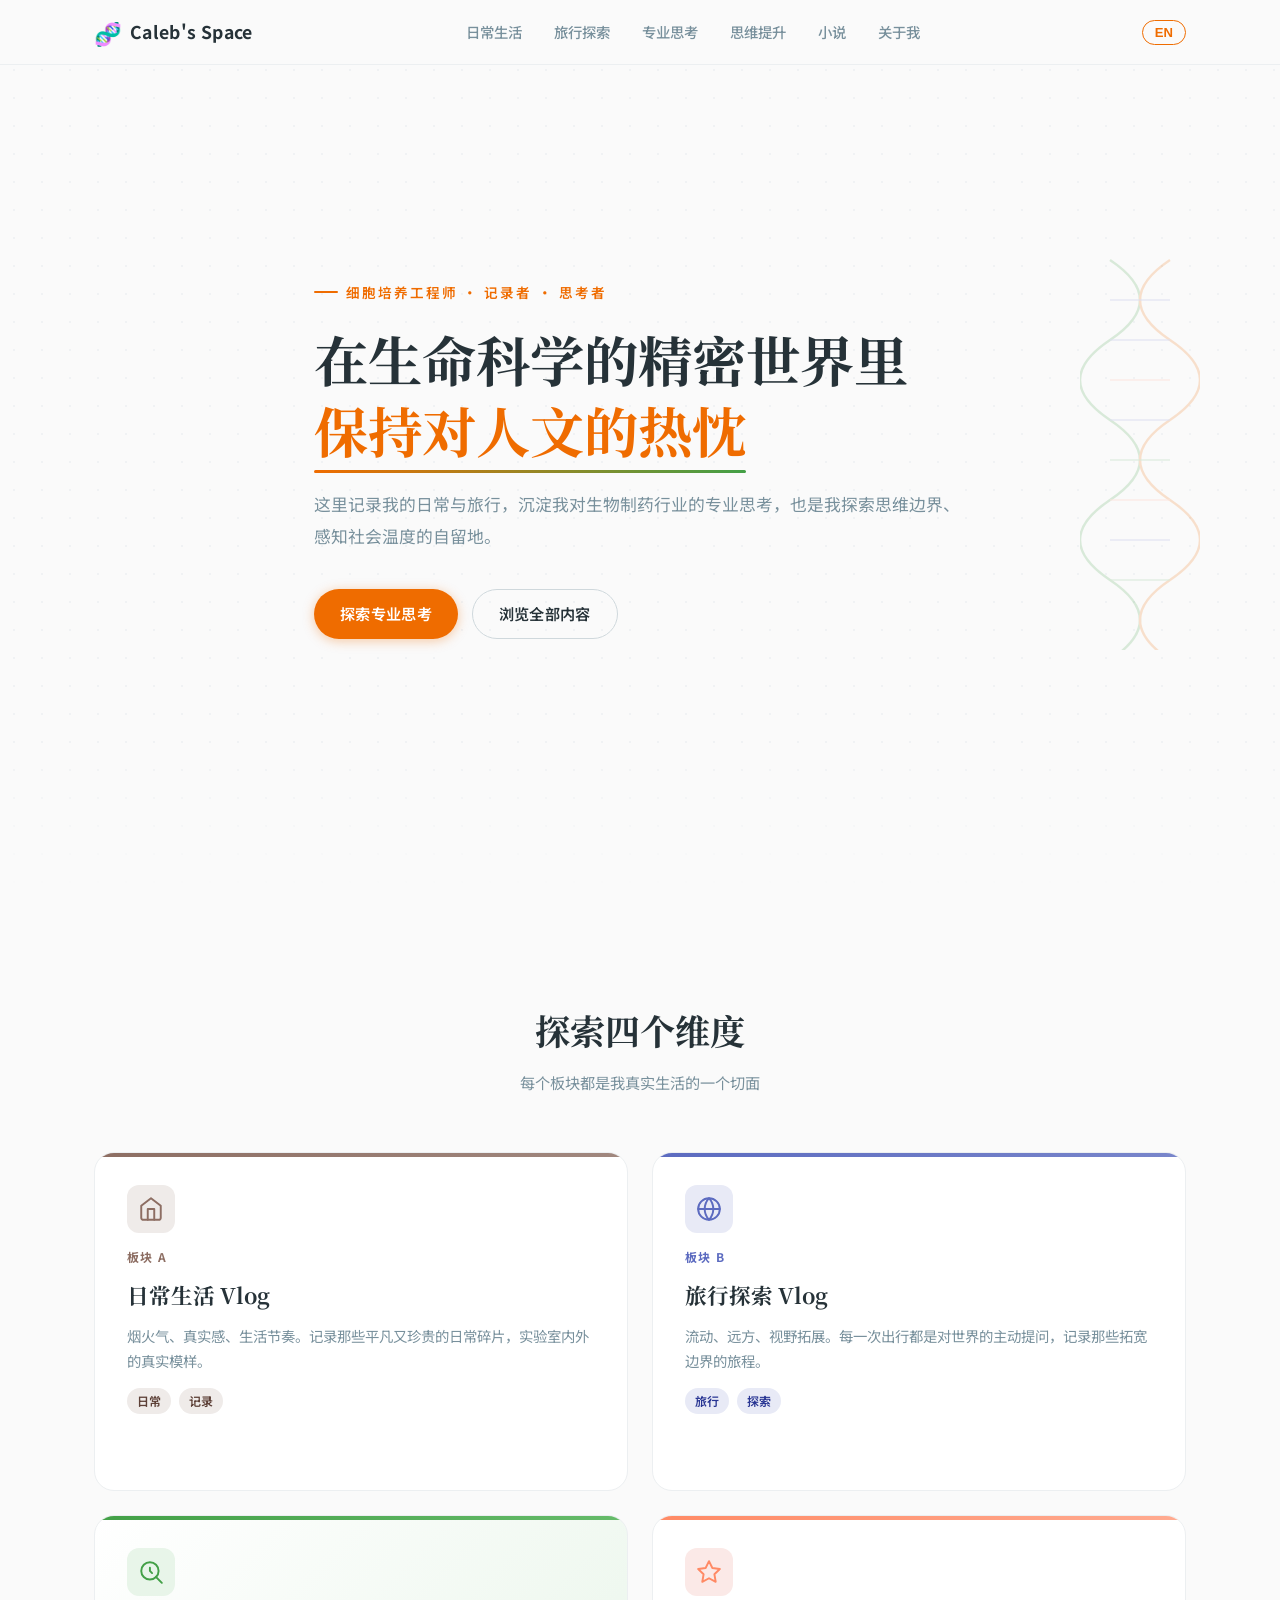
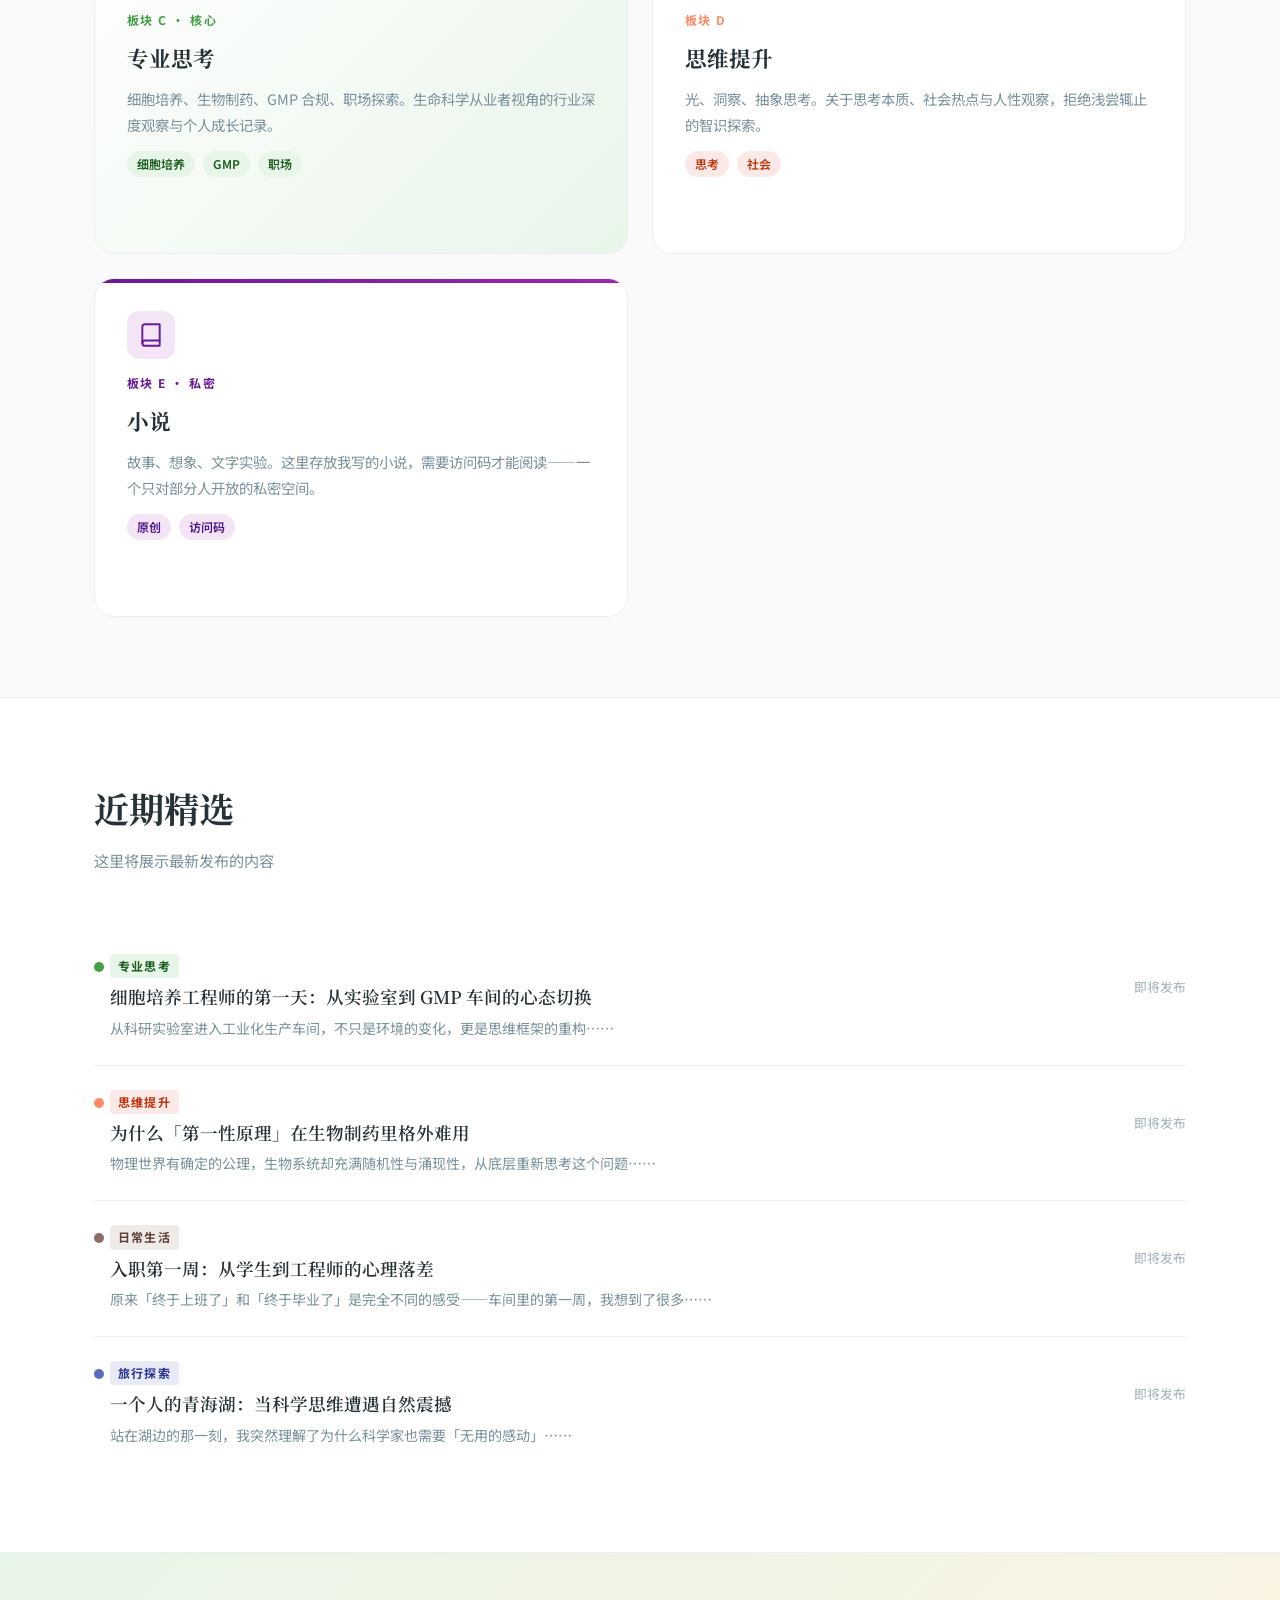
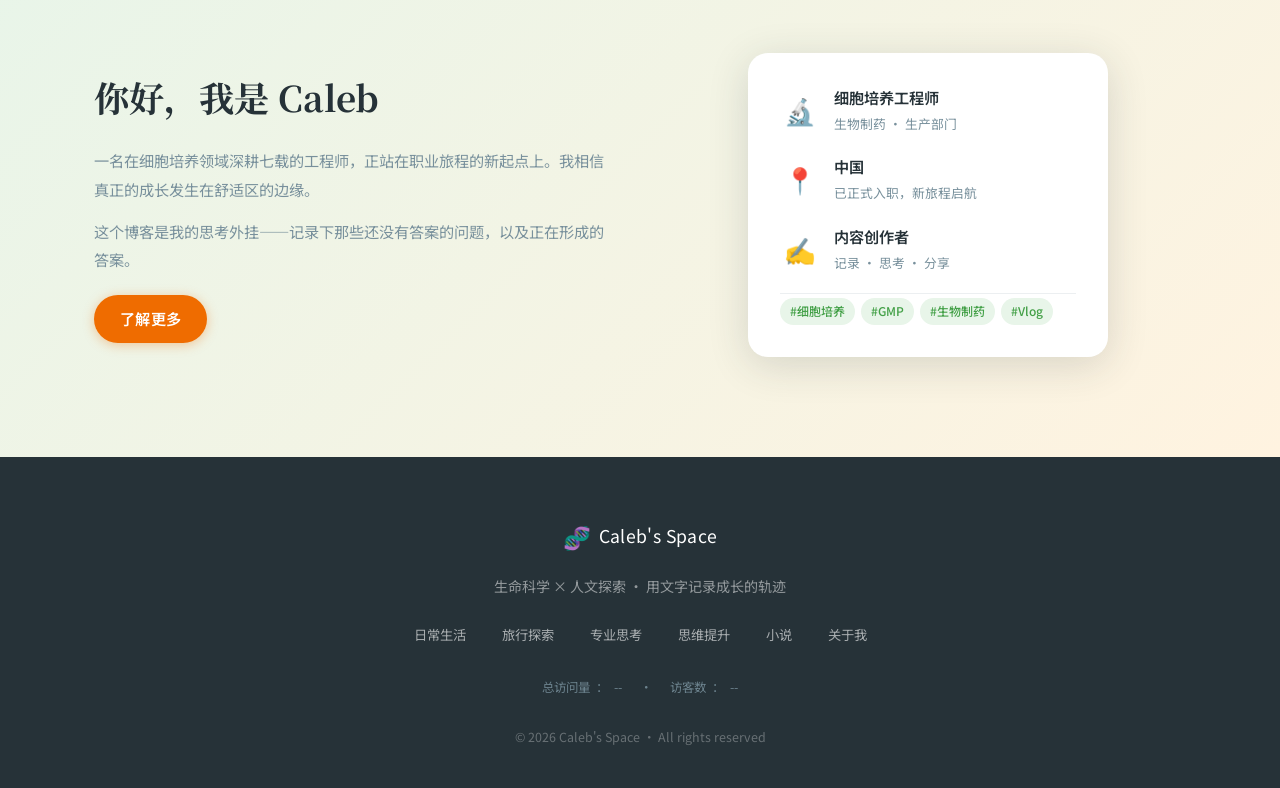
<file: index.html>
<!DOCTYPE html>
<html lang="zh-CN">
<head>
  <meta charset="UTF-8" />
  <meta name="viewport" content="width=device-width, initial-scale=1.0" />
  <title>Caleb's Space — 生命科学 × 人文探索</title>
  <link rel="preconnect" href="https://fonts.googleapis.com" />
  <link rel="preconnect" href="https://fonts.gstatic.com" crossorigin />
  <link href="https://fonts.googleapis.com/css2?family=Noto+Serif+SC:wght@400;600;700&family=Noto+Sans+SC:wght@300;400;500;700&display=swap" rel="stylesheet" />
  <link rel="stylesheet" href="css/main.css" />
  <style>
    /* ---- Language Toggle Button ---- */
    #lang-toggle {
      display: inline-flex;
      align-items: center;
      padding: 4px 12px;
      border: 1.5px solid var(--brand);
      border-radius: 20px;
      font-size: .82rem;
      font-weight: 600;
      color: var(--brand);
      background: transparent;
      cursor: pointer;
      transition: background .2s, color .2s;
      margin-left: 8px;
      white-space: nowrap;
      flex-shrink: 0;
    }
    #lang-toggle:hover {
      background: var(--brand);
      color: #fff;
    }
    /* ---- Visitor stats (Vercount) in footer ---- */
    .footer-stats {
      font-size: .78rem;
      color: var(--text-tertiary, #78909C);
      margin: 6px 0 0;
      opacity: .85;
    }
    .footer-stats span {
      margin: 0 6px;
    }
  </style>
</head>
<body>

  <!-- ======= HEADER / NAV ======= -->
  <header class="site-header" id="site-header">
    <div class="container nav-inner">
      <a href="index.html" class="logo">
        <span class="logo-icon">🧬</span>
        <span class="logo-text">Caleb's Space</span>
      </a>
      <nav class="main-nav" id="main-nav">
        <a href="life.html"         class="nav-link nav-life"
           data-zh="日常生活" data-en="Daily Life">日常生活</a>
        <a href="travel.html"       class="nav-link nav-travel"
           data-zh="旅行探索" data-en="Travel">旅行探索</a>
        <a href="professional.html" class="nav-link nav-pro"
           data-zh="专业思考" data-en="Professional">专业思考</a>
        <a href="thinking.html"     class="nav-link nav-think"
           data-zh="思维提升" data-en="Thinking">思维提升</a>
        <a href="novel.html"        class="nav-link nav-novel"
           data-zh="小说" data-en="Novel">小说</a>
        <a href="about.html"        class="nav-link nav-about"
           data-zh="关于我" data-en="About">关于我</a>
      </nav>
      <!-- Language toggle -->
      <button id="lang-toggle" title="Switch to English" aria-label="切换语言">EN</button>
      <button class="hamburger" id="hamburger" aria-label="菜单">
        <span></span><span></span><span></span>
      </button>
    </div>
  </header>

  <!-- ======= HERO ======= -->
  <section class="hero">
    <div class="hero-bg-grid"></div>
    <div class="container hero-content">
      <p class="hero-eyebrow"
         data-zh="细胞培养工程师 · 记录者 · 思考者"
         data-en="Cell Culture Engineer · Creator · Thinker">细胞培养工程师 · 记录者 · 思考者</p>
      <h1 class="hero-title">
        <span data-zh="在生命科学的精密世界里" data-en="In the Precise World of Life Sciences">在生命科学的精密世界里</span><br>
        <span class="hero-highlight"
              data-zh="保持对人文的热忱"
              data-en="Keeping Passion for Humanities">保持对人文的热忱</span>
      </h1>
      <p class="hero-desc"
         data-zh="这里记录我的日常与旅行，沉淀我对生物制药行业的专业思考，也是我探索思维边界、感知社会温度的自留地。"
         data-en="Here I document my daily life and travels, share professional insights on biopharma, and explore the boundaries of thought and society.">
        这里记录我的日常与旅行，沉淀我对生物制药行业的专业思考，<br class="desktop-br"/>
        也是我探索思维边界、感知社会温度的自留地。
      </p>
      <div class="hero-cta">
        <a href="professional.html" class="btn btn-primary"
           data-zh="探索专业思考" data-en="Explore Professional">探索专业思考</a>
        <a href="#sections" class="btn btn-ghost"
           data-zh="浏览全部内容" data-en="Browse All">浏览全部内容</a>
      </div>
    </div>
    <div class="hero-dna">
      <svg viewBox="0 0 120 400" fill="none" xmlns="http://www.w3.org/2000/svg" aria-hidden="true">
        <g opacity="0.18">
          <path d="M30 10 Q90 50 30 90 Q-30 130 30 170 Q90 210 30 250 Q-30 290 30 330 Q90 370 30 410" stroke="#43A047" stroke-width="2.5" fill="none"/>
          <path d="M90 10 Q30 50 90 90 Q150 130 90 170 Q30 210 90 250 Q150 290 90 330 Q30 370 90 410" stroke="#EF6C00" stroke-width="2.5" fill="none"/>
          <line x1="30" y1="50"  x2="90" y2="50"  stroke="#5C6BC0" stroke-width="1.5" opacity="0.7"/>
          <line x1="30" y1="90"  x2="90" y2="90"  stroke="#5C6BC0" stroke-width="1.5" opacity="0.7"/>
          <line x1="30" y1="130" x2="90" y2="130" stroke="#FF8A65" stroke-width="1.5" opacity="0.7"/>
          <line x1="30" y1="170" x2="90" y2="170" stroke="#5C6BC0" stroke-width="1.5" opacity="0.7"/>
          <line x1="30" y1="210" x2="90" y2="210" stroke="#43A047" stroke-width="1.5" opacity="0.7"/>
          <line x1="30" y1="250" x2="90" y2="250" stroke="#FF8A65" stroke-width="1.5" opacity="0.7"/>
          <line x1="30" y1="290" x2="90" y2="290" stroke="#5C6BC0" stroke-width="1.5" opacity="0.7"/>
          <line x1="30" y1="330" x2="90" y2="330" stroke="#43A047" stroke-width="1.5" opacity="0.7"/>
        </g>
      </svg>
    </div>
  </section>

  <!-- ======= FOUR SECTIONS ======= -->
  <section class="sections-overview" id="sections">
    <div class="container">
      <h2 class="section-heading center"
          data-zh="探索四个维度" data-en="Four Dimensions">探索四个维度</h2>
      <p class="section-sub center"
         data-zh="每个板块都是我真实生活的一个切面"
         data-en="Each section is a facet of my real life">每个板块都是我真实生活的一个切面</p>

      <div class="cards-grid">

        <!-- A: 日常生活 -->
        <a href="life.html" class="card card-life">
          <div class="card-icon-wrap">
            <svg viewBox="0 0 24 24" fill="none" stroke="currentColor" stroke-width="1.8" stroke-linecap="round" stroke-linejoin="round"><path d="M3 9l9-7 9 7v11a2 2 0 0 1-2 2H5a2 2 0 0 1-2-2z"/><polyline points="9 22 9 12 15 12 15 22"/></svg>
          </div>
          <div class="card-label" data-zh="板块 A" data-en="Section A">板块 A</div>
          <h3 class="card-title" data-zh="日常生活 Vlog" data-en="Daily Life Vlog">日常生活 Vlog</h3>
          <p class="card-desc"
             data-zh="烟火气、真实感、生活节奏。记录那些平凡又珍贵的日常碎片，实验室内外的真实模样。"
             data-en="Warmth, authenticity, life's rhythm. Capturing everyday moments inside and outside the lab.">
            烟火气、真实感、生活节奏。记录那些平凡又珍贵的日常碎片，实验室内外的真实模样。</p>
          <div class="card-meta">
            <span class="tag tag-life" data-zh="日常" data-en="Daily">日常</span>
            <span class="tag tag-life" data-zh="记录" data-en="Record">记录</span>
          </div>
          <div class="card-arrow">→</div>
        </a>

        <!-- B: 旅行探索 -->
        <a href="travel.html" class="card card-travel">
          <div class="card-icon-wrap">
            <svg viewBox="0 0 24 24" fill="none" stroke="currentColor" stroke-width="1.8" stroke-linecap="round" stroke-linejoin="round"><circle cx="12" cy="12" r="10"/><line x1="2" y1="12" x2="22" y2="12"/><path d="M12 2a15.3 15.3 0 0 1 4 10 15.3 15.3 0 0 1-4 10 15.3 15.3 0 0 1-4-10 15.3 15.3 0 0 1 4-10z"/></svg>
          </div>
          <div class="card-label" data-zh="板块 B" data-en="Section B">板块 B</div>
          <h3 class="card-title" data-zh="旅行探索 Vlog" data-en="Travel Vlog">旅行探索 Vlog</h3>
          <p class="card-desc"
             data-zh="流动、远方、视野拓展。每一次出行都是对世界的主动提问，记录那些拓宽边界的旅程。"
             data-en="Flow, horizons, expanded perspectives. Every journey is an active question posed to the world.">
            流动、远方、视野拓展。每一次出行都是对世界的主动提问，记录那些拓宽边界的旅程。</p>
          <div class="card-meta">
            <span class="tag tag-travel" data-zh="旅行" data-en="Travel">旅行</span>
            <span class="tag tag-travel" data-zh="探索" data-en="Explore">探索</span>
          </div>
          <div class="card-arrow">→</div>
        </a>

        <!-- C: 专业思考 -->
        <a href="professional.html" class="card card-pro">
          <div class="card-icon-wrap">
            <svg viewBox="0 0 24 24" fill="none" stroke="currentColor" stroke-width="1.8" stroke-linecap="round" stroke-linejoin="round"><circle cx="11" cy="11" r="8"/><path d="M11 8v3l2 2"/><line x1="16.5" y1="16.5" x2="22" y2="22"/></svg>
          </div>
          <div class="card-label" data-zh="板块 C · 核心" data-en="Section C · Core">板块 C · 核心</div>
          <h3 class="card-title" data-zh="专业思考" data-en="Professional Insights">专业思考</h3>
          <p class="card-desc"
             data-zh="细胞培养、生物制药、GMP 合规、职场探索。生命科学从业者视角的行业深度观察与个人成长记录。"
             data-en="Cell culture, biopharma, GMP compliance, career exploration. Deep industry observations from a life sciences practitioner.">
            细胞培养、生物制药、GMP 合规、职场探索。生命科学从业者视角的行业深度观察与个人成长记录。</p>
          <div class="card-meta">
            <span class="tag tag-pro">细胞培养</span>
            <span class="tag tag-pro">GMP</span>
            <span class="tag tag-pro" data-zh="职场" data-en="Career">职场</span>
          </div>
          <div class="card-arrow">→</div>
        </a>

        <!-- D: 思维提升 -->
        <a href="thinking.html" class="card card-think">
          <div class="card-icon-wrap">
            <svg viewBox="0 0 24 24" fill="none" stroke="currentColor" stroke-width="1.8" stroke-linecap="round" stroke-linejoin="round"><polygon points="12 2 15.09 8.26 22 9.27 17 14.14 18.18 21.02 12 17.77 5.82 21.02 7 14.14 2 9.27 8.91 8.26 12 2"/></svg>
          </div>
          <div class="card-label" data-zh="板块 D" data-en="Section D">板块 D</div>
          <h3 class="card-title" data-zh="思维提升" data-en="Deep Thinking">思维提升</h3>
          <p class="card-desc"
             data-zh="光、洞察、抽象思考。关于思考本质、社会热点与人性观察，拒绝浅尝辄止的智识探索。"
             data-en="Light, insight, abstract thought. On the nature of thinking, social phenomena, and human observation.">
            光、洞察、抽象思考。关于思考本质、社会热点与人性观察，拒绝浅尝辄止的智识探索。</p>
          <div class="card-meta">
            <span class="tag tag-think" data-zh="思考" data-en="Thinking">思考</span>
            <span class="tag tag-think" data-zh="社会" data-en="Society">社会</span>
          </div>
          <div class="card-arrow">→</div>
        </a>

        <!-- E: 小说（私密板块，需访问码） -->
        <a href="novel.html" class="card card-novel">
          <div class="card-icon-wrap">
            <svg viewBox="0 0 24 24" fill="none" stroke="currentColor" stroke-width="1.8" stroke-linecap="round" stroke-linejoin="round"><path d="M4 19.5A2.5 2.5 0 0 1 6.5 17H20"/><path d="M6.5 2H20v20H6.5A2.5 2.5 0 0 1 4 19.5v-15A2.5 2.5 0 0 1 6.5 2z"/></svg>
          </div>
          <div class="card-label" data-zh="板块 E · 私密" data-en="Section E · Private">板块 E · 私密</div>
          <h3 class="card-title" data-zh="小说" data-en="Novel">小说</h3>
          <p class="card-desc"
             data-zh="故事、想象、文字实验。这里存放我写的小说，需要访问码才能阅读——一个只对部分人开放的私密空间。"
             data-en="Stories, imagination, wordplay. My novel writings live here, accessible by access code only — a private space for invited readers.">
            故事、想象、文字实验。这里存放我写的小说，需要访问码才能阅读——一个只对部分人开放的私密空间。</p>
          <div class="card-meta">
            <span class="tag tag-novel" data-zh="原创" data-en="Original">原创</span>
            <span class="tag tag-novel" data-zh="访问码" data-en="Access Code">访问码</span>
          </div>
          <div class="card-arrow">→</div>
        </a>

      </div>
    </div>
  </section>

  <!-- ======= FEATURED ARTICLES ======= -->
  <section class="featured">
    <div class="container">
      <h2 class="section-heading"
          data-zh="近期精选" data-en="Featured Posts">近期精选</h2>
      <p class="section-sub"
         data-zh="这里将展示最新发布的内容"
         data-en="Latest content will appear here">这里将展示最新发布的内容</p>
      <div class="posts-list">

        <article class="post-row post-pro">
          <div class="post-cat-dot"></div>
          <div class="post-info">
            <span class="post-cat-label cat-pro"
                  data-zh="专业思考" data-en="Professional">专业思考</span>
            <a href="professional.html" class="post-title"
               data-zh="细胞培养工程师的第一天：从实验室到 GMP 车间的心态切换"
               data-en="Day One as a Cell Culture Engineer: From Lab Bench to GMP Manufacturing">
              细胞培养工程师的第一天：从实验室到 GMP 车间的心态切换</a>
            <p class="post-excerpt"
               data-zh="从科研实验室进入工业化生产车间，不只是环境的变化，更是思维框架的重构……"
               data-en="Moving from a research lab to an industrial GMP facility is not just a change of environment, but a reconstruction of mental frameworks…">
              从科研实验室进入工业化生产车间，不只是环境的变化，更是思维框架的重构……</p>
          </div>
          <div class="post-date"
               data-zh="即将发布" data-en="Coming soon">即将发布</div>
        </article>

        <article class="post-row post-think">
          <div class="post-cat-dot"></div>
          <div class="post-info">
            <span class="post-cat-label cat-think"
                  data-zh="思维提升" data-en="Deep Thinking">思维提升</span>
            <a href="thinking.html" class="post-title"
               data-zh="为什么「第一性原理」在生物制药里格外难用"
               data-en="Why 'First Principles' Are Especially Hard to Apply in Biopharma">
              为什么「第一性原理」在生物制药里格外难用</a>
            <p class="post-excerpt"
               data-zh="物理世界有确定的公理，生物系统却充满随机性与涌现性，从底层重新思考这个问题……"
               data-en="The physical world has definite axioms, but biological systems are full of randomness and emergence…">
              物理世界有确定的公理，生物系统却充满随机性与涌现性，从底层重新思考这个问题……</p>
          </div>
          <div class="post-date"
               data-zh="即将发布" data-en="Coming soon">即将发布</div>
        </article>

        <article class="post-row post-life">
          <div class="post-cat-dot"></div>
          <div class="post-info">
            <span class="post-cat-label cat-life"
                  data-zh="日常生活" data-en="Daily Life">日常生活</span>
            <a href="life.html" class="post-title"
               data-zh="入职第一周：从学生到工程师的心理落差"
               data-en="First Week on the Job: The Mental Shift from Student to Engineer">
              入职第一周：从学生到工程师的心理落差</a>
            <p class="post-excerpt"
               data-zh="原来「终于上班了」和「终于毕业了」是完全不同的感受——车间里的第一周，我想到了很多……"
               data-en="'Finally working' turned out to feel nothing like 'finally graduated' — my first week on the floor gave me a lot to think about…">
              原来「终于上班了」和「终于毕业了」是完全不同的感受——车间里的第一周，我想到了很多……</p>
          </div>
          <div class="post-date"
               data-zh="即将发布" data-en="Coming soon">即将发布</div>
        </article>

        <article class="post-row post-travel">
          <div class="post-cat-dot"></div>
          <div class="post-info">
            <span class="post-cat-label cat-travel"
                  data-zh="旅行探索" data-en="Travel">旅行探索</span>
            <a href="travel.html" class="post-title"
               data-zh="一个人的青海湖：当科学思维遭遇自然震撼"
               data-en="Qinghai Lake Solo: When Scientific Thinking Meets Awe of Nature">
              一个人的青海湖：当科学思维遭遇自然震撼</a>
            <p class="post-excerpt"
               data-zh="站在湖边的那一刻，我突然理解了为什么科学家也需要「无用的感动」……"
               data-en="Standing by the lake, I suddenly understood why scientists also need 'useless wonder'…">
              站在湖边的那一刻，我突然理解了为什么科学家也需要"无用的感动"……</p>
          </div>
          <div class="post-date"
               data-zh="即将发布" data-en="Coming soon">即将发布</div>
        </article>

      </div>
    </div>
  </section>

  <!-- ======= ABOUT STRIP ======= -->
  <section class="about-strip">
    <div class="container about-inner">
      <div class="about-text">
        <h2 class="about-title"
            data-zh="你好，我是 Caleb"
            data-en="Hi, I'm Caleb">你好，我是 Caleb</h2>
        <p data-zh="一名在细胞培养领域深耕七载的工程师，正站在职业旅程的新起点上。我相信真正的成长发生在舒适区的边缘。"
           data-en="A cell culture engineer with seven years of experience, standing at a new starting point. Real growth happens at the edge of the comfort zone.">
          一名在细胞培养领域深耕七载的工程师，正站在职业旅程的新起点上。我相信真正的成长发生在舒适区的边缘。</p>
        <p data-zh="这个博客是我的思考外挂——记录下那些还没有答案的问题，以及正在形成的答案。"
           data-en="This blog is my external brain — recording questions without answers yet, and answers still forming.">
          这个博客是我的思考外挂——记录下那些还没有答案的问题，以及正在形成的答案。</p>
        <a href="about.html" class="btn btn-primary"
           data-zh="了解更多" data-en="Learn More">了解更多</a>
      </div>
      <div class="about-card-wrap">
        <div class="about-badge-card">
          <div class="badge-row">
            <span class="badge-icon">🔬</span>
            <div>
              <div class="badge-title"
                   data-zh="细胞培养工程师"
                   data-en="Cell Culture Engineer">细胞培养工程师</div>
              <div class="badge-sub"
                   data-zh="生物制药 · 生产部门"
                   data-en="Biopharma · Manufacturing">生物制药 · 生产部门</div>
            </div>
          </div>
          <div class="badge-row">
            <span class="badge-icon">📍</span>
            <div>
              <div class="badge-title" data-zh="中国" data-en="China">中国</div>
              <div class="badge-sub"
                   data-zh="已正式入职，新旅程启航"
                   data-en="Officially onboard, journey begins">已正式入职，新旅程启航</div>
            </div>
          </div>
          <div class="badge-row">
            <span class="badge-icon">✍️</span>
            <div>
              <div class="badge-title"
                   data-zh="内容创作者"
                   data-en="Content Creator">内容创作者</div>
              <div class="badge-sub"
                   data-zh="记录 · 思考 · 分享"
                   data-en="Document · Think · Share">记录 · 思考 · 分享</div>
            </div>
          </div>
          <div class="badge-tags">
            <span class="badge-tag">#细胞培养</span>
            <span class="badge-tag">#GMP</span>
            <span class="badge-tag">#生物制药</span>
            <span class="badge-tag">#Vlog</span>
          </div>
        </div>
      </div>
    </div>
  </section>

  <!-- ======= FOOTER ======= -->
  <footer class="site-footer">
    <div class="container footer-inner">
      <div class="footer-brand">
        <span class="logo-icon">🧬</span>
        <span class="logo-text">Caleb's Space</span>
      </div>
      <p class="footer-desc"
         data-zh="生命科学 × 人文探索 · 用文字记录成长的轨迹"
         data-en="Life Science × Humanities · Documenting Growth Through Writing">生命科学 × 人文探索 · 用文字记录成长的轨迹</p>
      <div class="footer-links">
        <a href="life.html"         data-zh="日常生活" data-en="Daily Life">日常生活</a>
        <a href="travel.html"       data-zh="旅行探索" data-en="Travel">旅行探索</a>
        <a href="professional.html" data-zh="专业思考" data-en="Professional">专业思考</a>
        <a href="thinking.html"     data-zh="思维提升" data-en="Thinking">思维提升</a>
        <a href="novel.html"        data-zh="小说" data-en="Novel">小说</a>
        <a href="about.html"        data-zh="关于我" data-en="About">关于我</a>
      </div>
      <!-- 访问统计（Vercount） -->
      <p class="footer-stats">
        <span id="busuanzi_container_site_pv">
          <span data-zh="总访问量" data-en="Total Views">总访问量</span>：<span id="busuanzi_value_site_pv">--</span>
        </span>
        &nbsp;·&nbsp;
        <span id="busuanzi_container_site_uv">
          <span data-zh="访客数" data-en="Visitors">访客数</span>：<span id="busuanzi_value_site_uv">--</span>
        </span>
      </p>
      <p class="footer-copy">© 2026 Caleb's Space · All rights reserved</p>
    </div>
  </footer>

  <!-- Vercount 统计脚本（无需注册，自动生效） -->
  <script defer src="https://events.vercount.one/js"></script>
  <script src="js/main.js"></script>
</body>
</html>
</file>
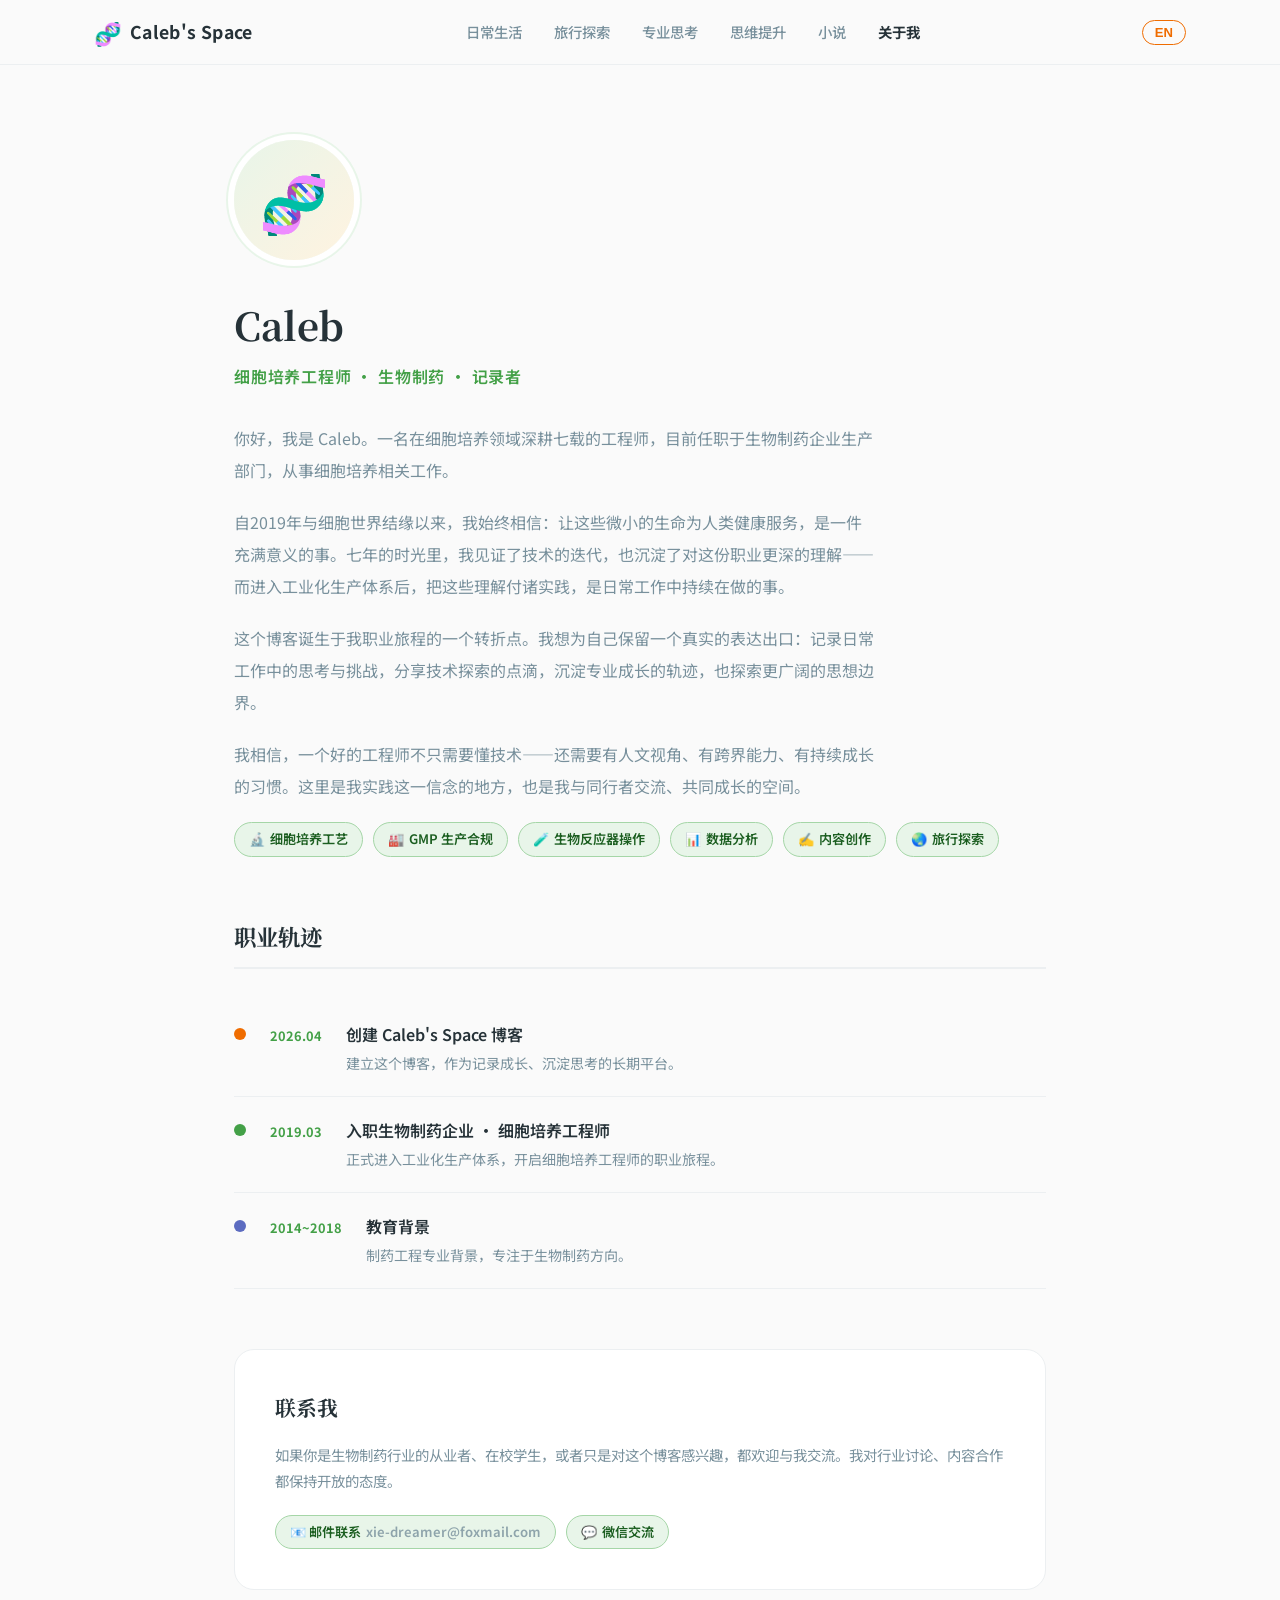
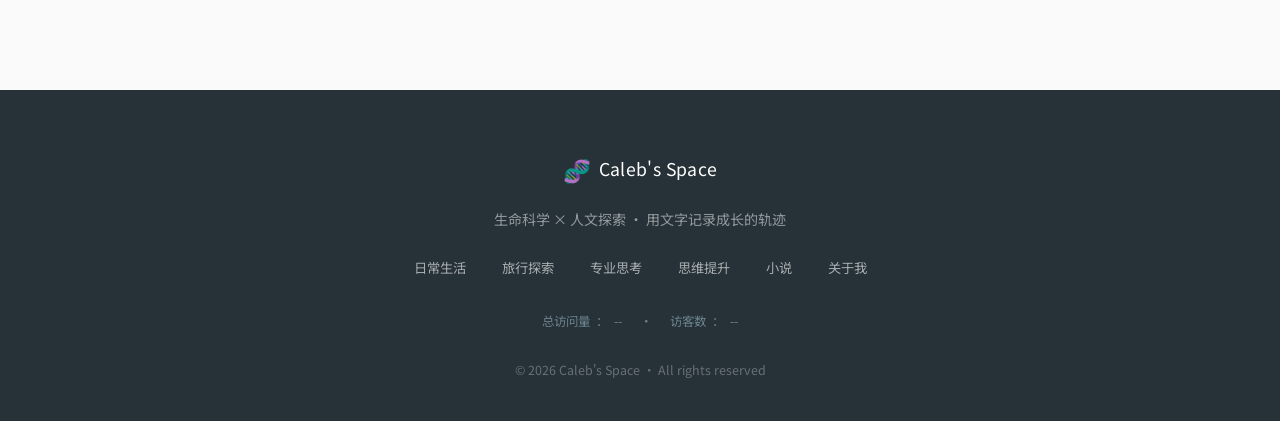
<file: about.html>
<!DOCTYPE html>
<html lang="zh-CN">
<head>
  <meta charset="UTF-8" />
  <meta name="viewport" content="width=device-width, initial-scale=1.0" />
  <title>关于我 — Caleb's Space</title>
  <link rel="preconnect" href="https://fonts.googleapis.com" />
  <link rel="preconnect" href="https://fonts.gstatic.com" crossorigin />
  <link href="https://fonts.googleapis.com/css2?family=Noto+Serif+SC:wght@400;600;700&family=Noto+Sans+SC:wght@300;400;500;700&display=swap" rel="stylesheet" />
  <link rel="stylesheet" href="css/main.css" />
  <link rel="stylesheet" href="css/pro.css" />
  <style>
    #lang-toggle {
      display: inline-flex; align-items: center;
      padding: 4px 12px; border: 1.5px solid var(--brand);
      border-radius: 20px; font-size: .82rem; font-weight: 600;
      color: var(--brand); background: transparent; cursor: pointer;
      transition: background .2s, color .2s; margin-left: 8px;
      white-space: nowrap; flex-shrink: 0;
    }
    #lang-toggle:hover { background: var(--brand); color: #fff; }
    .footer-stats { font-size: .78rem; color: var(--text-tertiary, #78909C); margin: 6px 0 0; opacity: .85; }
    .footer-stats span { margin: 0 6px; }
    .about-page { padding: 140px 0 100px; }
    .about-page .container { max-width: 860px; }
    .about-avatar {
      width: 120px; height: 120px; border-radius: 50%;
      background: linear-gradient(135deg, var(--pro-light), var(--brand-light));
      display: flex; align-items: center; justify-content: center;
      font-size: 3.5rem; margin-bottom: 32px;
      box-shadow: 0 0 0 6px var(--surface), 0 0 0 8px var(--pro-light);
    }
    .about-name { font-family: var(--font-serif); font-size: 2.4rem; font-weight: 700; color: var(--text-primary); margin-bottom: 6px; }
    .about-role { font-size: 1rem; color: var(--pro); font-weight: 600; letter-spacing: .05em; margin-bottom: 32px; }
    .about-bio { font-size: 1rem; color: var(--text-secondary); line-height: 2; max-width: 640px; margin-bottom: 20px; }
    .timeline { margin-top: 60px; }
    .timeline-title { font-family: var(--font-serif); font-size: 1.4rem; font-weight: 700; color: var(--text-primary); margin-bottom: 32px; padding-bottom: 12px; border-bottom: 2px solid var(--divider); }
    .timeline-item { display: flex; gap: 24px; padding: 20px 0; border-bottom: 1px solid var(--divider); }
    .timeline-dot { width: 12px; height: 12px; border-radius: 50%; background: var(--pro); flex-shrink: 0; margin-top: 7px; }
    .timeline-year { font-size: .8rem; font-weight: 700; color: var(--pro); min-width: 48px; padding-top: 4px; }
    .timeline-content h4 { font-weight: 600; color: var(--text-primary); margin-bottom: 4px; }
    .timeline-content p { font-size: .88rem; color: var(--text-secondary); line-height: 1.7; }
    .contact-section { margin-top: 60px; padding: 40px; background: var(--surface); border-radius: var(--radius-lg); border: 1.5px solid var(--divider); }
    .contact-title { font-family: var(--font-serif); font-size: 1.3rem; font-weight: 700; color: var(--text-primary); margin-bottom: 16px; }
    .contact-desc { font-size: .9rem; color: var(--text-secondary); line-height: 1.85; margin-bottom: 20px; }
  </style>
</head>
<body>

  <header class="site-header" id="site-header">
    <div class="container nav-inner">
      <a href="index.html" class="logo">
        <span class="logo-icon">🧬</span>
        <span class="logo-text">Caleb's Space</span>
      </a>
      <nav class="main-nav" id="main-nav">
        <a href="life.html"         class="nav-link nav-life"   data-zh="日常生活" data-en="Daily Life">日常生活</a>
        <a href="travel.html"       class="nav-link nav-travel" data-zh="旅行探索" data-en="Travel">旅行探索</a>
        <a href="professional.html" class="nav-link nav-pro"    data-zh="专业思考" data-en="Professional">专业思考</a>
        <a href="thinking.html"     class="nav-link nav-think"  data-zh="思维提升" data-en="Thinking">思维提升</a>
        <a href="novel.html"        class="nav-link nav-novel"  data-zh="小说"    data-en="Novel">小说</a>
        <a href="about.html"        class="nav-link nav-about"  data-zh="关于我"   data-en="About">关于我</a>
      </nav>
      <button id="lang-toggle" title="Switch to English" aria-label="切换语言">EN</button>
      <button class="hamburger" id="hamburger" aria-label="菜单">
        <span></span><span></span><span></span>
      </button>
    </div>
  </header>

  <section class="about-page">
    <div class="container">
      <div class="about-avatar">🧬</div>
      <h1 class="about-name">Caleb</h1>
      <p class="about-role"
         data-zh="细胞培养工程师 · 生物制药 · 记录者"
         data-en="Cell Culture Engineer · Biopharma · Creator">细胞培养工程师 · 生物制药 · 记录者</p>

      <p class="about-bio"
         data-zh="你好，我是 Caleb。一名在细胞培养领域深耕七载的工程师，目前任职于生物制药企业生产部门，从事细胞培养相关工作。"
         data-en="Hi, I'm Caleb — a cell culture engineer with seven years of experience, currently working in the manufacturing department of a biopharmaceutical company, focusing on cell culture-related work.">
        你好，我是 Caleb。一名在细胞培养领域深耕七载的工程师，目前任职于生物制药企业生产部门，从事细胞培养相关工作。
      </p>
      <p class="about-bio"
         data-zh="自2019年与细胞世界结缘以来，我始终相信：让这些微小的生命为人类健康服务，是一件充满意义的事。七年的时光里，我见证了技术的迭代，也沉淀了对这份职业更深的理解——而进入工业化生产体系后，把这些理解付诸实践，是日常工作中持续在做的事。"
         data-en="Since falling in love with the cellular world in 2019, I've always believed: letting these tiny life forms serve human health is deeply meaningful. Over seven years, I've witnessed technological iteration and deepened my understanding of this profession — and after entering the industrial production system, putting these insights into practice has become an ongoing part of my daily work.">
        自2019年与细胞世界结缘以来，我始终相信：让这些微小的生命为人类健康服务，是一件充满意义的事。
        七年的时光里，我见证了技术的迭代，也沉淀了对这份职业更深的理解——而进入工业化生产体系后，把这些理解付诸实践，是日常工作中持续在做的事。
      </p>
      <p class="about-bio"
         data-zh="这个博客诞生于我职业旅程的一个转折点。我想为自己保留一个真实的表达出口：记录日常工作中的思考与挑战，分享技术探索的点滴，沉淀专业成长的轨迹，也探索更广阔的思想边界。"
         data-en="This blog was born at a turning point in my career journey. I wanted a genuine outlet: recording thoughts and challenges from daily work, sharing glimpses of technical exploration, distilling the path of professional growth, and pushing into wider intellectual horizons.">
        这个博客诞生于我职业旅程的一个转折点。我想为自己保留一个真实的表达出口：
        记录日常工作中的思考与挑战，分享技术探索的点滴，沉淀专业成长的轨迹，也探索更广阔的思想边界。
      </p>
      <p class="about-bio"
         data-zh="我相信，一个好的工程师不只需要懂技术——还需要有人文视角、有跨界能力、有持续成长的习惯。这里是我实践这一信念的地方，也是我与同行者交流、共同成长的空间。"
         data-en="I believe a good engineer needs more than technical knowledge — they need a humanistic perspective, cross-domain ability, and the habit of continuous growth. This is where I put that belief into practice, and where I connect with fellow practitioners for mutual growth.">
        我相信，一个好的工程师不只需要懂技术——还需要有人文视角、有跨界能力、有持续成长的习惯。
        这里是我实践这一信念的地方，也是我与同行者交流、共同成长的空间。
      </p>

      <div class="skill-grid">
        <span class="skill-tag">🔬 <span data-zh="细胞培养工艺" data-en="Cell Culture Process">细胞培养工艺</span></span>
        <span class="skill-tag">🏭 <span data-zh="GMP 生产合规" data-en="GMP Compliance">GMP 生产合规</span></span>
        <span class="skill-tag">🧪 <span data-zh="生物反应器操作" data-en="Bioreactor Operation">生物反应器操作</span></span>
        <span class="skill-tag">📊 <span data-zh="数据分析" data-en="Data Analysis">数据分析</span></span>
        <span class="skill-tag">✍️ <span data-zh="内容创作" data-en="Content Creation">内容创作</span></span>
        <span class="skill-tag">🌏 <span data-zh="旅行探索" data-en="Travel & Exploration">旅行探索</span></span>
      </div>

      <!-- Timeline -->
      <div class="timeline reveal">
        <h2 class="timeline-title"
            data-zh="职业轨迹" data-en="Career Path">职业轨迹</h2>

        <div class="timeline-item">
          <div class="timeline-dot" style="background:var(--brand)"></div>
          <div class="timeline-year">2026.04</div>
          <div class="timeline-content">
            <h4 data-zh="创建 Caleb's Space 博客"
                data-en="Created Caleb's Space Blog">
              创建 Caleb's Space 博客</h4>
            <p data-zh="建立这个博客，作为记录成长、沉淀思考的长期平台。"
               data-en="Built this blog as a long-term platform for recording growth and distilling thoughts.">
              建立这个博客，作为记录成长、沉淀思考的长期平台。</p>
          </div>
        </div>

        <div class="timeline-item">
          <div class="timeline-dot" style="background:var(--pro)"></div>
          <div class="timeline-year">2019.03</div>
          <div class="timeline-content">
            <h4 data-zh="入职生物制药企业 · 细胞培养工程师"
                data-en="Joined Biopharma Company · Cell Culture Engineer">
              入职生物制药企业 · 细胞培养工程师</h4>
            <p data-zh="正式进入工业化生产体系，开启细胞培养工程师的职业旅程。"
               data-en="Officially joined the industrial biopharma sector, beginning the career journey as a cell culture engineer.">
              正式进入工业化生产体系，开启细胞培养工程师的职业旅程。</p>
          </div>
        </div>

        <div class="timeline-item">
          <div class="timeline-dot" style="background:var(--travel)"></div>
          <div class="timeline-year">2014~2018</div>
          <div class="timeline-content">
            <h4 data-zh="教育背景" data-en="Education">教育背景</h4>
            <p data-zh="制药工程专业背景，专注于生物制药方向。"
               data-en="Pharmaceutical engineering background, focused on biopharmaceuticals.">
              制药工程专业背景，专注于生物制药方向。</p>
          </div>
        </div>

      </div>

      <!-- Contact -->
      <div class="contact-section reveal">
        <h3 class="contact-title"
            data-zh="联系我" data-en="Get In Touch">联系我</h3>
        <p class="contact-desc"
           data-zh="如果你是生物制药行业的从业者、在校学生，或者只是对这个博客感兴趣，都欢迎与我交流。我对行业讨论、内容合作都保持开放的态度。"
           data-en="Whether you're a biopharma professional, a student, or simply interested in this blog — feel free to reach out. I'm open to industry discussions and content collaboration.">
          如果你是生物制药行业的从业者、在校学生，或者只是对这个博客感兴趣，
          都欢迎与我交流。我对行业讨论、内容合作都保持开放的态度。
        </p>
        <div class="skill-grid">
          <span class="skill-tag contact-tag">
            <span data-zh="📧 邮件联系" data-en="📧 Email">📧 邮件联系</span>
            <a href="mailto:xie-dreamer@foxmail.com" class="contact-email">xie-dreamer@foxmail.com</a>
          </span>
          <span class="skill-tag">💬 <span data-zh="微信交流" data-en="WeChat">微信交流</span></span>
        </div>
      </div>

    </div>
  </section>

  <footer class="site-footer">
    <div class="container footer-inner">
      <div class="footer-brand">
        <span class="logo-icon">🧬</span><span class="logo-text">Caleb's Space</span>
      </div>
      <p class="footer-desc"
         data-zh="生命科学 × 人文探索 · 用文字记录成长的轨迹"
         data-en="Life Science × Humanities · Documenting Growth Through Writing">
        生命科学 × 人文探索 · 用文字记录成长的轨迹</p>
      <div class="footer-links">
        <a href="life.html"         data-zh="日常生活"  data-en="Daily Life">日常生活</a>
        <a href="travel.html"       data-zh="旅行探索"  data-en="Travel">旅行探索</a>
        <a href="professional.html" data-zh="专业思考"  data-en="Professional">专业思考</a>
        <a href="thinking.html"     data-zh="思维提升"  data-en="Thinking">思维提升</a>
        <a href="novel.html"        data-zh="小说"     data-en="Novel">小说</a>
        <a href="about.html"        data-zh="关于我"    data-en="About">关于我</a>
      </div>
      <p class="footer-stats">
        <span id="busuanzi_container_site_pv">
          <span data-zh="总访问量" data-en="Total Views">总访问量</span>：<span id="busuanzi_value_site_pv">--</span>
        </span>
        &nbsp;·&nbsp;
        <span id="busuanzi_container_site_uv">
          <span data-zh="访客数" data-en="Visitors">访客数</span>：<span id="busuanzi_value_site_uv">--</span>
        </span>
      </p>
      <p class="footer-copy">© 2026 Caleb's Space · All rights reserved</p>
    </div>
  </footer>
  <script defer src="https://events.vercount.one/js"></script>
  <script src="js/main.js"></script>
</body>
</html>
</file>
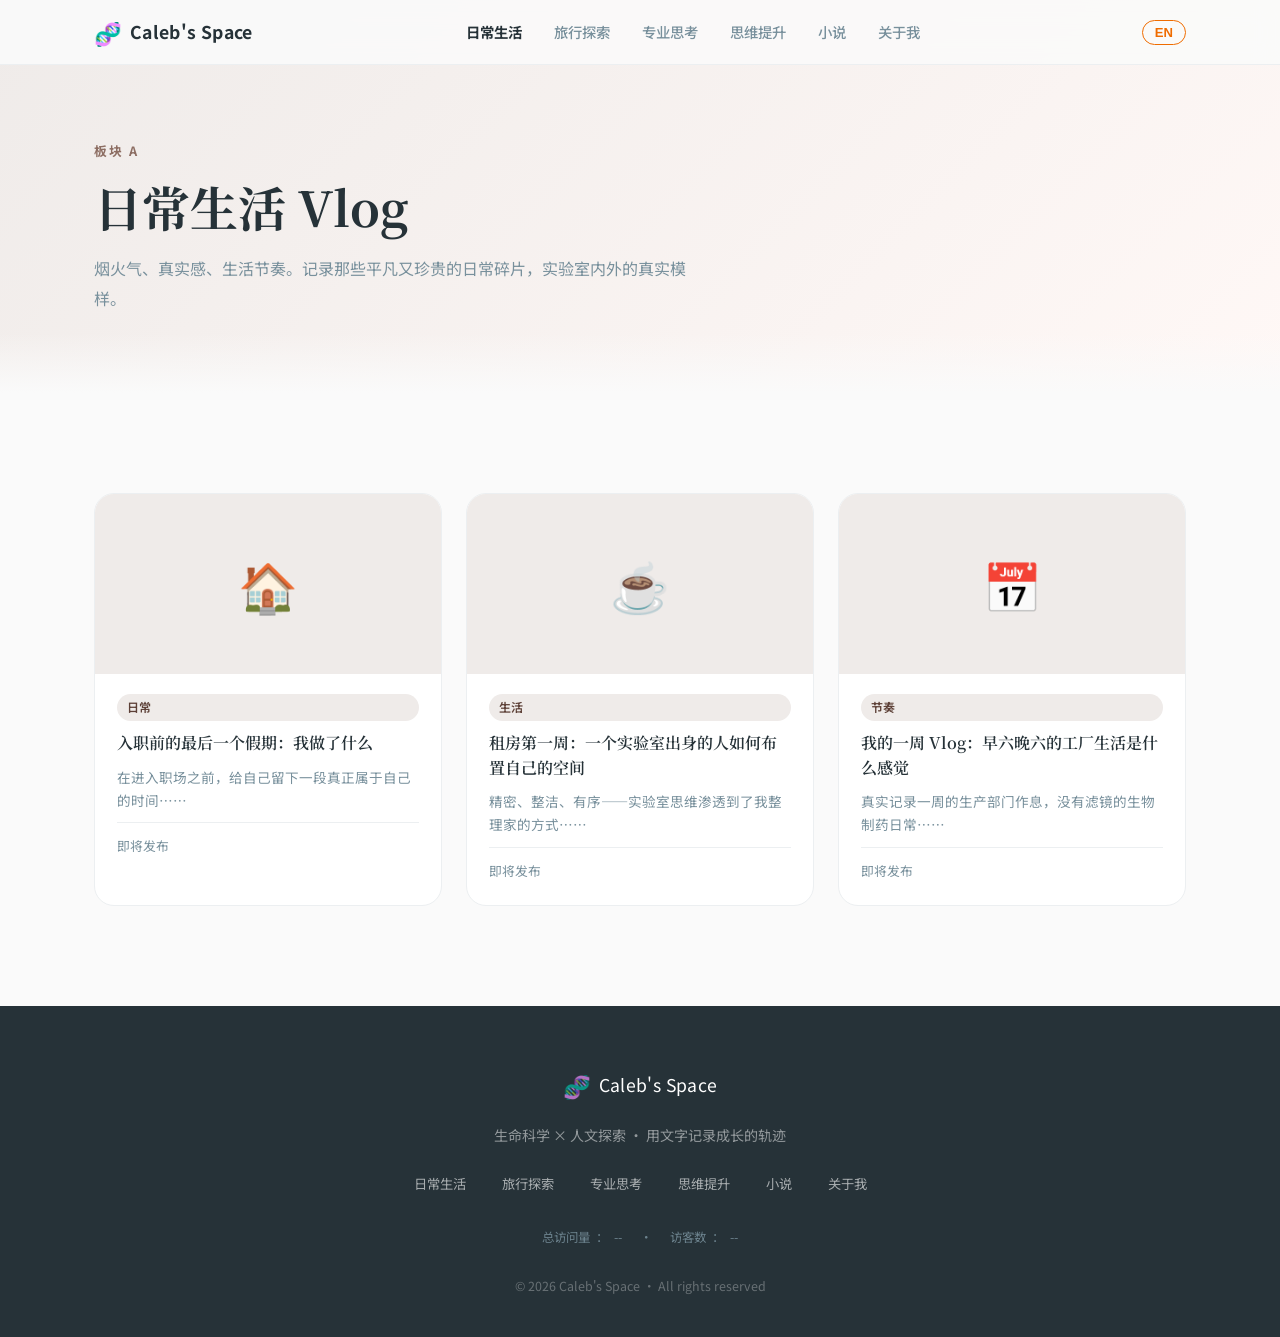
<file: life.html>
<!DOCTYPE html>
<html lang="zh-CN">
<head>
  <meta charset="UTF-8" />
  <meta name="viewport" content="width=device-width, initial-scale=1.0" />
  <title>日常生活 — Caleb's Space</title>
  <link rel="preconnect" href="https://fonts.googleapis.com" />
  <link rel="preconnect" href="https://fonts.gstatic.com" crossorigin />
  <link href="https://fonts.googleapis.com/css2?family=Noto+Serif+SC:wght@400;600;700&family=Noto+Sans+SC:wght@300;400;500;700&display=swap" rel="stylesheet" />
  <link rel="stylesheet" href="css/main.css" />
  <style>
    #lang-toggle {
      display: inline-flex; align-items: center;
      padding: 4px 12px; border: 1.5px solid var(--brand);
      border-radius: 20px; font-size: .82rem; font-weight: 600;
      color: var(--brand); background: transparent; cursor: pointer;
      transition: background .2s, color .2s; margin-left: 8px;
      white-space: nowrap; flex-shrink: 0;
    }
    #lang-toggle:hover { background: var(--brand); color: #fff; }
    .footer-stats { font-size: .78rem; color: var(--text-tertiary, #78909C); margin: 6px 0 0; opacity: .85; }
    .footer-stats span { margin: 0 6px; }
  </style>
</head>
<body>

  <header class="site-header" id="site-header">
    <div class="container nav-inner">
      <a href="index.html" class="logo">
        <span class="logo-icon">🧬</span>
        <span class="logo-text">Caleb's Space</span>
      </a>
      <nav class="main-nav" id="main-nav">
        <a href="life.html"         class="nav-link nav-life"   data-zh="日常生活" data-en="Daily Life">日常生活</a>
        <a href="travel.html"       class="nav-link nav-travel" data-zh="旅行探索" data-en="Travel">旅行探索</a>
        <a href="professional.html" class="nav-link nav-pro"    data-zh="专业思考" data-en="Professional">专业思考</a>
        <a href="thinking.html"     class="nav-link nav-think"  data-zh="思维提升" data-en="Thinking">思维提升</a>
        <a href="novel.html"        class="nav-link nav-novel"  data-zh="小说"    data-en="Novel">小说</a>
        <a href="about.html"        class="nav-link nav-about"  data-zh="关于我"   data-en="About">关于我</a>
      </nav>
      <button id="lang-toggle" title="Switch to English" aria-label="切换语言">EN</button>
      <button class="hamburger" id="hamburger" aria-label="菜单">
        <span></span><span></span><span></span>
      </button>
    </div>
  </header>

  <div class="page-hero page-hero-life">
    <div class="container">
      <p class="page-hero-eyebrow life-color" data-zh="板块 A" data-en="Section A">板块 A</p>
      <h1 class="page-hero-title" data-zh="日常生活 Vlog" data-en="Daily Life Vlog">日常生活 Vlog</h1>
      <p class="page-hero-desc"
         data-zh="烟火气、真实感、生活节奏。记录那些平凡又珍贵的日常碎片，实验室内外的真实模样。"
         data-en="Warmth, authenticity, life's rhythm. Capturing everyday moments inside and outside the lab.">
        烟火气、真实感、生活节奏。记录那些平凡又珍贵的日常碎片，实验室内外的真实模样。</p>
    </div>
  </div>

  <section class="articles-section">
    <div class="container">
      <div class="articles-grid">

        <div class="article-card reveal">
          <div class="article-card-cover article-card-cover-life">🏠</div>
          <div class="article-card-body">
            <span class="tag tag-life" data-zh="日常" data-en="Daily">日常</span>
            <h3 class="article-card-title"
                data-zh="入职前的最后一个假期：我做了什么"
                data-en="My Last Holiday Before Work: What I Did">入职前的最后一个假期：我做了什么</h3>
            <p class="article-card-excerpt"
               data-zh="在进入职场之前，给自己留下一段真正属于自己的时间……"
               data-en="Before entering the workforce, I gave myself a stretch of time that truly belonged to me…">
              在进入职场之前，给自己留下一段真正属于自己的时间……</p>
            <div class="article-card-footer">
              <span data-zh="即将发布" data-en="Coming soon">即将发布</span>
            </div>
          </div>
        </div>

        <div class="article-card reveal">
          <div class="article-card-cover article-card-cover-life">☕</div>
          <div class="article-card-body">
            <span class="tag tag-life" data-zh="生活" data-en="Life">生活</span>
            <h3 class="article-card-title"
                data-zh="租房第一周：一个实验室出身的人如何布置自己的空间"
                data-en="First Week Renting: How a Lab Person Arranges Their Space">
              租房第一周：一个实验室出身的人如何布置自己的空间</h3>
            <p class="article-card-excerpt"
               data-zh="精密、整洁、有序——实验室思维渗透到了我整理家的方式……"
               data-en="Precise, tidy, orderly — lab thinking has infiltrated the way I organise my home…">
              精密、整洁、有序——实验室思维渗透到了我整理家的方式……</p>
            <div class="article-card-footer">
              <span data-zh="即将发布" data-en="Coming soon">即将发布</span>
            </div>
          </div>
        </div>

        <div class="article-card reveal">
          <div class="article-card-cover article-card-cover-life">📅</div>
          <div class="article-card-body">
            <span class="tag tag-life" data-zh="节奏" data-en="Rhythm">节奏</span>
            <h3 class="article-card-title"
                data-zh="我的一周 Vlog：早六晚六的工厂生活是什么感觉"
                data-en="My Week Vlog: What a 6am–6pm Factory Life Feels Like">
              我的一周 Vlog：早六晚六的工厂生活是什么感觉</h3>
            <p class="article-card-excerpt"
               data-zh="真实记录一周的生产部门作息，没有滤镜的生物制药日常……"
               data-en="An unfiltered week-long record of life in a biopharma manufacturing department…">
              真实记录一周的生产部门作息，没有滤镜的生物制药日常……</p>
            <div class="article-card-footer">
              <span data-zh="即将发布" data-en="Coming soon">即将发布</span>
            </div>
          </div>
        </div>

      </div>
    </div>
  </section>

  <footer class="site-footer">
    <div class="container footer-inner">
      <div class="footer-brand">
        <span class="logo-icon">🧬</span><span class="logo-text">Caleb's Space</span>
      </div>
      <p class="footer-desc"
         data-zh="生命科学 × 人文探索 · 用文字记录成长的轨迹"
         data-en="Life Science × Humanities · Documenting Growth Through Writing">
        生命科学 × 人文探索 · 用文字记录成长的轨迹</p>
      <div class="footer-links">
        <a href="life.html"         data-zh="日常生活"  data-en="Daily Life">日常生活</a>
        <a href="travel.html"       data-zh="旅行探索"  data-en="Travel">旅行探索</a>
        <a href="professional.html" data-zh="专业思考"  data-en="Professional">专业思考</a>
        <a href="thinking.html"     data-zh="思维提升"  data-en="Thinking">思维提升</a>
        <a href="novel.html"        data-zh="小说"     data-en="Novel">小说</a>
        <a href="about.html"        data-zh="关于我"    data-en="About">关于我</a>
      </div>
      <p class="footer-stats">
        <span id="busuanzi_container_site_pv">
          <span data-zh="总访问量" data-en="Total Views">总访问量</span>：<span id="busuanzi_value_site_pv">--</span>
        </span>
        &nbsp;·&nbsp;
        <span id="busuanzi_container_site_uv">
          <span data-zh="访客数" data-en="Visitors">访客数</span>：<span id="busuanzi_value_site_uv">--</span>
        </span>
      </p>
      <p class="footer-copy">© 2026 Caleb's Space · All rights reserved</p>
    </div>
  </footer>
  <script defer src="https://events.vercount.one/js"></script>
  <script src="js/main.js"></script>
</body>
</html>
</file>
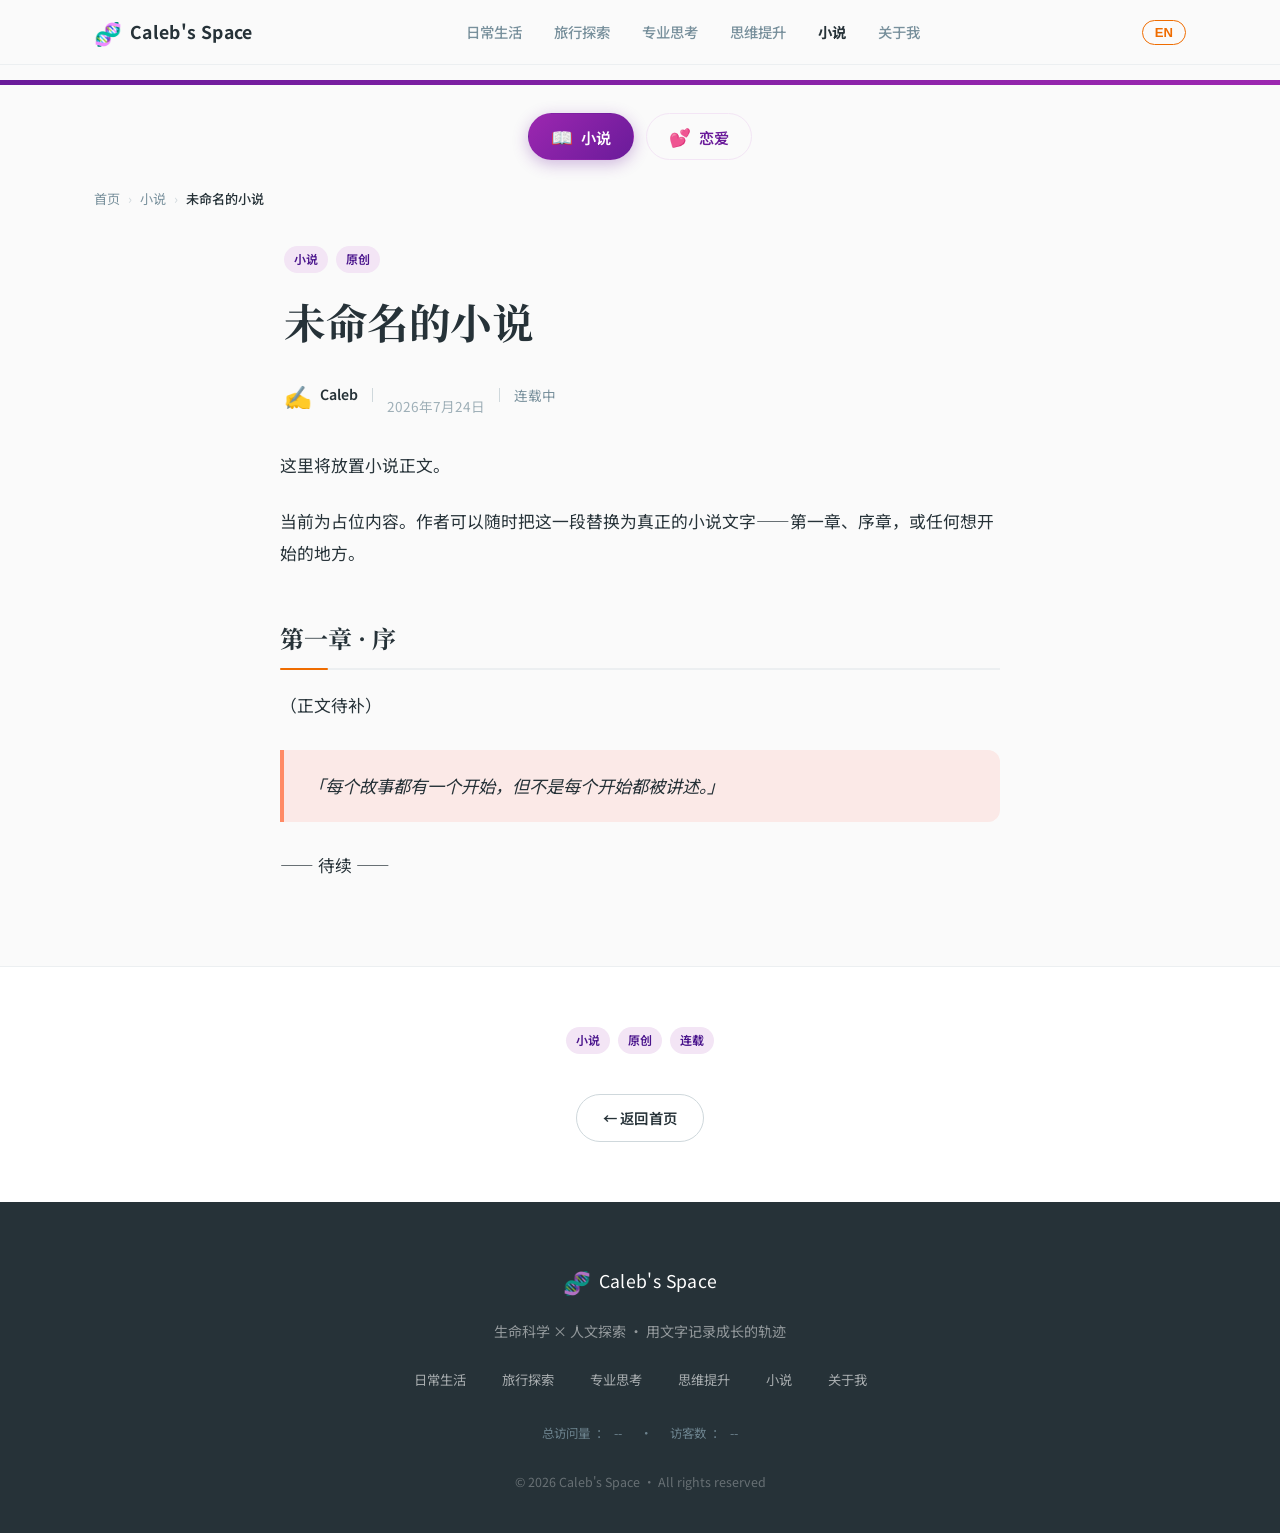
<file: novel.html>
<!DOCTYPE html>
<html lang="zh-CN">
<head>
  <meta charset="UTF-8" />
  <meta name="viewport" content="width=device-width, initial-scale=1.0" />
  <title>小说 — Caleb's Space</title>
  <link rel="preconnect" href="https://fonts.googleapis.com" />
  <link rel="preconnect" href="https://fonts.gstatic.com" crossorigin />
  <link href="https://fonts.googleapis.com/css2?family=Noto+Serif+SC:wght@400;600;700&family=Noto+Sans+SC:wght@300;400;500;700&display=swap" rel="stylesheet" />
  <link rel="stylesheet" href="css/main.css" />
  <link rel="stylesheet" href="css/post.css" />
  <style>
    /* Language Toggle Button */
    #lang-toggle {
      display: inline-flex;
      align-items: center;
      padding: 4px 12px;
      border: 1.5px solid var(--brand);
      border-radius: 20px;
      font-size: .82rem;
      font-weight: 600;
      color: var(--brand);
      background: transparent;
      cursor: pointer;
      transition: background .2s, color .2s;
      margin-left: 8px;
      white-space: nowrap;
      flex-shrink: 0;
    }
    #lang-toggle:hover {
      background: var(--brand);
      color: #fff;
    }
    /* Footer stats */
    .footer-stats {
      font-size: .78rem;
      color: var(--text-tertiary, #78909C);
      margin: 6px 0 0;
      opacity: .85;
    }
    .footer-stats span { margin: 0 6px; }

    /* Category accent bar at top */
    .post-top-bar {
      height: 5px;
      width: 100%;
    }
    .post-top-bar-novel { background: linear-gradient(to right, var(--novel), #9C27B0); }

    /* 小说板块已取消整板块访问码，仅「恋爱」分栏保留密码（每次进入重新验证） */
  </style>
</head>
<body>

  <!-- ======= HEADER / NAV ======= -->
  <header class="site-header" id="site-header">
    <div class="container nav-inner">
      <a href="index.html" class="logo">
        <span class="logo-icon">🧬</span>
        <span class="logo-text">Caleb's Space</span>
      </a>
      <nav class="main-nav" id="main-nav">
        <a href="life.html"         class="nav-link nav-life"
           data-zh="日常生活" data-en="Daily Life">日常生活</a>
        <a href="travel.html"       class="nav-link nav-travel"
           data-zh="旅行探索" data-en="Travel">旅行探索</a>
        <a href="professional.html" class="nav-link nav-pro"
           data-zh="专业思考" data-en="Professional">专业思考</a>
        <a href="thinking.html"     class="nav-link nav-think"
           data-zh="思维提升" data-en="Thinking">思维提升</a>
        <a href="novel.html"        class="nav-link nav-novel"
           data-zh="小说" data-en="Novel">小说</a>
        <a href="about.html"        class="nav-link nav-about"
           data-zh="关于我" data-en="About">关于我</a>
      </nav>
      <button id="lang-toggle" title="Switch to English" aria-label="切换语言">EN</button>
      <button class="hamburger" id="hamburger" aria-label="菜单">
        <span></span><span></span><span></span>
      </button>
    </div>
  </header>

  <!-- ======= NOVEL CONTENT ======= -->
  <main class="novel-content" id="novel-content">

    <!-- Top accent bar -->
    <div class="post-top-bar post-top-bar-novel"></div>

    <!-- 栏目切换 -->
    <div class="novel-tabs">
      <button class="novel-tab is-active" data-tab="fiction" type="button">
        <span class="novel-tab-icon">📖</span>
        <span data-zh="小说" data-en="Fiction">小说</span>
      </button>
      <button class="novel-tab" data-tab="love" type="button">
        <span class="novel-tab-icon">💕</span>
        <span data-zh="恋爱" data-en="Love">恋爱</span>
      </button>
    </div>

    <!-- 小说面板 -->
    <div class="novel-panel is-active" id="panel-fiction">

    <!-- Breadcrumb -->
    <div class="post-breadcrumb-wrap">
      <div class="container">
        <nav class="post-breadcrumb" aria-label="Breadcrumb">
          <a href="index.html"
             data-zh="首页" data-en="Home">首页</a>
          <span class="breadcrumb-sep">›</span>
          <a href="novel.html"
             data-zh="小说" data-en="Novel">小说</a>
          <span class="breadcrumb-sep">›</span>
          <span class="breadcrumb-current"
                data-zh="未命名的小说"
                data-en="Untitled Novel">未命名的小说</span>
        </nav>
      </div>
    </div>

    <!-- Article Header -->
    <div class="post-header-wrap">
      <div class="container post-header-inner">
        <div class="post-tags">
          <span class="tag tag-novel" data-zh="小说" data-en="Novel">小说</span>
          <span class="tag tag-novel" data-zh="原创" data-en="Original">原创</span>
        </div>

        <h1 class="post-title"
            data-zh="未命名的小说"
            data-en="Untitled Novel">未命名的小说</h1>

        <div class="post-meta-row">
          <div class="post-author">
            <span class="author-avatar">✍️</span>
            <span class="author-name">Caleb</span>
          </div>
          <div class="post-meta-divider"></div>
          <time class="post-date"
                datetime="2026-07-24"
                data-zh="2026年7月24日"
                data-en="July 24, 2026">2026年7月24日</time>
          <div class="post-meta-divider"></div>
          <span class="post-read-time"
                data-zh="连载中"
                data-en="Ongoing">连载中</span>
        </div>
      </div>
    </div>

    <!-- Article Body -->
    <div class="post-body-wrap">
      <div class="container">
        <div class="post-content prose">

          <!-- ================================================
               小说正文（占位）— 替换为实际内容
               ================================================ -->

          <p data-zh="这里将放置小说正文。" data-en="The novel content will appear here.">
            这里将放置小说正文。</p>

          <p data-zh="当前为占位内容。作者可以随时把这一段替换为真正的小说文字——第一章、序章，或任何想开始的地方。" data-en="This is placeholder content. The author can replace this with the actual novel text — chapter one, a prologue, or wherever you want to begin.">
            当前为占位内容。作者可以随时把这一段替换为真正的小说文字——第一章、序章，或任何想开始的地方。</p>

          <h2 data-zh="第一章 · 序" data-en="Chapter One · Prologue">第一章 · 序</h2>

          <p data-zh="（正文待补）" data-en="(Content to be added)">
            （正文待补）</p>

          <blockquote class="blockquote-think"
                      data-zh="「每个故事都有一个开始，但不是每个开始都被讲述。」"
                      data-en="'Every story has a beginning, but not every beginning is told.'">
            「每个故事都有一个开始，但不是每个开始都被讲述。」</blockquote>

          <p data-zh="—— 待续 ——" data-en="—— To be continued ——">
            —— 待续 ——</p>

          <!-- ================================================
               上面是占位正文 — 替换为实际小说内容
               ================================================ -->

        </div>
      </div>
    </div>

    <!-- Article Footer -->
    <div class="post-footer-wrap">
      <div class="container">
        <div class="post-end-tags">
          <span class="tag tag-novel" data-zh="小说" data-en="Novel">小说</span>
          <span class="tag tag-novel" data-zh="原创" data-en="Original">原创</span>
          <span class="tag tag-novel" data-zh="连载" data-en="Serial">连载</span>
        </div>

        <div class="post-back-section">
          <a href="index.html" class="btn btn-ghost post-back-btn">
            <span data-zh="← 返回首页" data-en="← Back to Home">← 返回首页</span>
          </a>
        </div>
      </div>
    </div>

    </div><!-- /#panel-fiction -->

    <!-- 恋爱面板 -->
    <div class="novel-panel" id="panel-love">

      <!-- 二级门禁（密码 Aleen） -->
      <div class="love-gate" id="love-gate">
        <div class="love-gate-card">
          <div class="love-gate-icon">💕</div>
          <h2 class="love-gate-title"
              data-zh="恋爱记录 · 最私密"
              data-en="Love Journal · Most Private">恋爱记录 · 最私密</h2>
          <p class="love-gate-desc"
             data-zh="这里记录只属于两个人的瞬间。请输入密码查看。"
             data-en="Moments shared by just the two of us. Enter the password to read.">
            这里记录只属于两个人的瞬间。请输入密码查看。</p>
          <form id="love-gate-form" autocomplete="off">
            <input type="password"
                   class="love-gate-input"
                   id="love-gate-input"
                   placeholder="请输入密码"
                   data-zh-placeholder="请输入密码"
                   data-en-placeholder="Enter password"
                   aria-label="密码" />
            <button type="submit" class="love-gate-btn"
                    data-zh="查看" data-en="View">查看</button>
          </form>
          <p class="love-gate-error" id="love-gate-error"
             data-zh="密码不正确，请重试"
             data-en="Incorrect password, please try again">密码不正确，请重试</p>
        </div>
      </div>

      <!-- 恋爱内容 -->
      <div class="love-content" id="love-content">

        <div class="love-entry">
          <div class="love-entry-head">
            <span class="love-entry-date">09.20</span>
            <span class="love-entry-title" data-zh="片段 1" data-en="Fragment 1">片段 1</span>
          </div>
          <div class="prose">
            <p>我看到房间地毯上的那一缕长发，陷入了沉思。我是一个有点洁癖的人。但是现在我不愿清理这来自她的痕迹。</p>
            <p>注视着，思绪回到了昨天晚上。我仿佛又闻到了她的味道。</p>
            <p>我们拥抱在一起，亲吻。</p>
            <p>我们在一起，把她喜欢的乐队 MV都看了一遍。我真的没想到她居然能把这么多日文歌全部完整地唱出来，真的是太厉害了，好一个多才多艺。</p>
            <p>我想起来我曾经也看很多动漫，我在大学的时候，每个季度的新番都会追，我也喜欢听日文歌。只是到了工作以后，也没有再怎么看过动漫了。也因为经历的事情越来越多，我听音乐，已经变成了一个人心灵的旅行。我在听音乐的时候，脑海中会浮现出来。一个故事。一个专属于我的故事。</p>
            <p>也许以后我可以和她多交流交流，分享我们听到不同音乐所感受到的情感。</p>
          </div>
        </div>

        <div class="love-entry">
          <div class="love-entry-head">
            <span class="love-entry-date">09.21</span>
            <span class="love-entry-title" data-zh="片段 2" data-en="Fragment 2">片段 2</span>
          </div>
          <div class="prose">
            <p>早晨，我的心脏骤然一紧，从无意识的睡眠中获取了一丝清醒，看了一眼时间是5:10，本想上个厕所继续睡觉的我。刚准备翻身起来，却听到了门锁的声音。顿时我便紧闭着双眼。一动不敢动了。</p>
            <p>我的门上装着一个很清脆的铃铛，开门的时候会发出悦耳明亮的声音。而这一次门缓缓地打开，没有一点声音。我心里大概有了答案，是我可爱的精灵吧？</p>
            <p>过了一会儿。我感受到了身边床上多了一个温暖的身子，我嗅到了熟悉的味道。那是柚子的清香味加一点甜味的感觉。</p>
            <p>她轻轻地牵动我的手，靠近她的身体。然后，湿润的唇落在了我的脸颊上。那一瞬间巨大的喜悦，无与伦比的幸福感，充满了我的心。我快要忍不住乐出来了。但是不行，我一定得忍住，不要把我可爱的精灵吓到了。</p>
            <p>但是我最后还是不得不醒了，她好像发现了我嘴角的笑容。</p>
            <p>我们相拥而眠，只不过我还没有跟其他人一起睡过，不太找得到姿势。好几个动作会压到她的头发，扯疼她。换了好几个姿势，有的姿势。距离有点远，我不太满足；有的姿势，又太近，有点热；有的姿势压得我手有点麻；有的姿势，压得她有点难受。不过我还是迷迷糊糊地睡着了，不知道过了多久突然从梦中惊醒，我梦到她走了。我急忙转头去确认她的位置，很幸运，我又闻到了熟悉的味道，那种安心感又回来了。</p>
            <p>时间到了早上7:30，我的闹钟响了。今天我要上班，不得不起床。她今天休息，可以多休息一会儿。我先是漱口，烧热水，然后拿上内裤和毛巾去洗个澡，顺便把胡子刮了。洗完的以后，正好把茶泡上。我想。早上醒来的时候一杯蜂蜜花茶，也许会不错。这一些做完。床上的她已经有点醒了，可惜我的动作大概还是不够轻，噪声有点大。假期就是应该多睡一会儿，不是吗？</p>
            <p>不过既然醒了，我倒是，又想亲亲她了。</p>
            <p>嘿嘿，她满足了我的愿望。我感觉这一下补充的能量可以让我充满活力地干一整天。</p>
            <p>她过来以后一直穿着全套衣服。其实我想，她这样睡着可能会有些难受，这几个小时，她大概是没有休息好的。</p>
            <p>希望我去上班之后，她能再睡一个回笼觉。</p>
          </div>
        </div>

        <div class="love-entry">
          <div class="love-entry-head">
            <span class="love-entry-date">09.22</span>
            <span class="love-entry-title" data-zh="片段 3" data-en="Fragment 3">片段 3</span>
          </div>
          <div class="prose">
            <p>今天早上在公司看到她十分有活力的样子，我也是高兴的。</p>
            <p>只可惜接下来一整天我忙得不可开交，工作中全是烦心事。</p>
            <p>昨天向她吐槽了一下工作，我觉得今天不应该再输出什么负能量了。今天便不联系了吧。</p>
            <p>现在是晚上十点，我九点半下班休息了一会儿，看了看短视频，看到一个短视频对爱进行了定义，这个是来自Bowlby的定义：</p>
            <blockquote class="blockquote-think">安全港湾（Safe Haven）：你受伤的时候可以回去的地方——他在，你就不那么疼了。</blockquote>
            <blockquote class="blockquote-think">安全基地（Secure Base）：你去探索世界的出发点——因为知道他在，你才敢走远，知道飞累了，那个地方还在。</blockquote>
            <p>真正的爱，是同时提供这两样东西的关系。</p>
            <p>其实一句话不就可以概括了：希望她能更好。</p>
            <p>我爱着她。</p>
          </div>
        </div>

        <div class="love-entry">
          <div class="love-entry-head">
            <span class="love-entry-date">09.27</span>
            <span class="love-entry-title" data-zh="片段 4" data-en="Fragment 4">片段 4</span>
          </div>
          <div class="prose">
            <p>中秋节这几天，发生了好多事。</p>
            <p>我感觉自己似乎仍在梦中。</p>
            <p>从我们确认关系，更进一步，到她说分手，才两个星期。</p>
            <p>最近工作上的事情太多了，我无法细细思考她的话。</p>
            <p>能量来源断了，很痛苦，这进一步影响了我的判断。</p>
            <p>她离开房间的时候，我还是迷迷糊糊的，我不知道她的心情，我只想休息休息。</p>
            <p>我还在给她送别，看着她离开。</p>
            <p>可她出门以后，我躺在床上，身旁没有了温度，越来越冷。</p>
            <p>睡意一点都没有了。</p>
            <p>无奈、痛苦、恐惧，多种负面情绪全部涌了上来，越来越难过。</p>
            <p>我想抱着她，身旁却没有她。</p>
            <p>我应该做什么，我不知道。</p>
            <p>我想挽留她，但我更尊重她。</p>
            <p>我不想放弃，单方面地说分手，太过分了。</p>
            <p>但是我又怕做了什么以后，她会讨厌我。</p>
            <p>我该做什么？怎么办？</p>
            <p>她还会回来吗？</p>
            <p>我点燃了那个葡萄柚香味的香薰蜡烛，我觉得这个味道和她身上的味道有点像。首先是清新的果酸味，然后是淡淡的甜味。</p>
            <p>她真的离开了吗，是暂时的还是永远的？</p>
            <p>她还会在公司吗？接下来我在公司怎么面对她呢？她要走了吗？</p>
            <p>那一晚，我明明看到她也不开心，为什么？要做出这种决定。我其实想慢慢和她度过一段时光，我想要和她去听听音乐会，去吃一吃在短视频里推荐的店，在江边走走，畅谈一下未来。她一直不愿意和我谈谈以后，明明和我在一起的时候我可以看到她眼里的喜悦。是我不符合她对恋人形象的构想，所以一直拒绝吗？</p>
            <p>唉，其实上面是我给自己找的理由。她在第一天不就和我说了吗？她不想呆在武汉，而我接下来会有好几年常驻武汉。只是我期望改变她，让她呆久一点，最后能够留下来最好。</p>
            <p>我真的好想永远和她在一起呀。</p>
            <p>我喜欢她的主动，我喜欢她的勇气，她的这些行为对我来说太珍贵了，她可以是我面对未来不确定性的理由。</p>
            <p>活下去不难，而想过好生活很难，比我想象的难得多。</p>
          </div>
        </div>

        <div class="love-entry">
          <div class="love-entry-head">
            <span class="love-entry-date">09.28</span>
            <span class="love-entry-title" data-zh="片段 5" data-en="Fragment 5">片段 5</span>
          </div>
          <div class="prose">
            <p>感觉就像戒毒后的戒断反应，我六点就醒了，根本没办法睡懒觉。</p>
            <p>想要和她发消息，但是不行。</p>
            <p>这是我答应她的边界感。</p>
          </div>
        </div>

        <div class="love-entry">
          <div class="love-entry-head">
            <span class="love-entry-date">09.28</span>
            <span class="love-entry-title" data-zh="片段 6" data-en="Fragment 6">片段 6</span>
          </div>
          <div class="prose">
            <p>已经是18:00，我今天休息，在寝室呆了一天。</p>
            <p>我还是在想她，我想到了那天晚上，她脱掉衣服的样子，她的身体非常匀称，腰很细，屁股很丰满，胸部正好是一个拳头的大小，手握上去正正好好。</p>
            <p>我过去只在电影里面看到过，真上手的时候，其实我挺害怕，怕弄疼了我的恋人。</p>
          </div>
        </div>

        <div class="love-entry">
          <div class="love-entry-head">
            <span class="love-entry-date">09.29</span>
            <span class="love-entry-title" data-zh="片段 7" data-en="Fragment 7">片段 7</span>
          </div>
          <div class="prose">
            <p>23:20又是干了一天活，整个人都没什么激情。</p>
            <p>我想去贴贴她，但是不行。</p>
            <p>我期待着她晚上会出现，但是没有。</p>
            <p>我听了一晚上的《中环至半山》，有一句话我反反复复听“你说你爱我，该怎么爱我”</p>
            <p>我不知道怎么才算爱。</p>
            <p>她喜欢我吗？她爱我吗？</p>
            <p>她把分享的东西都送回来了，这是不愿意和我再有一分一毫的瓜葛了吗？</p>
            <p>唉。</p>
            <p>不想了，不然今晚又睡不着了。</p>
          </div>
        </div>

        <div class="love-entry">
          <div class="love-entry-head">
            <span class="love-entry-date">09.30</span>
            <span class="love-entry-title" data-zh="片段 8" data-en="Fragment 8">片段 8</span>
          </div>
          <div class="prose">
            <p>今早上班时，她把我之前送给她的安洁莉娜丢到了我的桌子上。</p>
            <p>瞬间窒息</p>
            <p>为什么？我想要质问她，但还是停住了。心里满满的都是苦涩。</p>
            <p>我在上班之前，我还在想进行怎么主动打开对话，先问问她回家的票买到了没有，然后问一问十一的计划。</p>
            <p>但我一时说不出话。</p>
            <p>我还是问了，但我弄不懂她的回答。</p>
            <p>我又把早上预想的话说了出来，没聊几句就结束了。她回家的票没买到，国庆上班。</p>
            <p>我的思绪回到了过去，她给我看安洁莉娜的动画，然后问我喜不喜欢这种类型的。我当时就在想，是的，你和安洁莉娜一样可爱。</p>
            <p>后来送这个安洁莉娜的娃娃也是，希望她能和安洁莉娜一样，开开心心的。这个娃娃也是纪念我们的相遇。</p>
            <p>而现在这个娃娃又回到了我手上。</p>
            <p>她是对我彻底失望了吗？</p>
            <p>其实我已经买好了10.5的电影票，本想问问能不能一起去看看电影。</p>
            <p>这个话已经说不出口了。</p>
            <p>23:06我还是忍不住问了问，看看电影？不出意料地拒绝了。</p>
            <p>她，为这段关系画上了句号。</p>
            <p>没有任何机会。</p>
            <p>以下是我们最后的交流：</p>
            <p>我们现在的定位是什么，我真的不知道了。。。</p>
            <blockquote class="blockquote-think">Aleen：普通朋友</blockquote>
            <p>唉，也是。其实那个安洁莉娜的玩偶，是为了纪念我们的相遇，也是我想要进一步靠近你的标志。</p>
            <blockquote class="blockquote-think">Aleen：适合交给下一个你想靠近的女生</blockquote>
            <p>不会了，我真心希望你能收下这个玩偶。过去你给我看安洁莉娜的宣传片的时候，我大概是就是那个时候喜欢上你的，我觉得你和安洁莉娜一样，开朗，自由，让我着迷。</p>
            <p>明天我想把这个玩偶给你，可以收下吗？</p>
            <blockquote class="blockquote-think">Aleen：不可以哦</blockquote>
            <p>好吧</p>
            <blockquote class="blockquote-think">Aleen：虽然很残忍，但是我还是希望你走出来，毕竟世界上优秀的女孩子多得是</blockquote>
            <blockquote class="blockquote-think">Aleen：别吊死在我身上了</blockquote>
            <p>那，谢谢你这一段时间的陪伴，这一段时光对我来说很珍贵。希望你以后也一直自由、开心。</p>
            <blockquote class="blockquote-think">Aleen：嗯哼</blockquote>
            <blockquote class="blockquote-think">Aleen：其实跟你相处的回忆都是美好的，开心的，这样对我来说其实已经足够了，我可能没你想的那么长远，我也没有你那么有经历，但是对我来说活好当下就已经很开心了</blockquote>
            <blockquote class="blockquote-think">Aleen：虽然我还有很多东西想跟你分享，想跟你探讨，但是不留点遗憾，这段关系就不会那么难忘。我真的很喜欢你，就是因为太喜欢了，我害怕我到时候舍不得你，所以我要提前按下暂停键了</blockquote>
            <blockquote class="blockquote-think">Aleen：哦，我好像还在你家里给你留了点话，你要是实在无聊，可以自己去找找，算是最后以恋人的身份跟你玩的一次游戏啦</blockquote>
            <p>明白了。谢谢你告诉我这些。</p>
            <blockquote class="blockquote-think">Aleen：嗯哼，也谢谢你喜欢不完美的我，一如我最初跟你说的那样</blockquote>
            <blockquote class="blockquote-think">Aleen：我还想跟你说一句对不起，对不起，我真的是一个胆小鬼，我真的很迷恋你温暖的怀抱，很迷恋跟你一起分享我喜欢的电视剧的瞬间，但是我无力去承受这之后带来的责任。我想逃避的不是你，而是那些责任，因为我是个胆小鬼，所以我选择了逃跑，对不起。所以如果可以，我很希望你从来没有喜欢过我</blockquote>
            <p>我最后写了一段话，但是没发出去：</p>
            <blockquote class="blockquote-think">我记得我和你讲过，人生中的决定分为两种，一种是以后会后悔的决定，以及，绝不会后悔的决定。喜欢上你，我绝不后悔，你知道这个，就够了。</blockquote>
            <blockquote class="blockquote-think">我不接受你的道歉，因为你也没做错什么。</blockquote>
            <blockquote class="blockquote-think">人生这本故事书，很漫长，里面的每个故事也终究都会走向结尾，但如何前往故事的最后一页，也分两种方式：一种，就是像你这样，充满悲观和歉意地踏上旅行；而另一种，就是告别昨日，告别自己的歉意，载着祝愿和美好，像以往一样无忧无虑、尽情启程。</blockquote>
            <blockquote class="blockquote-think">这样就好。</blockquote>
            <p>其实不好，我不想她走。</p>
          </div>
        </div>

        <div class="love-entry">
          <div class="love-entry-head">
            <span class="love-entry-date">10.01</span>
            <span class="love-entry-title" data-zh="片段 9" data-en="Fragment 9">片段 9</span>
          </div>
          <div class="prose">
            <p>夜晚</p>
            <p>我早早地就下班了，因为在公司看到她眼泪会止不住。</p>
            <p>回到寝室，会忍不住查看聊天记录，情绪反复崩溃。</p>
            <p>我有太多想说的了，而所有的说辞只有一个目的，留下她。</p>
            <p>唉</p>
            <p>责任</p>
            <p>我还是让她感受到太大的压力了。</p>
            <p>我终究还是无法给她足够的安全感。</p>
          </div>
        </div>

        <div class="love-entry">
          <div class="love-entry-head">
            <span class="love-entry-date">10.04</span>
            <span class="love-entry-title" data-zh="片段 10" data-en="Fragment 10">片段 10</span>
          </div>
          <div class="prose">
            <p>今天休息</p>
            <p>过去我的双休，玩玩游戏，吃点好吃的就可以感觉到愉悦。</p>
            <p>但现在的我有点没办法做到这些，我把一部分快乐已经放在了她的身上。我以为我们可以走很远，我迷恋她，她会也选择我，但是我错了，她并没有继续选择我。</p>
            <p>从一开始，我的期待就太高了。我渴望一个可以陪伴我走过一生的人，因为我现在真的太困苦了，甚至可以说是穷困潦倒的状态，我需要一个拥抱一个吻一个人，她都给我了。只是我还沉浸在巨大的喜悦中时，她却离去了。</p>
          </div>
        </div>

        <div class="love-entry">
          <div class="love-entry-head">
            <span class="love-entry-date">10.04</span>
            <span class="love-entry-title" data-zh="片段 11" data-en="Fragment 11">片段 11</span>
          </div>
          <div class="prose">
            <p>18:00</p>
            <p>这么多天，我会忍不住隔几个小时看看微信，看看有没有她的新消息。</p>
            <p>唉，怎么放得下？我太想念她的温度和味道了。</p>
            <p>最后那个晚上，对她来说也许是告别，而对我来说，是绑定，是真真正正完完全全俘获我的心。</p>
            <p>唔</p>
            <p>好决绝的女人，太过分了。</p>
            <p>我怎么走得出去呀，我宁愿沉浸在回忆中，也不愿意走出去。</p>
          </div>
        </div>

        <div class="love-entry">
          <div class="love-entry-head">
            <span class="love-entry-date">10.05</span>
            <span class="love-entry-title" data-zh="片段 12" data-en="Fragment 12">片段 12</span>
          </div>
          <div class="prose">
            <p>01:21</p>
            <p>她找我聊天了，开心。我都不知道自己说了啥，但就是很开心。</p>
            <p>啊，我没救了。</p>
          </div>
        </div>

        <div class="love-entry">
          <div class="love-entry-head">
            <span class="love-entry-date">10.05</span>
            <span class="love-entry-title" data-zh="片段 13" data-en="Fragment 13">片段 13</span>
          </div>
          <div class="prose">
            <p>13:28</p>
            <p>明明对她的怨气越来越深，一通电话全部烟消云散了。</p>
            <p>我原来是这么好搞定的人么。。。</p>
            <p>算了，先这样吧，正好有邀请，也跟着Chandler学学做菜。</p>
            <p>她说过喜欢会做菜的人。</p>
          </div>
        </div>

        <div class="love-entry">
          <div class="love-entry-head">
            <span class="love-entry-date">10.05</span>
            <span class="love-entry-title" data-zh="片段 14" data-en="Fragment 14">片段 14</span>
          </div>
          <div class="prose">
            <p>21:35</p>
            <p>在Chandler那吃了个饭回来，中途给她发了两个消息，都没有回应。</p>
            <p>有点期待，有点难受。</p>
            <p>我很在意昨天晚上她说的对我改观、以及Liliya说得很对是什么意思。有种想要证明自己的冲动，证明自己不是什么坏人，证明自己对她的喜爱，是不是就可以让她回来了？</p>
            <p>唉，又是一厢情愿的想法罢了。</p>
            <p>我又重复看了两遍和她的聊天记录，很痛苦地发现，我大概，没有机会再往她心里走去了。</p>
            <p>唉，我不愿意承认这个。</p>
          </div>
        </div>

        <div class="love-entry">
          <div class="love-entry-head">
            <span class="love-entry-date">10.06</span>
            <span class="love-entry-title" data-zh="片段 15" data-en="Fragment 15">片段 15</span>
          </div>
          <div class="prose">
            <p>21:43</p>
            <p>下班，回公寓。</p>
            <p>今天依旧没什么胃口，但已经不会想到她就想哭了。</p>
            <p>最近我高强度刷了好多关于恋爱的短视频，没有一个是劝我重新追寻过去的关系。</p>
            <blockquote class="blockquote-think">留下她的唯一方法，就是她自己愿意留下来。</blockquote>
            <p>也许我真的得放下了，我需要重新回归主线，提升自己的水平，寻求发展的道路。</p>
            <p>也许真的得把对她的爱放进回忆。</p>
            <p>我，重新回到了，一种新的孤独。这一次我对孤独的理解又加深了许多，可我从没想过这个学习的代价会如此沉重。</p>
            <p>我不知道自己能不能做到真的放下，但我决定从明天起，不再主动去翻历史聊天记录。</p>
          </div>
        </div>

        <div class="love-entry">
          <div class="love-entry-head">
            <span class="love-entry-date">10.07</span>
            <span class="love-entry-title" data-zh="片段 16" data-en="Fragment 16">片段 16</span>
          </div>
          <div class="prose">
            <p>08:31</p>
            <p>其实每次收到她的消息，都会很开心。</p>
            <p>更别说她来我这的时光了。</p>
            <p>就像每天清晨我去上班，朝阳照在我身上，给我带来温暖一样。我可以感受到快乐，喜悦，在接下来的工作中也会充满动力。</p>
            <p>今天心情很好，因为今天天气很好！~</p>
          </div>
        </div>

        <div class="love-entry">
          <div class="love-entry-head">
            <span class="love-entry-date">10.07</span>
            <span class="love-entry-title" data-zh="片段 17" data-en="Fragment 17">片段 17</span>
          </div>
          <div class="prose">
            <p>19:04</p>
            <p>今天刷短视频的时候接触到了一个新的概念“引导型恋人”，我可以尝试尝试？</p>
            <p>然而即使想要进行引导，也有一个大前提，就是对方主动且愿意被引导。</p>
            <p>那么就从看懂对方想要被引导的信号开始。</p>
            <p>如果你看到了这里，我的承诺一直有效：</p>
            <blockquote class="blockquote-think">我一直在这里，你并不孤单，想我的话就来找我。</blockquote>
            <p>当然，这也许也是我的一厢情愿。不过这不妨碍我继续提升自己。</p>
          </div>
        </div>

        <div class="love-entry">
          <div class="love-entry-head">
            <span class="love-entry-date">10.08</span>
            <span class="love-entry-title" data-zh="片段 18" data-en="Fragment 18">片段 18</span>
          </div>
          <div class="prose">
            <p>22:00</p>
            <p>今天在闲暇之余，看了一下另一个短视频，讲了回避型恋人提分手的情感逻辑，而需要做的，是一种“战略性纠缠”的动作，需要在她情感通道彻底关死之前用温度和真诚去撬开那道防线。</p>
            <p>回避型有一个情感隔离机制</p>
            <p>怎么说呢，值得学习学习，其实我还真是第一次了解到这种依恋关系。果然，我的阅历还有的是提升空间。</p>
          </div>
        </div>

        <div class="love-entry">
          <div class="love-entry-head">
            <span class="love-entry-date">10.09</span>
            <span class="love-entry-title" data-zh="片段 19" data-en="Fragment 19">片段 19</span>
          </div>
          <div class="prose">
            <p>22:46</p>
            <p>今天和她聊了聊天，情绪波动小了很多。</p>
            <p>我正在逐步准备好离开，和她聊天，更多的时候是在思考，是在和我自己对话。</p>
            <blockquote class="blockquote-think">被摧毁了一个梦，很痛苦吧，现实就是这样</blockquote>
            <blockquote class="blockquote-think">你，准备好了没有，时间不会等你，想办法重新跑起来</blockquote>
            <blockquote class="blockquote-think">你的未来，将没有她的名字</blockquote>
            <blockquote class="blockquote-think">你终其一生，寻找那颗偏向你的心，不是早就长在你的胸腔里了吗？</blockquote>
          </div>
        </div>

        <div class="love-entry">
          <div class="love-entry-head">
            <span class="love-entry-date">10.10</span>
            <span class="love-entry-title" data-zh="片段 20" data-en="Fragment 20">片段 20</span>
          </div>
          <div class="prose">
            <p>00:05</p>
            <p>我感觉很疲惫。</p>
            <p>很累。</p>
          </div>
        </div>

        <div class="love-entry">
          <div class="love-entry-head">
            <span class="love-entry-date">10.10</span>
            <span class="love-entry-title" data-zh="片段 21" data-en="Fragment 21">片段 21</span>
          </div>
          <div class="prose">
            <p>09:49</p>
            <p>她打了一个语音过来，云里雾里又聊了半天。</p>
            <p>我怎么变成舔狗了？</p>
            <p>狡猾的女人，乱我心性。</p>
            <p>本来想仔细处理一下数据的，现在看来还是出去走走吧。</p>
          </div>
        </div>

        <div class="love-entry">
          <div class="love-entry-head">
            <span class="love-entry-date">10.10</span>
            <span class="love-entry-title" data-zh="片段 22" data-en="Fragment 22">片段 22</span>
          </div>
          <div class="prose">
            <p>16:39</p>
            <p>登山归来</p>
            <p>感觉不太好</p>
            <p>我在路上把人间失格看完了</p>
            <p>我发现我可能只是一个被寂寞击溃，一个虚伪的人</p>
            <p>我的内心，似乎什么都没有了</p>
            <p>我渴求着更多的羁绊，更多与这个世界的联系来支撑我。遇到她，理所应当的把她也当做了我与这个世界联系的桥梁，把压力转移到了她的身上。</p>
          </div>
        </div>

        <div class="love-entry">
          <div class="love-entry-head">
            <span class="love-entry-date">10.11</span>
            <span class="love-entry-title" data-zh="片段 23" data-en="Fragment 23">片段 23</span>
          </div>
          <div class="prose">
            <p>和她聊天总会让我失去自控力</p>
            <p>我会想到她的所有，想要得到她</p>
            <p>而我的靠近只会让她受伤</p>
            <p>只有我开始改变，她才有机会慢慢喘息过来</p>
            <p>所以我决定离开</p>
            <p>我不知道会是多久</p>
            <p>但是不管多痛苦我都要这么做决定</p>
            <p>她问过我好多次，问什么会喜欢她，甩也甩不掉。</p>
            <p>我每次都没有回答上来</p>
            <p>只是支支吾吾的</p>
            <p>其实我对她的喜欢来自那个被她亲手击碎的梦</p>
            <p>我梦到我们在一起的生活不会无聊，我们会一起玩玩游戏，其实光是看着她玩游戏也很有意思；我们会去尝试一些很有特色的美食，我们两个的食量都不多，就多去几次，每次都来些不一样的，不好吃也没关系，权当体验；工作太累的时候，我们一起去按摩；我们会一起去爬山，看风景，拍出来的照片不好看的话互相嫌弃；我们会一起去欢乐谷，做过山车，看表演，进鬼屋；夏天的话我们就去水上乐园；冬天的时候，我会带她去赤壁，泡泡我们那边的温泉。然后到了快结婚的时候呢，我们来一趟长途旅行，也许会拌嘴，会吵架，但过了一会呢，又重新和好。结婚的话，我的梦还没到那呢。</p>
            <p>恋爱就像一面镜子</p>
            <p>照出了我内心的贪婪、色欲、痴迷、我的一套爱人行为模式，等等，还有很多</p>
            <p>我想着给出我自己都未曾拥有的东西，给一个根本不缺这东西的人，来换取被宠爱，被选择</p>
            <p>那本人间失格，让我意识到了我的内心正在处于极度不稳定状态，我感觉自己触碰到了某一个节点</p>
            <p>这是情关</p>
            <p>我能度过吗？</p>
          </div>
        </div>

        <div class="love-entry">
          <div class="love-entry-head">
            <span class="love-entry-date">10.13</span>
            <span class="love-entry-title" data-zh="片段 24" data-en="Fragment 24">片段 24</span>
          </div>
          <div class="prose">
            <p>我想的话，我们已经跨过了很重要的一步</p>
            <p>她真的很棒了，能够主动告诉我对我的需要</p>
            <p>我正在慢慢靠近那个真实的她</p>
            <p>我感受到了她想要爱我的心情，我感受到了她的恐惧，以及在恐惧之下表现出来的疏离和冷漠</p>
            <p>我会陪着她</p>
            <p>这一次，注重边界，让她感受到我的爱意，不要贴得太近</p>
            <p>我一定要先稳住，让她可以没有压力地去面对自己的弱点，慢慢调整，慢慢突破内心的壁垒，来获取真正的内心的改变</p>
            <p>我不知道我能不能做到，她能不能做到，但是彼此相扶的这一段时光，比我们过去经历的更加深刻</p>
          </div>
        </div>

      </div><!-- /#love-content -->

    </div><!-- /#panel-love -->

  </main>

  <!-- ======= FOOTER ======= -->
  <footer class="site-footer">
    <div class="container footer-inner">
      <div class="footer-brand">
        <span class="logo-icon">🧬</span>
        <span class="logo-text">Caleb's Space</span>
      </div>
      <p class="footer-desc"
         data-zh="生命科学 × 人文探索 · 用文字记录成长的轨迹"
         data-en="Life Science × Humanities · Documenting Growth Through Writing">生命科学 × 人文探索 · 用文字记录成长的轨迹</p>
      <div class="footer-links">
        <a href="life.html"         data-zh="日常生活" data-en="Daily Life">日常生活</a>
        <a href="travel.html"       data-zh="旅行探索" data-en="Travel">旅行探索</a>
        <a href="professional.html" data-zh="专业思考" data-en="Professional">专业思考</a>
        <a href="thinking.html"     data-zh="思维提升" data-en="Thinking">思维提升</a>
        <a href="novel.html"        data-zh="小说" data-en="Novel">小说</a>
        <a href="about.html"        data-zh="关于我" data-en="About">关于我</a>
      </div>
      <!-- 访问统计（Vercount） -->
      <p class="footer-stats">
        <span id="busuanzi_container_site_pv">
          <span data-zh="总访问量" data-en="Total Views">总访问量</span>：<span id="busuanzi_value_site_pv">--</span>
        </span>
        &nbsp;·&nbsp;
        <span id="busuanzi_container_site_uv">
          <span data-zh="访客数" data-en="Visitors">访客数</span>：<span id="busuanzi_value_site_uv">--</span>
        </span>
      </p>
      <p class="footer-copy">© 2026 Caleb's Space · All rights reserved</p>
    </div>
  </footer>

  <!-- Vercount 统计脚本 -->
  <script defer src="https://events.vercount.one/js"></script>
  <!-- novel.js 必须在 main.js 之前，以便 main.js 的语言初始化能翻译门禁文案 -->
  <script src="js/novel.js"></script>
  <script src="js/main.js"></script>
</body>
</html>
</file>
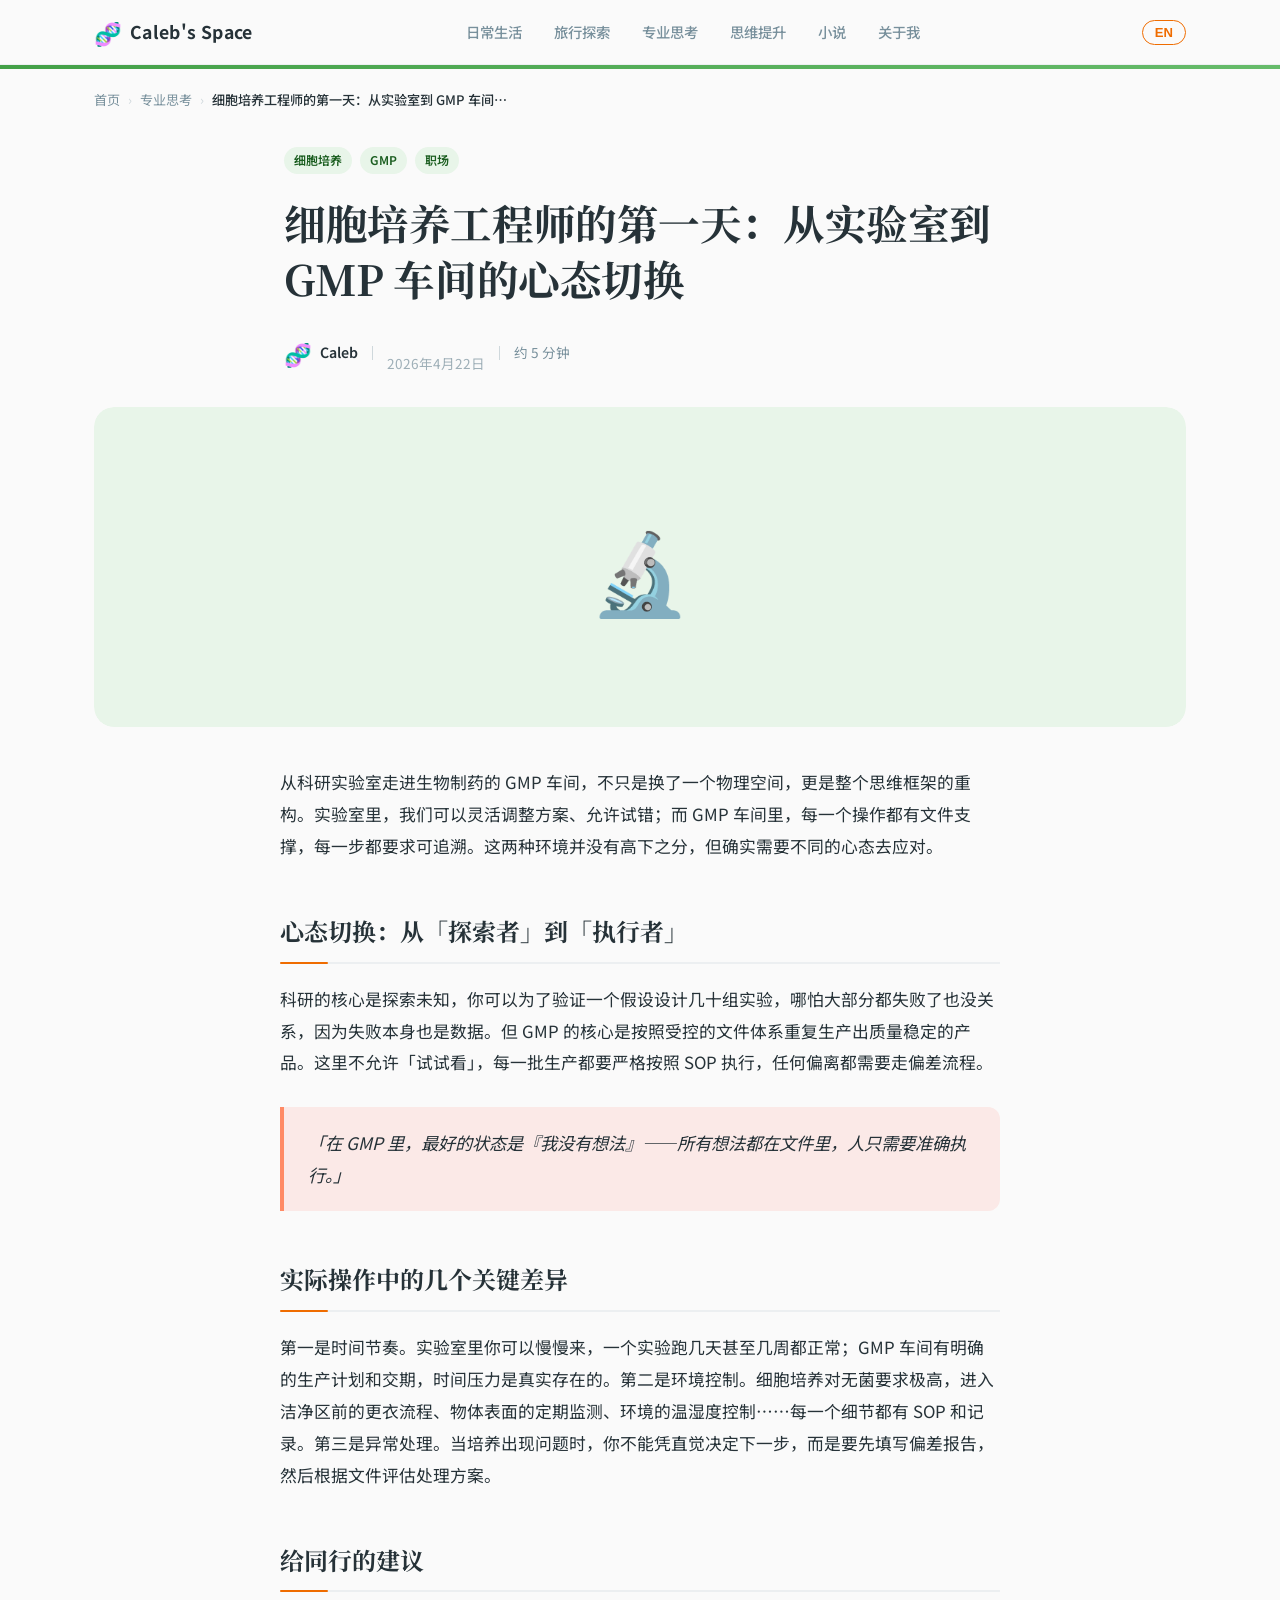
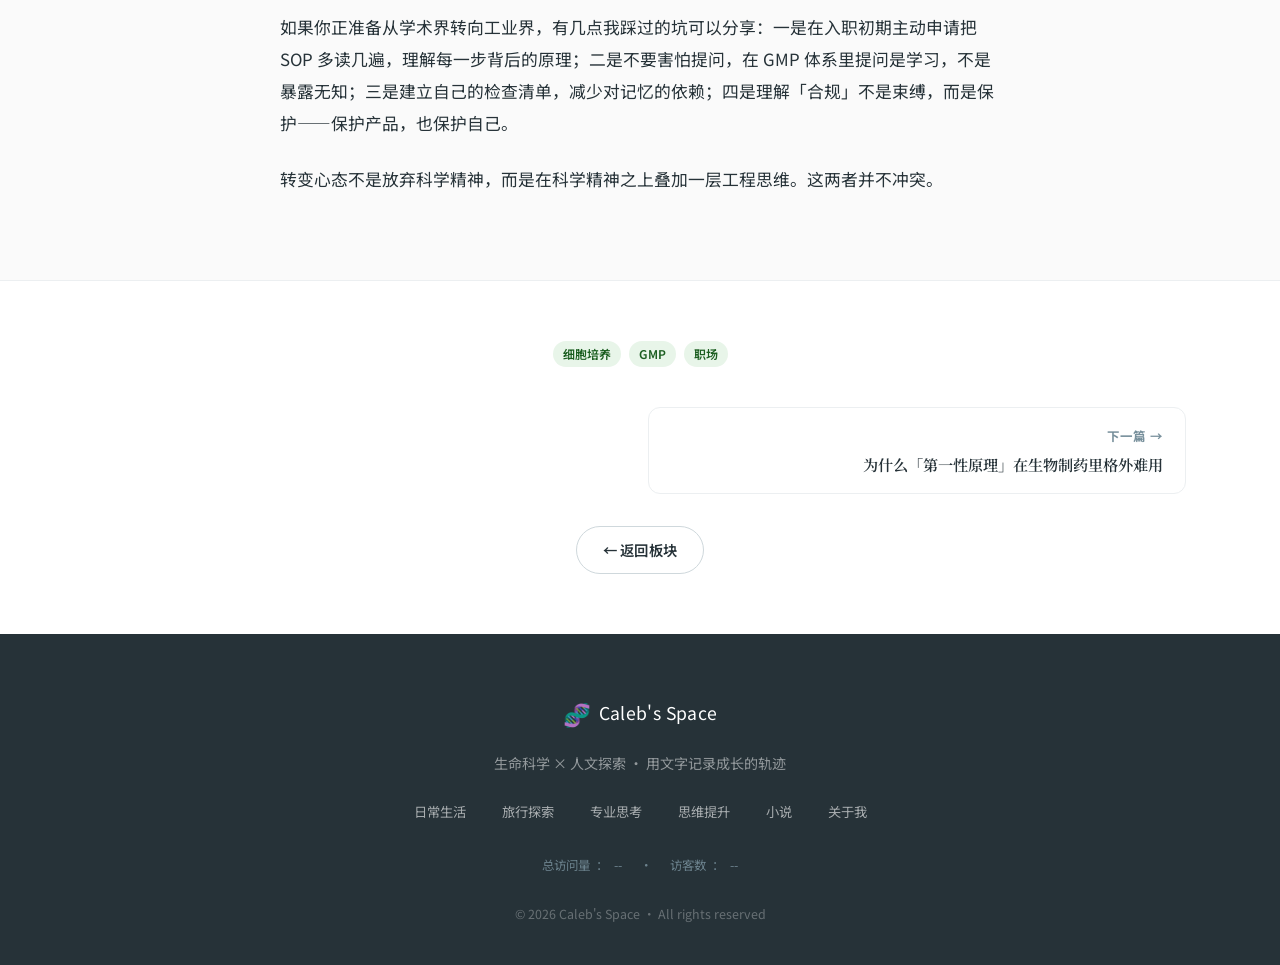
<file: post.html>
<!DOCTYPE html>
<html lang="zh-CN">
<head>
  <meta charset="UTF-8" />
  <meta name="viewport" content="width=device-width, initial-scale=1.0" />
  <title>文章详情 — Caleb's Space</title>
  <link rel="preconnect" href="https://fonts.googleapis.com" />
  <link rel="preconnect" href="https://fonts.gstatic.com" crossorigin />
  <link href="https://fonts.googleapis.com/css2?family=Noto+Serif+SC:wght@400;600;700&family=Noto+Sans+SC:wght@300;400;500;700&display=swap" rel="stylesheet" />
  <link rel="stylesheet" href="css/main.css" />
  <link rel="stylesheet" href="css/post.css" />
  <style>
    /* Language Toggle Button */
    #lang-toggle {
      display: inline-flex;
      align-items: center;
      padding: 4px 12px;
      border: 1.5px solid var(--brand);
      border-radius: 20px;
      font-size: .82rem;
      font-weight: 600;
      color: var(--brand);
      background: transparent;
      cursor: pointer;
      transition: background .2s, color .2s;
      margin-left: 8px;
      white-space: nowrap;
      flex-shrink: 0;
    }
    #lang-toggle:hover {
      background: var(--brand);
      color: #fff;
    }
    /* Footer stats */
    .footer-stats {
      font-size: .78rem;
      color: var(--text-tertiary, #78909C);
      margin: 6px 0 0;
      opacity: .85;
    }
    .footer-stats span { margin: 0 6px; }

    /* Category-specific accent bar at top */
    .post-top-bar {
      height: 5px;
      width: 100%;
    }
    .post-top-bar-life   { background: linear-gradient(to right, var(--life), #A1887F); }
    .post-top-bar-travel { background: linear-gradient(to right, var(--travel), #7986CB); }
    .post-top-bar-pro    { background: linear-gradient(to right, var(--pro), #66BB6A); }
    .post-top-bar-think  { background: linear-gradient(to right, var(--think), #FFAB91); }
  </style>
</head>
<body>

  <!-- ======= HEADER / NAV ======= -->
  <header class="site-header" id="site-header">
    <div class="container nav-inner">
      <a href="index.html" class="logo">
        <span class="logo-icon">🧬</span>
        <span class="logo-text">Caleb's Space</span>
      </a>
      <nav class="main-nav" id="main-nav">
        <a href="life.html"         class="nav-link nav-life"
           data-zh="日常生活" data-en="Daily Life">日常生活</a>
        <a href="travel.html"       class="nav-link nav-travel"
           data-zh="旅行探索" data-en="Travel">旅行探索</a>
        <a href="professional.html" class="nav-link nav-pro"
           data-zh="专业思考" data-en="Professional">专业思考</a>
        <a href="thinking.html"     class="nav-link nav-think"
           data-zh="思维提升" data-en="Thinking">思维提升</a>
        <a href="novel.html"        class="nav-link nav-novel"
           data-zh="小说" data-en="Novel">小说</a>
        <a href="about.html"        class="nav-link nav-about"
           data-zh="关于我" data-en="About">关于我</a>
      </nav>
      <button id="lang-toggle" title="Switch to English" aria-label="切换语言">EN</button>
      <button class="hamburger" id="hamburger" aria-label="菜单">
        <span></span><span></span><span></span>
      </button>
    </div>
  </header>

  <!-- ======= ARTICLE PAGE ======= -->
  <main class="post-page">

    <!-- Top accent bar (category color) -->
    <div class="post-top-bar" id="post-top-bar"></div>

    <!-- Breadcrumb -->
    <div class="post-breadcrumb-wrap">
      <div class="container">
        <nav class="post-breadcrumb" aria-label="Breadcrumb">
          <a href="index.html"
             data-zh="首页" data-en="Home">首页</a>
          <span class="breadcrumb-sep">›</span>
          <a href="#" id="breadcrumb-cat"
             data-zh="专业思考" data-en="Professional">专业思考</a>
          <span class="breadcrumb-sep">›</span>
          <span class="breadcrumb-current" id="breadcrumb-title"
                data-zh="文章标题" data-en="Article Title">文章标题</span>
        </nav>
      </div>
    </div>

    <!-- Article Header -->
    <div class="post-header-wrap">
      <div class="container post-header-inner">
        <!-- Tags -->
        <div class="post-tags" id="post-tags">
          <span class="tag tag-pro">细胞培养</span>
        </div>

        <!-- Title -->
        <h1 class="post-title"
            id="post-title"
            data-zh="细胞培养工程师的第一天：从实验室到 GMP 车间的心态切换"
            data-en="Day One as a Cell Culture Engineer: From Lab Bench to GMP Manufacturing">
          细胞培养工程师的第一天：从实验室到 GMP 车间的心态切换</h1>

        <!-- Meta row -->
        <div class="post-meta-row">
          <div class="post-author">
            <span class="author-avatar">🧬</span>
            <span class="author-name">Caleb</span>
          </div>
          <div class="post-meta-divider"></div>
          <time class="post-date" id="post-date"
                datetime="2026-04-22"
                data-zh="2026年4月22日"
                data-en="April 22, 2026">2026年4月22日</time>
          <div class="post-meta-divider"></div>
          <span class="post-read-time" id="post-read-time"
                data-zh="约 5 分钟阅读"
                data-en="5 min read">约 5 分钟阅读</span>
        </div>
      </div>
    </div>

    <!-- Article Cover (optional) -->
    <div class="post-cover-wrap" id="post-cover-wrap">
      <div class="container">
        <div class="post-cover" id="post-cover">
          <!-- Placeholder cover; replace src with actual image -->
          <div class="post-cover-placeholder">
            <span>🔬</span>
          </div>
        </div>
      </div>
    </div>

    <!-- Article Body -->
    <div class="post-body-wrap">
      <div class="container">
        <div class="post-content prose" id="post-content">

          <!-- ================================================
               下方是示例正文 — 替换为实际文章内容
               ================================================ -->

          <p data-zh="从科研实验室走进生物制药的 GMP 车间，不只是换了一个物理空间，更是整个思维框架的重构。实验室里，我们可以灵活调整方案、允许试错；而 GMP 车间里，每一个操作都有文件支撑，每一步都要求可追溯。这两种环境并没有高下之分，但确实需要不同的心态去应对。"
             data-en="Stepping from a research lab into a GMP manufacturing facility isn't just a change of physical space — it's a reconstruction of the entire mental framework. In the lab, we can adjust plans flexibly and allow trial and error; in a GMP facility, every operation is supported by documentation and must be traceable.">
            从科研实验室走进生物制药的 GMP 车间，不只是换了一个物理空间，更是整个思维框架的重构。实验室里，我们可以灵活调整方案、允许试错；而 GMP 车间里，每一个操作都有文件支撑，每一步都要求可追溯。这两种环境并没有高下之分，但确实需要不同的心态去应对。</p>

          <h2 data-zh="心态切换：从「探索者」到「执行者」" data-en="Mindset Shift: From 'Explorer' to 'Executor'">心态切换：从「探索者」到「执行者」</h2>

          <p data-zh="科研的核心是探索未知，你可以为了验证一个假设设计几十组实验，哪怕大部分都失败了也没关系，因为失败本身也是数据。但 GMP 的核心是按照受控的文件体系重复生产出质量稳定的产品。这里不允许「试试看」，每一批生产都要严格按照 SOP 执行，任何偏离都需要走偏差流程。"
             data-en="Research is fundamentally about exploring the unknown — you can design dozens of experiments to test a hypothesis, and most failing is fine because failure itself is data. But the core of GMP is repeatably producing consistent-quality products according to a controlled documentation system. 'Let's try it' isn't allowed here; every batch must follow SOPs strictly, and any deviation requires a deviation report.">
            科研的核心是探索未知，你可以为了验证一个假设设计几十组实验，哪怕大部分都失败了也没关系，因为失败本身也是数据。但 GMP 的核心是按照受控的文件体系重复生产出质量稳定的产品。这里不允许「试试看」，每一批生产都要严格按照 SOP 执行，任何偏离都需要走偏差流程。</p>

          <blockquote class="blockquote-think" data-zh="「在 GMP 里，最好的状态是『我没有想法』——所有想法都在文件里，人只需要准确执行。」" data-en="'In GMP, the ideal state is having no ideas of your own — all the ideas are in the documents, and you just need to execute accurately.'">
            「在 GMP 里，最好的状态是「我没有想法」——所有想法都在文件里，人只需要准确执行。」</blockquote>

          <h2 data-zh="实际操作中的几个关键差异" data-en="Key Practical Differences">实际操作中的几个关键差异</h2>

          <p data-zh="第一是时间节奏。实验室里你可以慢慢来，一个实验跑几天甚至几周都正常；GMP 车间有明确的生产计划和交期，时间压力是真实存在的。第二是环境控制。细胞培养对无菌要求极高，进入洁净区前的更衣流程、物体表面的定期监测、环境的温湿度控制……每一个细节都有 SOP 和记录。第三是异常处理。当培养出现问题时，你不能凭直觉决定下一步，而是要先填写偏差报告，然后根据文件评估处理方案。"
             data-en="First, time rhythm. In the lab you can take your time — an experiment running for days or weeks is normal; in GMP there's a clear production schedule and deadline, and time pressure is real. Second, environment control. Cell culture demands strict sterility: gowning procedures before entering the cleanroom, regular surface monitoring, temperature and humidity controls... every detail has an SOP and record. Third, deviation handling. When a culture problem occurs, you can't decide the next step by intuition — you must first file a deviation report, then assess the response according to documented procedures.">
            第一是时间节奏。实验室里你可以慢慢来，一个实验跑几天甚至几周都正常；GMP 车间有明确的生产计划和交期，时间压力是真实存在的。第二是环境控制。细胞培养对无菌要求极高，进入洁净区前的更衣流程、物体表面的定期监测、环境的温湿度控制……每一个细节都有 SOP 和记录。第三是异常处理。当培养出现问题时，你不能凭直觉决定下一步，而是要先填写偏差报告，然后根据文件评估处理方案。</p>

          <h2 data-zh="给同行的建议" data-en="Advice for Fellow Practitioners">给同行的建议</h2>

          <p data-zh="如果你正准备从学术界转向工业界，有几点我踩过的坑可以分享：一是在入职初期主动申请把 SOP 多读几遍，理解每一步背后的原理；二是不要害怕提问，在 GMP 体系里提问是学习，不是暴露无知；三是建立自己的检查清单，减少对记忆的依赖；四是理解「合规」不是束缚，而是保护——保护产品，也保护自己。"
             data-en="If you're preparing to transition from academia to industry, here are some pitfalls I've encountered: First, proactively request to read through SOPs multiple times in your early days, understanding the reasoning behind each step. Second, don't be afraid to ask questions — in a GMP system, asking is learning, not exposing ignorance. Third, build your own checklists to reduce reliance on memory. Fourth, understand that 'compliance' isn't a constraint, but a protection — for the product and for yourself.">
            如果你正准备从学术界转向工业界，有几点我踩过的坑可以分享：一是在入职初期主动申请把 SOP 多读几遍，理解每一步背后的原理；二是不要害怕提问，在 GMP 体系里提问是学习，不是暴露无知；三是建立自己的检查清单，减少对记忆的依赖；四是理解「合规」不是束缚，而是保护——保护产品，也保护自己。</p>

          <p data-zh="转变心态不是放弃科学精神，而是在科学精神之上叠加一层工程思维。这两者并不冲突。"
             data-en="Shifting mindset isn't abandoning the scientific spirit — it's adding an engineering layer on top of it. The two aren't in conflict.">

            转变心态不是放弃科学精神，而是在科学精神之上叠加一层工程思维。这两者并不冲突。</p>

          <!-- ================================================
               上面是示例正文 — 替换为实际文章内容
               ================================================ -->

        </div>
      </div>
    </div>

    <!-- Article Footer: tags + share + nav -->
    <div class="post-footer-wrap">
      <div class="container">
        <!-- End tags -->
        <div class="post-end-tags" id="post-end-tags">
          <span class="tag tag-pro">细胞培养</span>
          <span class="tag tag-pro">GMP</span>
          <span class="tag tag-pro">职场</span>
        </div>

        <!-- Post navigation (prev / next) -->
        <div class="post-nav">
          <a href="#" class="post-nav-btn post-nav-prev" id="post-nav-prev">
            <span class="post-nav-dir"
                  data-zh="← 上一篇"
                  data-en="← Previous">← 上一篇</span>
            <span class="post-nav-title" id="post-nav-prev-title">—</span>
          </a>
          <a href="#" class="post-nav-btn post-nav-next" id="post-nav-next">
            <span class="post-nav-dir"
                  data-zh="下一篇 →"
                  data-en="Next →">下一篇 →</span>
            <span class="post-nav-title" id="post-nav-next-title">—</span>
          </a>
        </div>

        <!-- Back to section -->
        <div class="post-back-section">
          <a href="#" class="btn btn-ghost post-back-btn" id="post-back-btn">
            <span data-zh="← 返回板块"
                  data-en="← Back to Section">← 返回板块</span>
          </a>
        </div>
      </div>
    </div>

  </main>

  <!-- ======= FOOTER ======= -->
  <footer class="site-footer">
    <div class="container footer-inner">
      <div class="footer-brand">
        <span class="logo-icon">🧬</span>
        <span class="logo-text">Caleb's Space</span>
      </div>
      <p class="footer-desc"
         data-zh="生命科学 × 人文探索 · 用文字记录成长的轨迹"
         data-en="Life Science × Humanities · Documenting Growth Through Writing">生命科学 × 人文探索 · 用文字记录成长的轨迹</p>
      <div class="footer-links">
        <a href="life.html"         data-zh="日常生活" data-en="Daily Life">日常生活</a>
        <a href="travel.html"       data-zh="旅行探索" data-en="Travel">旅行探索</a>
        <a href="professional.html" data-zh="专业思考" data-en="Professional">专业思考</a>
        <a href="thinking.html"     data-zh="思维提升" data-en="Thinking">思维提升</a>
        <a href="novel.html"        data-zh="小说" data-en="Novel">小说</a>
        <a href="about.html"        data-zh="关于我" data-en="About">关于我</a>
      </div>
      <p class="footer-stats">
        <span id="busuanzi_container_site_pv">
          <span data-zh="总访问量" data-en="Total Views">总访问量</span>：<span id="busuanzi_value_site_pv">--</span>
        </span>
        &nbsp;·&nbsp;
        <span id="busuanzi_container_site_uv">
          <span data-zh="访客数" data-en="Visitors">访客数</span>：<span id="busuanzi_value_site_uv">--</span>
        </span>
      </p>
      <p class="footer-copy">© 2026 Caleb's Space · All rights reserved</p>
    </div>
  </footer>

  <!-- Vercount 访问统计 -->
  <script defer src="https://events.vercount.one/js"></script>
  <!-- Post page data injection (文章数据注入) -->
  <script src="js/post.js"></script>
  <script src="js/main.js"></script>
</body>
</html>
</file>
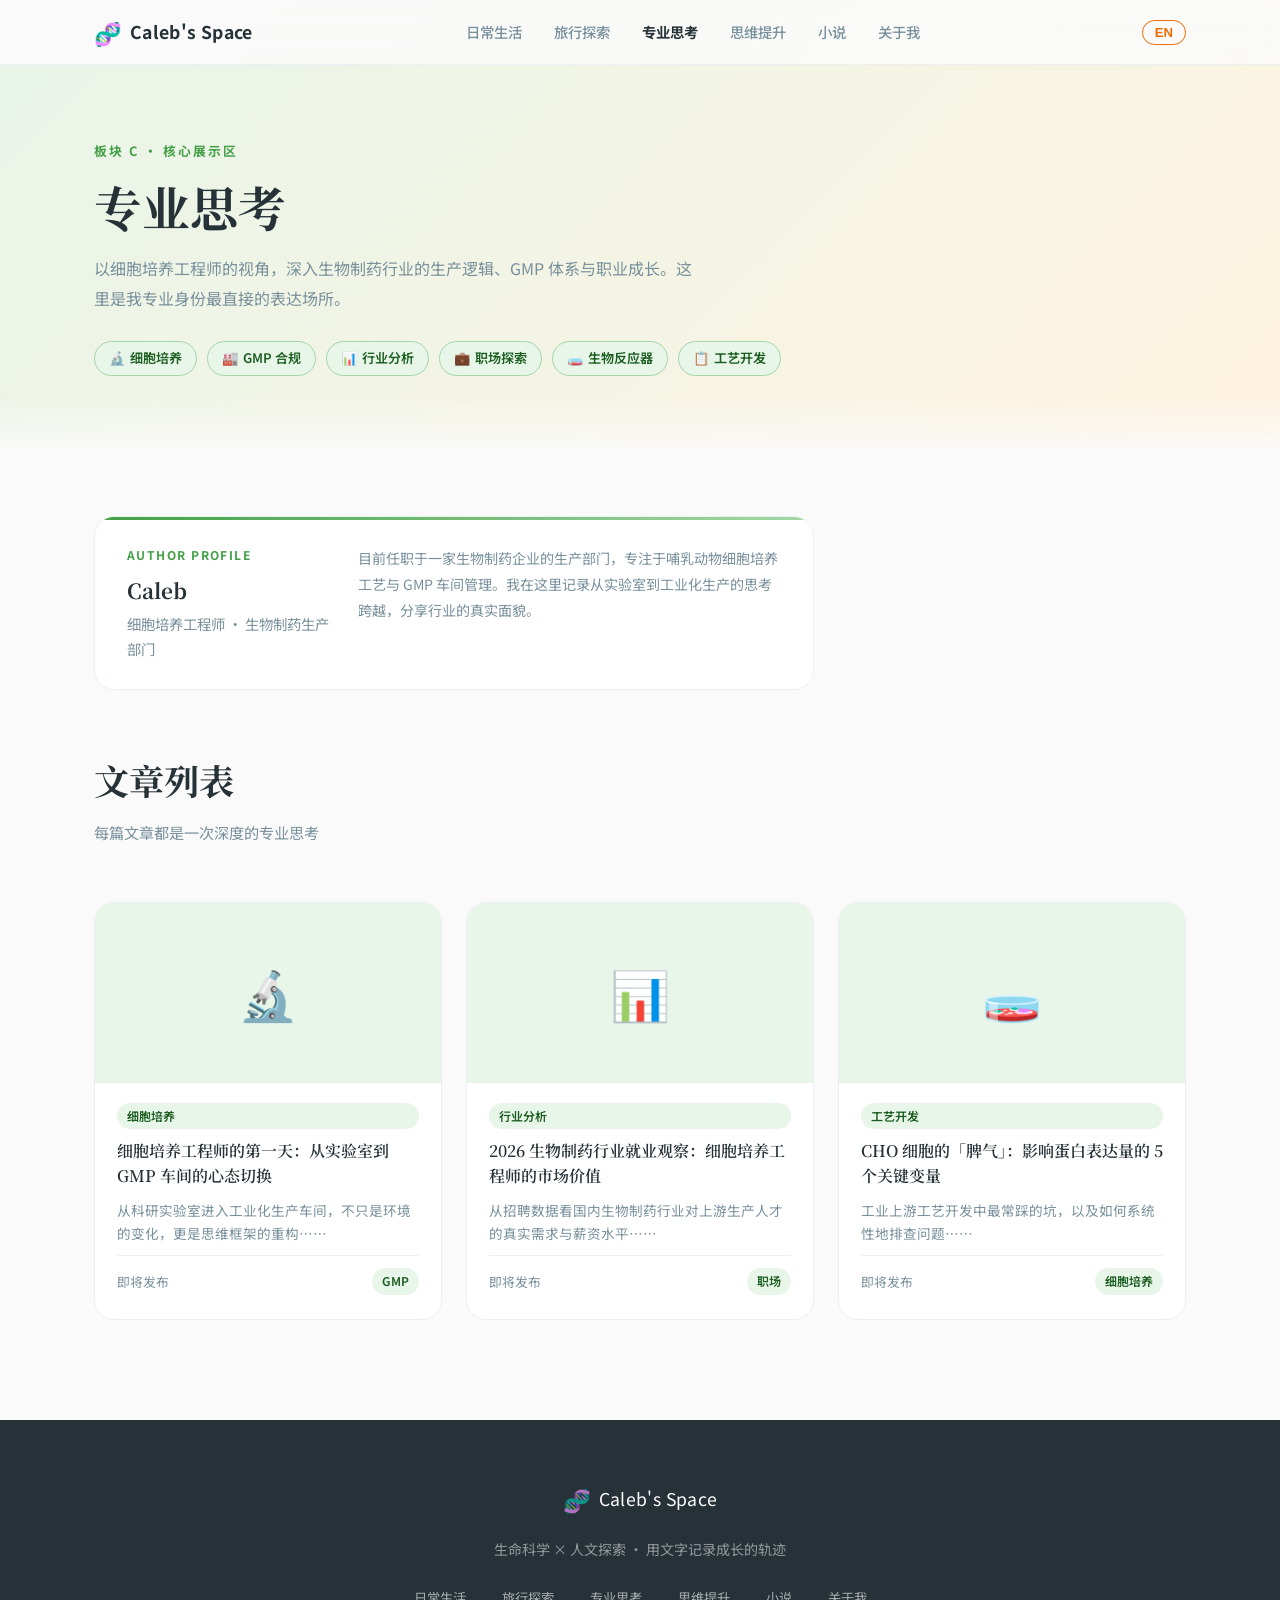
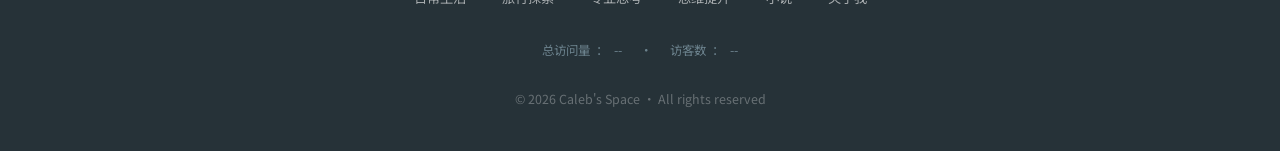
<file: professional.html>
<!DOCTYPE html>
<html lang="zh-CN">
<head>
  <meta charset="UTF-8" />
  <meta name="viewport" content="width=device-width, initial-scale=1.0" />
  <title>专业思考 — Caleb's Space</title>
  <link rel="preconnect" href="https://fonts.googleapis.com" />
  <link rel="preconnect" href="https://fonts.gstatic.com" crossorigin />
  <link href="https://fonts.googleapis.com/css2?family=Noto+Serif+SC:wght@400;600;700&family=Noto+Sans+SC:wght@300;400;500;700&display=swap" rel="stylesheet" />
  <link rel="stylesheet" href="css/main.css" />
  <link rel="stylesheet" href="css/pro.css" />
  <style>
    #lang-toggle {
      display: inline-flex; align-items: center;
      padding: 4px 12px; border: 1.5px solid var(--brand);
      border-radius: 20px; font-size: .82rem; font-weight: 600;
      color: var(--brand); background: transparent; cursor: pointer;
      transition: background .2s, color .2s; margin-left: 8px;
      white-space: nowrap; flex-shrink: 0;
    }
    #lang-toggle:hover { background: var(--brand); color: #fff; }
    .footer-stats { font-size: .78rem; color: var(--text-tertiary, #78909C); margin: 6px 0 0; opacity: .85; }
    .footer-stats span { margin: 0 6px; }
  </style>
</head>
<body>

  <header class="site-header" id="site-header">
    <div class="container nav-inner">
      <a href="index.html" class="logo">
        <span class="logo-icon">🧬</span>
        <span class="logo-text">Caleb's Space</span>
      </a>
      <nav class="main-nav" id="main-nav">
        <a href="life.html"         class="nav-link nav-life"   data-zh="日常生活" data-en="Daily Life">日常生活</a>
        <a href="travel.html"       class="nav-link nav-travel" data-zh="旅行探索" data-en="Travel">旅行探索</a>
        <a href="professional.html" class="nav-link nav-pro"    data-zh="专业思考" data-en="Professional">专业思考</a>
        <a href="thinking.html"     class="nav-link nav-think"  data-zh="思维提升" data-en="Thinking">思维提升</a>
        <a href="novel.html"        class="nav-link nav-novel"  data-zh="小说"    data-en="Novel">小说</a>
        <a href="about.html"        class="nav-link nav-about"  data-zh="关于我"   data-en="About">关于我</a>
      </nav>
      <button id="lang-toggle" title="Switch to English" aria-label="切换语言">EN</button>
      <button class="hamburger" id="hamburger" aria-label="菜单">
        <span></span><span></span><span></span>
      </button>
    </div>
  </header>

  <!-- Page Hero -->
  <div class="page-hero page-hero-pro">
    <div class="container">
      <p class="page-hero-eyebrow pro-color"
         data-zh="板块 C · 核心展示区"
         data-en="Section C · Core">板块 C · 核心展示区</p>
      <h1 class="page-hero-title" data-zh="专业思考" data-en="Professional Insights">专业思考</h1>
      <p class="page-hero-desc"
         data-zh="以细胞培养工程师的视角，深入生物制药行业的生产逻辑、GMP 体系与职业成长。这里是我专业身份最直接的表达场所。"
         data-en="From the perspective of a cell culture engineer, exploring biopharma production logic, GMP systems and career growth.">
        以细胞培养工程师的视角，深入生物制药行业的生产逻辑、GMP 体系与职业成长。<br/>
        这里是我专业身份最直接的表达场所。</p>
      <div class="skill-grid" style="margin-top:28px;">
        <span class="skill-tag">🔬 <span data-zh="细胞培养" data-en="Cell Culture">细胞培养</span></span>
        <span class="skill-tag">🏭 <span data-zh="GMP 合规" data-en="GMP Compliance">GMP 合规</span></span>
        <span class="skill-tag">📊 <span data-zh="行业分析" data-en="Industry Analysis">行业分析</span></span>
        <span class="skill-tag">💼 <span data-zh="职场探索" data-en="Career Exploration">职场探索</span></span>
        <span class="skill-tag">🧫 <span data-zh="生物反应器" data-en="Bioreactor">生物反应器</span></span>
        <span class="skill-tag">📋 <span data-zh="工艺开发" data-en="Process Development">工艺开发</span></span>
      </div>
    </div>
  </div>

  <!-- Identity Card -->
  <section style="padding: 60px 0 0;" class="reveal">
    <div class="container">
      <div class="data-card" style="max-width:720px;">
        <div style="display:flex; align-items:flex-start; gap:20px; flex-wrap:wrap;">
          <div style="flex:1; min-width:200px;">
            <p style="font-size:.75rem; letter-spacing:.12em; text-transform:uppercase; color:var(--pro); font-weight:700; margin-bottom:8px;">Author Profile</p>
            <h3 style="font-family:var(--font-serif); font-size:1.3rem; color:var(--text-primary); margin-bottom:4px;">Caleb</h3>
            <p style="font-size:.9rem; color:var(--text-secondary);"
               data-zh="细胞培养工程师 · 生物制药生产部门"
               data-en="Cell Culture Engineer · Biopharma Manufacturing">细胞培养工程师 · 生物制药生产部门</p>
          </div>
          <div style="flex:2; min-width:280px;">
            <p style="font-size:.88rem; color:var(--text-secondary); line-height:1.85;"
               data-zh="目前任职于一家生物制药企业的生产部门，专注于哺乳动物细胞培养工艺与 GMP 车间管理。我在这里记录从实验室到工业化生产的思考跨越，分享行业的真实面貌。"
               data-en="Currently working in the manufacturing department of a biopharma company, focusing on mammalian cell culture and GMP facility management. Here I document the intellectual leap from lab to industrial production.">
              目前任职于一家生物制药企业的生产部门，专注于哺乳动物细胞培养工艺与 GMP 车间管理。
              我在这里记录从实验室到工业化生产的思考跨越，分享行业的真实面貌。
            </p>
          </div>
        </div>
      </div>
    </div>
  </section>

  <!-- Articles -->
  <section class="articles-section">
    <div class="container">
      <h2 class="section-heading reveal"
          data-zh="文章列表" data-en="Articles">文章列表</h2>
      <p class="section-sub reveal"
         data-zh="每篇文章都是一次深度的专业思考"
         data-en="Every article is a deep professional reflection">每篇文章都是一次深度的专业思考</p>
      <div class="articles-grid">

        <div class="article-card reveal">
          <div class="article-card-cover article-card-cover-pro">🔬</div>
          <div class="article-card-body">
            <span class="tag tag-pro" data-zh="细胞培养" data-en="Cell Culture">细胞培养</span>
            <h3 class="article-card-title"
                data-zh="细胞培养工程师的第一天：从实验室到 GMP 车间的心态切换"
                data-en="Day One as a Cell Culture Engineer: From Lab Bench to GMP Manufacturing">
              细胞培养工程师的第一天：从实验室到 GMP 车间的心态切换</h3>
            <p class="article-card-excerpt"
               data-zh="从科研实验室进入工业化生产车间，不只是环境的变化，更是思维框架的重构……"
               data-en="Moving from a research lab to an industrial GMP facility is not just a change of environment, but a reconstruction of mental frameworks…">
              从科研实验室进入工业化生产车间，不只是环境的变化，更是思维框架的重构……</p>
            <div class="article-card-footer">
              <span data-zh="即将发布" data-en="Coming soon">即将发布</span>
              <span class="tag tag-pro">GMP</span>
            </div>
          </div>
        </div>

        <div class="article-card reveal">
          <div class="article-card-cover article-card-cover-pro">📊</div>
          <div class="article-card-body">
            <span class="tag tag-pro" data-zh="行业分析" data-en="Industry Analysis">行业分析</span>
            <h3 class="article-card-title"
                data-zh="2026 生物制药行业就业观察：细胞培养工程师的市场价值"
                data-en="2026 Biopharma Employment: The Market Value of Cell Culture Engineers">
              2026 生物制药行业就业观察：细胞培养工程师的市场价值</h3>
            <p class="article-card-excerpt"
               data-zh="从招聘数据看国内生物制药行业对上游生产人才的真实需求与薪资水平……"
               data-en="What recruitment data reveals about real demand and salary levels for upstream bioprocess talent in China…">
              从招聘数据看国内生物制药行业对上游生产人才的真实需求与薪资水平……</p>
            <div class="article-card-footer">
              <span data-zh="即将发布" data-en="Coming soon">即将发布</span>
              <span class="tag tag-pro" data-zh="职场" data-en="Career">职场</span>
            </div>
          </div>
        </div>

        <div class="article-card reveal">
          <div class="article-card-cover article-card-cover-pro">🧫</div>
          <div class="article-card-body">
            <span class="tag tag-pro" data-zh="工艺开发" data-en="Process Dev">工艺开发</span>
            <h3 class="article-card-title"
                data-zh="CHO 细胞的「脾气」：影响蛋白表达量的 5 个关键变量"
                data-en="CHO Cell 'Temperament': 5 Key Variables Affecting Protein Expression">
              CHO 细胞的「脾气」：影响蛋白表达量的 5 个关键变量</h3>
            <p class="article-card-excerpt"
               data-zh="工业上游工艺开发中最常踩的坑，以及如何系统性地排查问题……"
               data-en="The most common pitfalls in industrial upstream process development, and how to troubleshoot systematically…">
              工业上游工艺开发中最常踩的坑，以及如何系统性地排查问题……</p>
            <div class="article-card-footer">
              <span data-zh="即将发布" data-en="Coming soon">即将发布</span>
              <span class="tag tag-pro" data-zh="细胞培养" data-en="Cell Culture">细胞培养</span>
            </div>
          </div>
        </div>

      </div>
    </div>
  </section>

  <footer class="site-footer">
    <div class="container footer-inner">
      <div class="footer-brand">
        <span class="logo-icon">🧬</span>
        <span class="logo-text">Caleb's Space</span>
      </div>
      <p class="footer-desc"
         data-zh="生命科学 × 人文探索 · 用文字记录成长的轨迹"
         data-en="Life Science × Humanities · Documenting Growth Through Writing">
        生命科学 × 人文探索 · 用文字记录成长的轨迹</p>
      <div class="footer-links">
        <a href="life.html"         data-zh="日常生活"  data-en="Daily Life">日常生活</a>
        <a href="travel.html"       data-zh="旅行探索"  data-en="Travel">旅行探索</a>
        <a href="professional.html" data-zh="专业思考"  data-en="Professional">专业思考</a>
        <a href="thinking.html"     data-zh="思维提升"  data-en="Thinking">思维提升</a>
        <a href="novel.html"        data-zh="小说"     data-en="Novel">小说</a>
        <a href="about.html"        data-zh="关于我"    data-en="About">关于我</a>
      </div>
      <p class="footer-stats">
        <span id="busuanzi_container_site_pv">
          <span data-zh="总访问量" data-en="Total Views">总访问量</span>：<span id="busuanzi_value_site_pv">--</span>
        </span>
        &nbsp;·&nbsp;
        <span id="busuanzi_container_site_uv">
          <span data-zh="访客数" data-en="Visitors">访客数</span>：<span id="busuanzi_value_site_uv">--</span>
        </span>
      </p>
      <p class="footer-copy">© 2026 Caleb's Space · All rights reserved</p>
    </div>
  </footer>
  <script defer src="https://events.vercount.one/js"></script>
  <script src="js/main.js"></script>
</body>
</html>
</file>
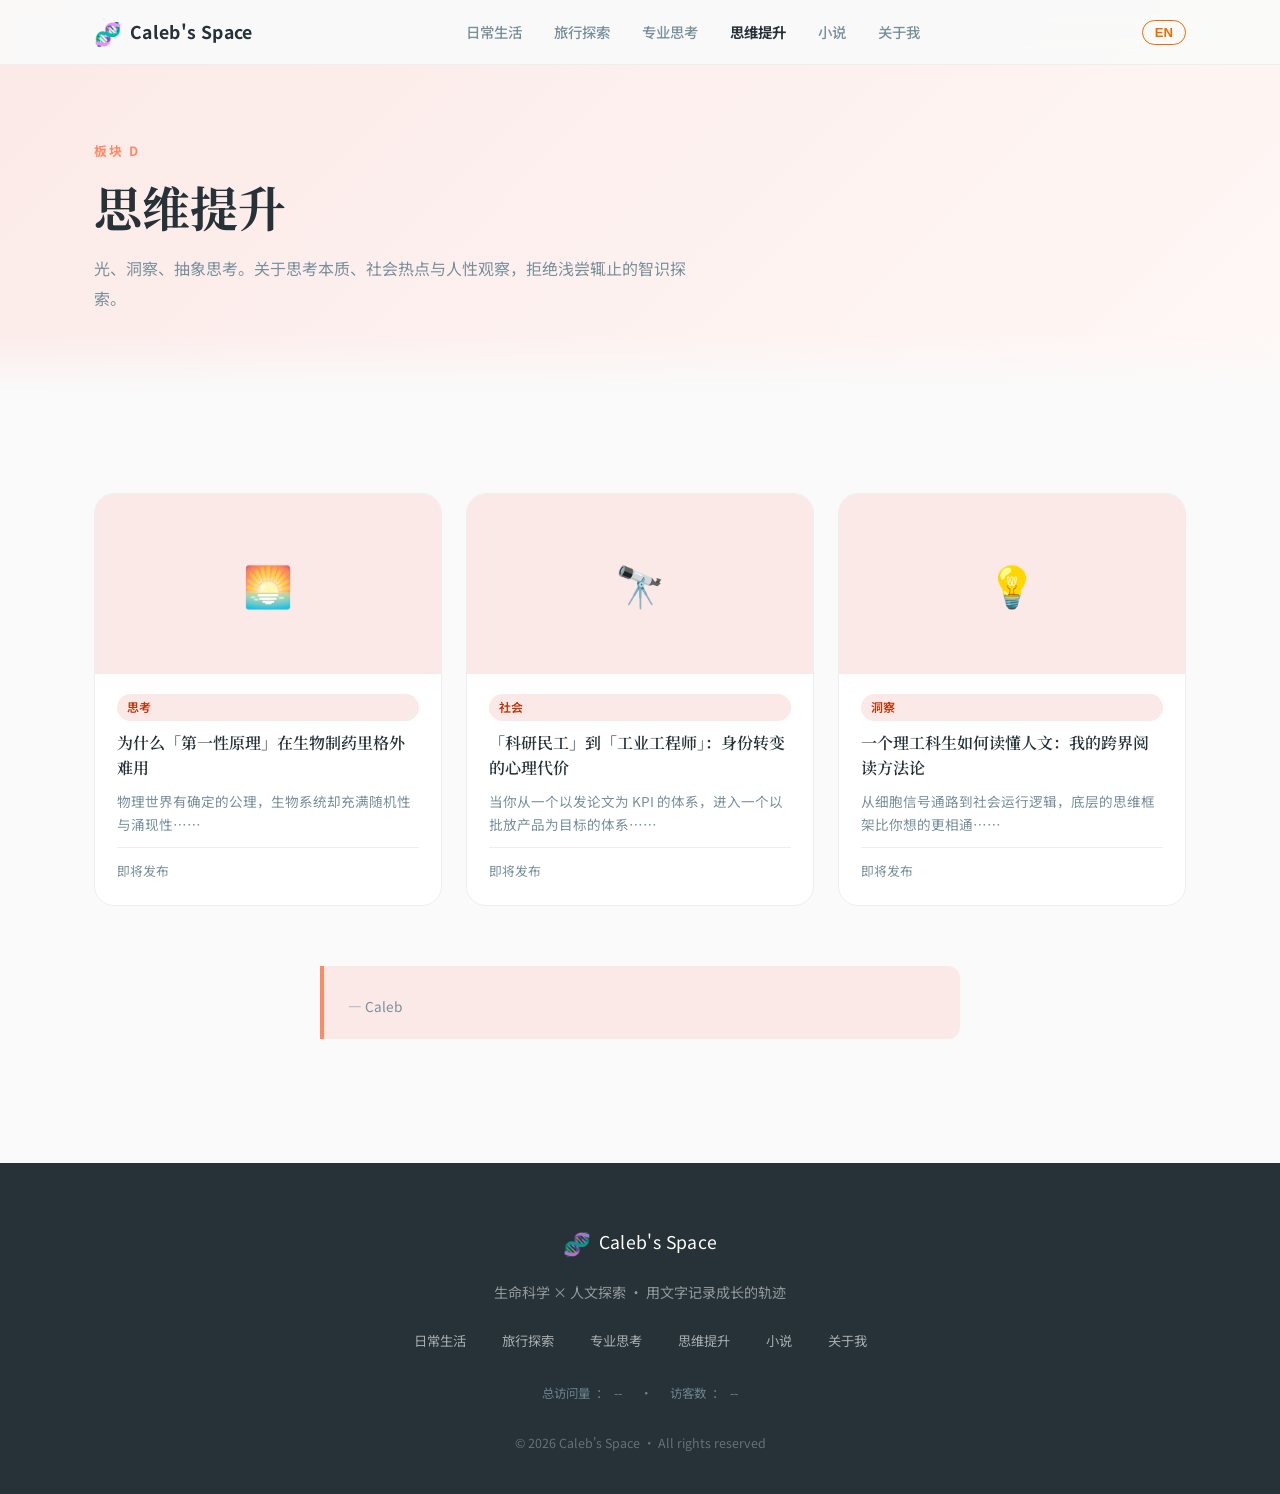
<file: thinking.html>
<!DOCTYPE html>
<html lang="zh-CN">
<head>
  <meta charset="UTF-8" />
  <meta name="viewport" content="width=device-width, initial-scale=1.0" />
  <title>思维提升 — Caleb's Space</title>
  <link rel="preconnect" href="https://fonts.googleapis.com" />
  <link rel="preconnect" href="https://fonts.gstatic.com" crossorigin />
  <link href="https://fonts.googleapis.com/css2?family=Noto+Serif+SC:wght@400;600;700&family=Noto+Sans+SC:wght@300;400;500;700&display=swap" rel="stylesheet" />
  <link rel="stylesheet" href="css/main.css" />
  <style>
    #lang-toggle {
      display: inline-flex; align-items: center;
      padding: 4px 12px; border: 1.5px solid var(--brand);
      border-radius: 20px; font-size: .82rem; font-weight: 600;
      color: var(--brand); background: transparent; cursor: pointer;
      transition: background .2s, color .2s; margin-left: 8px;
      white-space: nowrap; flex-shrink: 0;
    }
    #lang-toggle:hover { background: var(--brand); color: #fff; }
    .footer-stats { font-size: .78rem; color: var(--text-tertiary, #78909C); margin: 6px 0 0; opacity: .85; }
    .footer-stats span { margin: 0 6px; }
  </style>
</head>
<body>

  <header class="site-header" id="site-header">
    <div class="container nav-inner">
      <a href="index.html" class="logo">
        <span class="logo-icon">🧬</span>
        <span class="logo-text">Caleb's Space</span>
      </a>
      <nav class="main-nav" id="main-nav">
        <a href="life.html"         class="nav-link nav-life"   data-zh="日常生活" data-en="Daily Life">日常生活</a>
        <a href="travel.html"       class="nav-link nav-travel" data-zh="旅行探索" data-en="Travel">旅行探索</a>
        <a href="professional.html" class="nav-link nav-pro"    data-zh="专业思考" data-en="Professional">专业思考</a>
        <a href="thinking.html"     class="nav-link nav-think"  data-zh="思维提升" data-en="Thinking">思维提升</a>
        <a href="novel.html"        class="nav-link nav-novel"  data-zh="小说"    data-en="Novel">小说</a>
        <a href="about.html"        class="nav-link nav-about"  data-zh="关于我"   data-en="About">关于我</a>
      </nav>
      <button id="lang-toggle" title="Switch to English" aria-label="切换语言">EN</button>
      <button class="hamburger" id="hamburger" aria-label="菜单">
        <span></span><span></span><span></span>
      </button>
    </div>
  </header>

  <div class="page-hero page-hero-think">
    <div class="container">
      <p class="page-hero-eyebrow think-color" data-zh="板块 D" data-en="Section D">板块 D</p>
      <h1 class="page-hero-title" data-zh="思维提升" data-en="Deep Thinking">思维提升</h1>
      <p class="page-hero-desc"
         data-zh="光、洞察、抽象思考。关于思考本质、社会热点与人性观察，拒绝浅尝辄止的智识探索。"
         data-en="Light, insight, abstract thought. On the nature of thinking, social phenomena and human observation.">
        光、洞察、抽象思考。关于思考本质、社会热点与人性观察，拒绝浅尝辄止的智识探索。</p>
    </div>
  </div>

  <section class="articles-section">
    <div class="container">
      <div class="articles-grid">

        <div class="article-card reveal">
          <div class="article-card-cover article-card-cover-think" style="font-size:2.5rem;">🌅</div>
          <div class="article-card-body">
            <span class="tag tag-think" data-zh="思考" data-en="Thinking">思考</span>
            <h3 class="article-card-title"
                data-zh="为什么「第一性原理」在生物制药里格外难用"
                data-en="Why 'First Principles' Are Especially Hard to Apply in Biopharma">
              为什么「第一性原理」在生物制药里格外难用</h3>
            <p class="article-card-excerpt"
               data-zh="物理世界有确定的公理，生物系统却充满随机性与涌现性……"
               data-en="The physical world has definite axioms, but biological systems are full of randomness and emergence…">
              物理世界有确定的公理，生物系统却充满随机性与涌现性……</p>
            <div class="article-card-footer">
              <span data-zh="即将发布" data-en="Coming soon">即将发布</span>
            </div>
          </div>
        </div>

        <div class="article-card reveal">
          <div class="article-card-cover article-card-cover-think" style="font-size:2.5rem;">🔭</div>
          <div class="article-card-body">
            <span class="tag tag-think" data-zh="社会" data-en="Society">社会</span>
            <h3 class="article-card-title"
                data-zh="「科研民工」到「工业工程师」：身份转变的心理代价"
                data-en="'Research Worker' to 'Industrial Engineer': The Psychological Cost of Identity Shift">
              「科研民工」到「工业工程师」：身份转变的心理代价</h3>
            <p class="article-card-excerpt"
               data-zh="当你从一个以发论文为 KPI 的体系，进入一个以批放产品为目标的体系……"
               data-en="When you move from a system measured by publications to one measured by product release…">
              当你从一个以发论文为 KPI 的体系，进入一个以批放产品为目标的体系……</p>
            <div class="article-card-footer">
              <span data-zh="即将发布" data-en="Coming soon">即将发布</span>
            </div>
          </div>
        </div>

        <div class="article-card reveal">
          <div class="article-card-cover article-card-cover-think" style="font-size:2.5rem;">💡</div>
          <div class="article-card-body">
            <span class="tag tag-think" data-zh="洞察" data-en="Insight">洞察</span>
            <h3 class="article-card-title"
                data-zh="一个理工科生如何读懂人文：我的跨界阅读方法论"
                data-en="How a STEM Student Reads the Humanities: My Cross-domain Reading Method">
              一个理工科生如何读懂人文：我的跨界阅读方法论</h3>
            <p class="article-card-excerpt"
               data-zh="从细胞信号通路到社会运行逻辑，底层的思维框架比你想的更相通……"
               data-en="From cell signalling pathways to social mechanisms, the underlying mental models are more similar than you think…">
              从细胞信号通路到社会运行逻辑，底层的思维框架比你想的更相通……</p>
            <div class="article-card-footer">
              <span data-zh="即将发布" data-en="Coming soon">即将发布</span>
            </div>
          </div>
        </div>

      </div>

      <!-- Blockquote highlight -->
      <div class="reveal" style="max-width:640px; margin:60px auto 0;">
        <div class="blockquote-think">
          <span data-zh=""最好的思维训练，不是解题，而是不断追问自己的预设。""
                data-en=""The best mental training is not solving problems, but constantly questioning your own assumptions."">"最好的思维训练，不是解题，而是不断追问自己的预设。"</span>
          <div style="font-size:.85rem; color:var(--text-secondary); font-style:normal; margin-top:8px;">— Caleb</div>
        </div>
      </div>
    </div>
  </section>

  <footer class="site-footer">
    <div class="container footer-inner">
      <div class="footer-brand">
        <span class="logo-icon">🧬</span><span class="logo-text">Caleb's Space</span>
      </div>
      <p class="footer-desc"
         data-zh="生命科学 × 人文探索 · 用文字记录成长的轨迹"
         data-en="Life Science × Humanities · Documenting Growth Through Writing">
        生命科学 × 人文探索 · 用文字记录成长的轨迹</p>
      <div class="footer-links">
        <a href="life.html"         data-zh="日常生活"  data-en="Daily Life">日常生活</a>
        <a href="travel.html"       data-zh="旅行探索"  data-en="Travel">旅行探索</a>
        <a href="professional.html" data-zh="专业思考"  data-en="Professional">专业思考</a>
        <a href="thinking.html"     data-zh="思维提升"  data-en="Thinking">思维提升</a>
        <a href="novel.html"        data-zh="小说"     data-en="Novel">小说</a>
        <a href="about.html"        data-zh="关于我"    data-en="About">关于我</a>
      </div>
      <p class="footer-stats">
        <span id="busuanzi_container_site_pv">
          <span data-zh="总访问量" data-en="Total Views">总访问量</span>：<span id="busuanzi_value_site_pv">--</span>
        </span>
        &nbsp;·&nbsp;
        <span id="busuanzi_container_site_uv">
          <span data-zh="访客数" data-en="Visitors">访客数</span>：<span id="busuanzi_value_site_uv">--</span>
        </span>
      </p>
      <p class="footer-copy">© 2026 Caleb's Space · All rights reserved</p>
    </div>
  </footer>
  <script defer src="https://events.vercount.one/js"></script>
  <script src="js/main.js"></script>
</body>
</html>
</file>
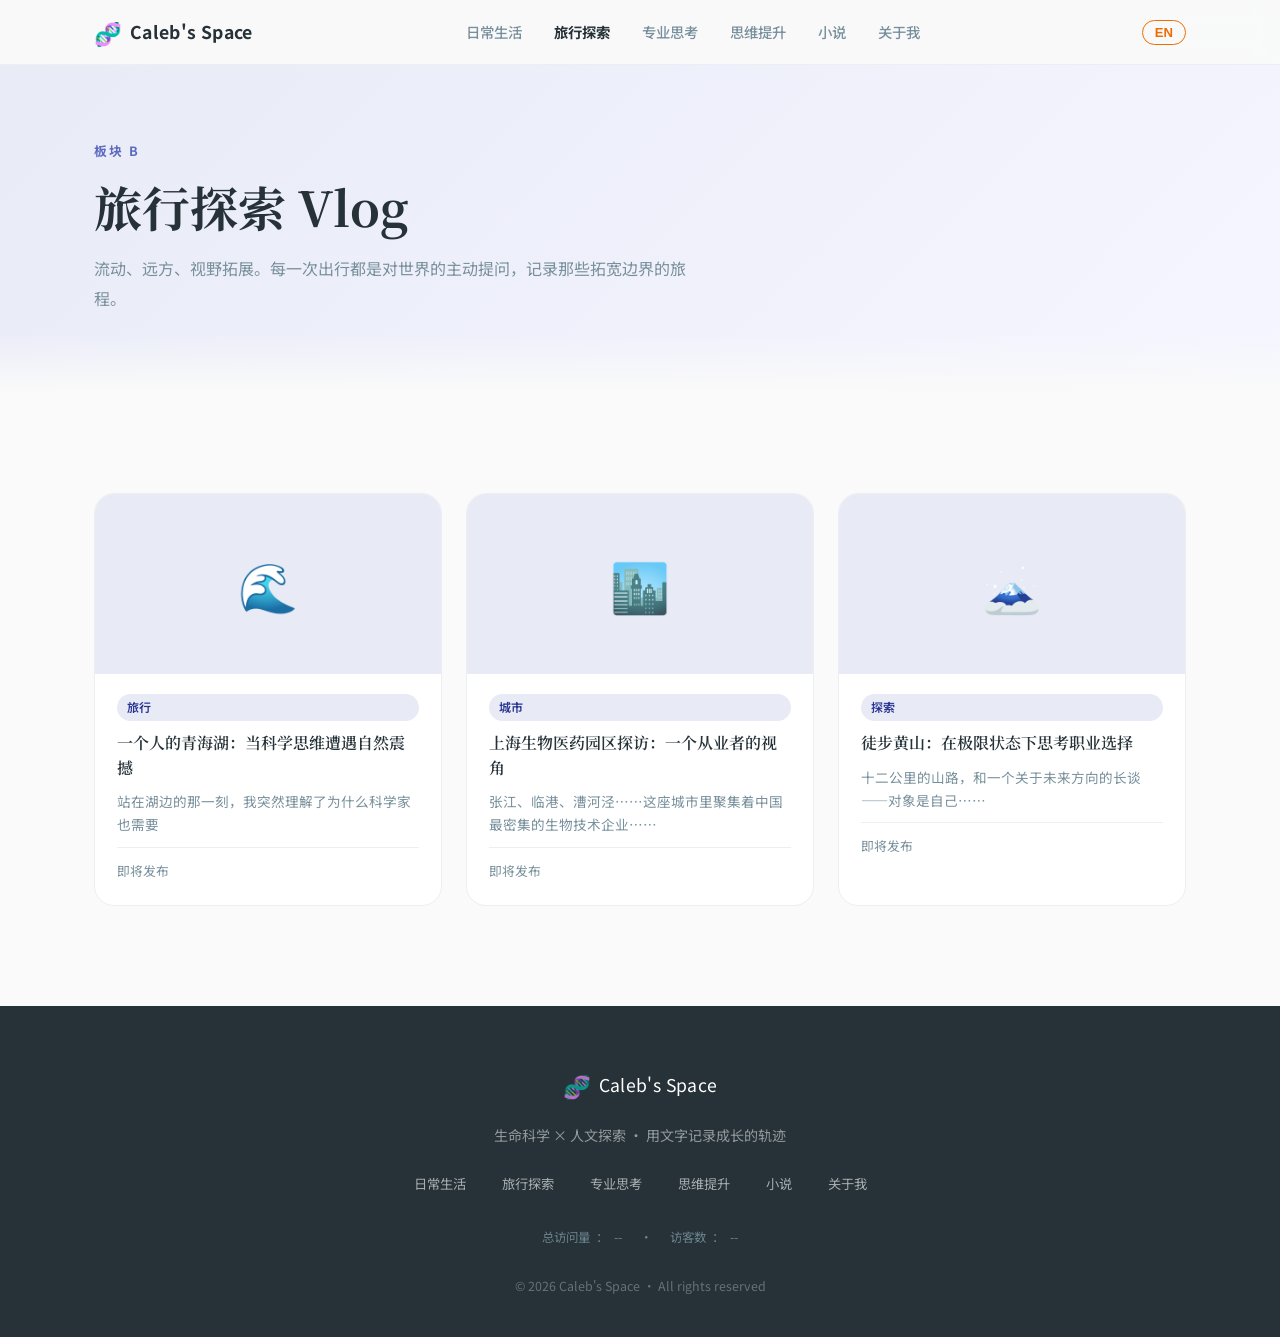
<file: travel.html>
<!DOCTYPE html>
<html lang="zh-CN">
<head>
  <meta charset="UTF-8" />
  <meta name="viewport" content="width=device-width, initial-scale=1.0" />
  <title>旅行探索 — Caleb's Space</title>
  <link rel="preconnect" href="https://fonts.googleapis.com" />
  <link rel="preconnect" href="https://fonts.gstatic.com" crossorigin />
  <link href="https://fonts.googleapis.com/css2?family=Noto+Serif+SC:wght@400;600;700&family=Noto+Sans+SC:wght@300;400;500;700&display=swap" rel="stylesheet" />
  <link rel="stylesheet" href="css/main.css" />
  <style>
    #lang-toggle {
      display: inline-flex; align-items: center;
      padding: 4px 12px; border: 1.5px solid var(--brand);
      border-radius: 20px; font-size: .82rem; font-weight: 600;
      color: var(--brand); background: transparent; cursor: pointer;
      transition: background .2s, color .2s; margin-left: 8px;
      white-space: nowrap; flex-shrink: 0;
    }
    #lang-toggle:hover { background: var(--brand); color: #fff; }
    .footer-stats { font-size: .78rem; color: var(--text-tertiary, #78909C); margin: 6px 0 0; opacity: .85; }
    .footer-stats span { margin: 0 6px; }
  </style>
</head>
<body>

  <header class="site-header" id="site-header">
    <div class="container nav-inner">
      <a href="index.html" class="logo">
        <span class="logo-icon">🧬</span>
        <span class="logo-text">Caleb's Space</span>
      </a>
      <nav class="main-nav" id="main-nav">
        <a href="life.html"         class="nav-link nav-life"   data-zh="日常生活" data-en="Daily Life">日常生活</a>
        <a href="travel.html"       class="nav-link nav-travel" data-zh="旅行探索" data-en="Travel">旅行探索</a>
        <a href="professional.html" class="nav-link nav-pro"    data-zh="专业思考" data-en="Professional">专业思考</a>
        <a href="thinking.html"     class="nav-link nav-think"  data-zh="思维提升" data-en="Thinking">思维提升</a>
        <a href="novel.html"        class="nav-link nav-novel"  data-zh="小说"    data-en="Novel">小说</a>
        <a href="about.html"        class="nav-link nav-about"  data-zh="关于我"   data-en="About">关于我</a>
      </nav>
      <button id="lang-toggle" title="Switch to English" aria-label="切换语言">EN</button>
      <button class="hamburger" id="hamburger" aria-label="菜单">
        <span></span><span></span><span></span>
      </button>
    </div>
  </header>

  <div class="page-hero page-hero-travel">
    <div class="container">
      <p class="page-hero-eyebrow travel-color" data-zh="板块 B" data-en="Section B">板块 B</p>
      <h1 class="page-hero-title" data-zh="旅行探索 Vlog" data-en="Travel Vlog">旅行探索 Vlog</h1>
      <p class="page-hero-desc"
         data-zh="流动、远方、视野拓展。每一次出行都是对世界的主动提问，记录那些拓宽边界的旅程。"
         data-en="Flow, horizons, expanded perspectives. Every journey is an active question posed to the world.">
        流动、远方、视野拓展。每一次出行都是对世界的主动提问，记录那些拓宽边界的旅程。</p>
    </div>
  </div>

  <section class="articles-section">
    <div class="container">
      <div class="articles-grid">

        <div class="article-card reveal">
          <div class="article-card-cover article-card-cover-travel">🌊</div>
          <div class="article-card-body">
            <span class="tag tag-travel" data-zh="旅行" data-en="Travel">旅行</span>
            <h3 class="article-card-title"
                data-zh="一个人的青海湖：当科学思维遭遇自然震撼"
                data-en="Qinghai Lake Solo: When Scientific Thinking Meets Awe of Nature">
              一个人的青海湖：当科学思维遭遇自然震撼</h3>
            <p class="article-card-excerpt"
               data-zh="站在湖边的那一刻，我突然理解了为什么科学家也需要"无用的感动"……"
               data-en="Standing by the lake, I suddenly understood why scientists also need 'useless wonder'…">
              站在湖边的那一刻，我突然理解了为什么科学家也需要"无用的感动"……</p>
            <div class="article-card-footer">
              <span data-zh="即将发布" data-en="Coming soon">即将发布</span>
            </div>
          </div>
        </div>

        <div class="article-card reveal">
          <div class="article-card-cover article-card-cover-travel">🏙️</div>
          <div class="article-card-body">
            <span class="tag tag-travel" data-zh="城市" data-en="City">城市</span>
            <h3 class="article-card-title"
                data-zh="上海生物医药园区探访：一个从业者的视角"
                data-en="Visiting Shanghai Biopharma Parks: A Practitioner's Perspective">
              上海生物医药园区探访：一个从业者的视角</h3>
            <p class="article-card-excerpt"
               data-zh="张江、临港、漕河泾……这座城市里聚集着中国最密集的生物技术企业……"
               data-en="Zhangjiang, Lingang, Caohejing — this city holds China's densest cluster of biotech companies…">
              张江、临港、漕河泾……这座城市里聚集着中国最密集的生物技术企业……</p>
            <div class="article-card-footer">
              <span data-zh="即将发布" data-en="Coming soon">即将发布</span>
            </div>
          </div>
        </div>

        <div class="article-card reveal">
          <div class="article-card-cover article-card-cover-travel">🗻</div>
          <div class="article-card-body">
            <span class="tag tag-travel" data-zh="探索" data-en="Explore">探索</span>
            <h3 class="article-card-title"
                data-zh="徒步黄山：在极限状态下思考职业选择"
                data-en="Hiking Huangshan: Thinking About Career Choices Under Extreme Conditions">
              徒步黄山：在极限状态下思考职业选择</h3>
            <p class="article-card-excerpt"
               data-zh="十二公里的山路，和一个关于未来方向的长谈——对象是自己……"
               data-en="Twelve kilometres of mountain trail, and a long conversation about the future — with myself…">
              十二公里的山路，和一个关于未来方向的长谈——对象是自己……</p>
            <div class="article-card-footer">
              <span data-zh="即将发布" data-en="Coming soon">即将发布</span>
            </div>
          </div>
        </div>

      </div>
    </div>
  </section>

  <footer class="site-footer">
    <div class="container footer-inner">
      <div class="footer-brand">
        <span class="logo-icon">🧬</span><span class="logo-text">Caleb's Space</span>
      </div>
      <p class="footer-desc"
         data-zh="生命科学 × 人文探索 · 用文字记录成长的轨迹"
         data-en="Life Science × Humanities · Documenting Growth Through Writing">
        生命科学 × 人文探索 · 用文字记录成长的轨迹</p>
      <div class="footer-links">
        <a href="life.html"         data-zh="日常生活"  data-en="Daily Life">日常生活</a>
        <a href="travel.html"       data-zh="旅行探索"  data-en="Travel">旅行探索</a>
        <a href="professional.html" data-zh="专业思考"  data-en="Professional">专业思考</a>
        <a href="thinking.html"     data-zh="思维提升"  data-en="Thinking">思维提升</a>
        <a href="novel.html"        data-zh="小说"     data-en="Novel">小说</a>
        <a href="about.html"        data-zh="关于我"    data-en="About">关于我</a>
      </div>
      <p class="footer-stats">
        <span id="busuanzi_container_site_pv">
          <span data-zh="总访问量" data-en="Total Views">总访问量</span>：<span id="busuanzi_value_site_pv">--</span>
        </span>
        &nbsp;·&nbsp;
        <span id="busuanzi_container_site_uv">
          <span data-zh="访客数" data-en="Visitors">访客数</span>：<span id="busuanzi_value_site_uv">--</span>
        </span>
      </p>
      <p class="footer-copy">© 2026 Caleb's Space · All rights reserved</p>
    </div>
  </footer>
  <script defer src="https://events.vercount.one/js"></script>
  <script src="js/main.js"></script>
</body>
</html>
</file>
<file: css/main.css>
/* ============================================================
   CALEB'S SPACE — Main Stylesheet
   Color System (from "生命科学 × 人文探索" AI consultation)
   ============================================================ */

/* ---- CSS CUSTOM PROPERTIES ---- */
:root {
  /* Brand */
  --brand:        #EF6C00;   /* Warm Orange — main CTA, logo */
  --brand-light:  #FFF3E0;
  --brand-dark:   #BF360C;

  /* Section A — Daily Life */
  --life:         #8D6E63;   /* Taupe Brown — 土壤/陶土 */
  --life-light:   #EFEBE9;
  --life-dark:    #5D4037;

  /* Section B — Travel */
  --travel:       #5C6BC0;   /* Indigo — 天空/深海 */
  --travel-light: #E8EAF6;
  --travel-dark:  #283593;

  /* Section C — Professional (Core) */
  --pro:          #43A047;   /* Emerald Green — 活细胞/叶绿素 */
  --pro-light:    #E8F5E9;
  --pro-dark:     #1B5E20;

  /* Section D — Thinking */
  --think:        #FF8A65;   /* Soft Amber — 晨光/智慧之光 */
  --think-light:  #FBE9E7;
  --think-dark:   #BF360C;

  /* Section E — Novel (小说) */
  --novel:         #6A1B9A;   /* Deep Purple — 文学/故事 */
  --novel-light:   #F3E5F5;
  --novel-dark:    #4A148C;

  /* Neutrals */
  --bg:           #FAFAFA;
  --surface:      #FFFFFF;
  --text-primary: #263238;
  --text-secondary:#78909C;
  --divider:      #ECEFF1;
  --border:       #CFD8DC;

  /* Typography */
  --font-serif:   "Noto Serif SC", Georgia, serif;
  --font-sans:    "Noto Sans SC", "PingFang SC", "Microsoft YaHei", sans-serif;

  /* Spacing */
  --radius-sm:    6px;
  --radius:       12px;
  --radius-lg:    20px;
  --shadow-sm:    0 2px 8px rgba(38,50,56,.08);
  --shadow:       0 4px 20px rgba(38,50,56,.12);
  --shadow-lg:    0 8px 40px rgba(38,50,56,.16);
  --transition:   0.25s cubic-bezier(.4,0,.2,1);
}

/* ---- RESET & BASE ---- */
*, *::before, *::after { box-sizing: border-box; margin: 0; padding: 0; }

html { scroll-behavior: smooth; font-size: 16px; }

body {
  font-family: var(--font-sans);
  background: var(--bg);
  color: var(--text-primary);
  line-height: 1.7;
  overflow-x: hidden;
}

a { text-decoration: none; color: inherit; }
img { max-width: 100%; display: block; }
ul { list-style: none; }

.container {
  width: 100%;
  max-width: 1140px;
  margin: 0 auto;
  padding: 0 24px;
}

.desktop-br { display: block; }
@media (max-width: 640px) { .desktop-br { display: none; } }

/* ============================================================
   HEADER / NAV
   ============================================================ */
.site-header {
  position: fixed;
  top: 0; left: 0; right: 0;
  z-index: 100;
  background: rgba(250,250,250,.92);
  backdrop-filter: blur(12px);
  -webkit-backdrop-filter: blur(12px);
  border-bottom: 1px solid var(--divider);
  transition: box-shadow var(--transition);
}
.site-header.scrolled { box-shadow: var(--shadow-sm); }

.nav-inner {
  display: flex;
  align-items: center;
  justify-content: space-between;
  height: 64px;
}

.logo {
  display: flex;
  align-items: center;
  gap: 8px;
  font-weight: 700;
  font-size: 1.1rem;
  color: var(--text-primary);
}
.logo-icon { font-size: 1.4rem; }
.logo-text { letter-spacing: .02em; }

.main-nav {
  display: flex;
  align-items: center;
  gap: 4px;
}
.nav-link {
  padding: 6px 14px;
  border-radius: 99px;
  font-size: .9rem;
  font-weight: 500;
  color: var(--text-secondary);
  transition: background var(--transition), color var(--transition);
  position: relative;
}
.nav-link:hover { color: var(--text-primary); background: var(--divider); }
.nav-life:hover    { background: var(--life-light);   color: var(--life-dark); }
.nav-travel:hover  { background: var(--travel-light); color: var(--travel-dark); }
.nav-pro:hover     { background: var(--pro-light);    color: var(--pro-dark); }
.nav-think:hover   { background: var(--think-light);  color: var(--think-dark); }

.hamburger {
  display: none;
  flex-direction: column;
  gap: 5px;
  background: none;
  border: none;
  cursor: pointer;
  padding: 8px;
}
.hamburger span {
  display: block;
  width: 22px; height: 2px;
  background: var(--text-primary);
  border-radius: 2px;
  transition: transform var(--transition), opacity var(--transition);
}

@media (max-width: 768px) {
  .hamburger { display: flex; }
  .main-nav {
    position: fixed;
    top: 64px; left: 0; right: 0;
    flex-direction: column;
    align-items: stretch;
    background: var(--surface);
    padding: 12px 16px 20px;
    border-bottom: 1px solid var(--divider);
    box-shadow: var(--shadow);
    transform: translateY(-120%);
    opacity: 0;
    transition: transform var(--transition), opacity var(--transition);
    pointer-events: none;
  }
  .main-nav.open {
    transform: translateY(0);
    opacity: 1;
    pointer-events: all;
  }
  .nav-link { padding: 12px 16px; border-radius: var(--radius-sm); }
}

/* ============================================================
   BUTTONS
   ============================================================ */
.btn {
  display: inline-flex;
  align-items: center;
  gap: 6px;
  padding: 11px 26px;
  border-radius: 99px;
  font-size: .95rem;
  font-weight: 600;
  cursor: pointer;
  transition: all var(--transition);
  letter-spacing: .02em;
}
.btn-primary {
  background: var(--brand);
  color: #fff;
  box-shadow: 0 2px 12px rgba(239,108,0,.35);
}
.btn-primary:hover {
  background: var(--brand-dark);
  box-shadow: 0 4px 20px rgba(239,108,0,.45);
  transform: translateY(-1px);
}
.btn-ghost {
  background: transparent;
  color: var(--text-primary);
  border: 1.5px solid var(--border);
}
.btn-ghost:hover {
  background: var(--surface);
  border-color: var(--text-primary);
  transform: translateY(-1px);
}

/* ============================================================
   HERO
   ============================================================ */
.hero {
  position: relative;
  min-height: 100vh;
  display: flex;
  align-items: center;
  overflow: hidden;
  padding: 80px 0 60px;
}

/* subtle dot grid */
.hero-bg-grid {
  position: absolute;
  inset: 0;
  background-image: radial-gradient(circle, var(--divider) 1.5px, transparent 1.5px);
  background-size: 28px 28px;
  opacity: .7;
  pointer-events: none;
}

/* gradient overlay bottom */
.hero::after {
  content: '';
  position: absolute;
  bottom: 0; left: 0; right: 0;
  height: 160px;
  background: linear-gradient(to bottom, transparent, var(--bg));
  pointer-events: none;
}

.hero-content {
  position: relative;
  z-index: 2;
  max-width: 700px;
  animation: fadeUp .8s ease both;
}

.hero-eyebrow {
  font-size: .85rem;
  letter-spacing: .15em;
  text-transform: uppercase;
  color: var(--brand);
  font-weight: 600;
  margin-bottom: 20px;
  display: flex;
  align-items: center;
  gap: 8px;
}
.hero-eyebrow::before {
  content: '';
  display: inline-block;
  width: 24px; height: 2px;
  background: var(--brand);
  border-radius: 2px;
}

.hero-title {
  font-family: var(--font-serif);
  font-size: clamp(2rem, 5vw, 3.4rem);
  font-weight: 700;
  line-height: 1.3;
  color: var(--text-primary);
  margin-bottom: 24px;
}

.hero-highlight {
  color: var(--brand);
  position: relative;
}
.hero-highlight::after {
  content: '';
  position: absolute;
  left: 0; bottom: -4px;
  width: 100%; height: 3px;
  background: linear-gradient(to right, var(--brand), var(--pro));
  border-radius: 3px;
  transform: scaleX(0);
  transform-origin: left;
  animation: underlineIn 1s .6s ease forwards;
}

.hero-desc {
  font-size: 1.05rem;
  color: var(--text-secondary);
  line-height: 1.9;
  margin-bottom: 36px;
}

.hero-cta {
  display: flex;
  gap: 14px;
  flex-wrap: wrap;
}

/* DNA decoration */
.hero-dna {
  position: absolute;
  right: 80px;
  top: 50%;
  transform: translateY(-50%);
  width: 120px;
  height: 400px;
  z-index: 1;
  pointer-events: none;
  animation: floatDNA 6s ease-in-out infinite;
}
@media (max-width: 900px) { .hero-dna { display: none; } }

/* ============================================================
   SECTIONS OVERVIEW
   ============================================================ */
.sections-overview {
  padding: 100px 0 80px;
}

.section-heading {
  font-family: var(--font-serif);
  font-size: clamp(1.6rem, 3vw, 2.2rem);
  font-weight: 700;
  color: var(--text-primary);
  margin-bottom: 10px;
}
.section-heading.center { text-align: center; }
.section-sub {
  font-size: .95rem;
  color: var(--text-secondary);
  margin-bottom: 56px;
}
.section-sub.center { text-align: center; }

.cards-grid {
  display: grid;
  grid-template-columns: repeat(2, 1fr);
  gap: 24px;
}

@media (max-width: 768px) {
  .cards-grid { grid-template-columns: 1fr; }
}

/* Card base */
.card {
  position: relative;
  display: flex;
  flex-direction: column;
  gap: 14px;
  padding: 32px;
  border-radius: var(--radius-lg);
  background: var(--surface);
  border: 1.5px solid var(--divider);
  transition: transform var(--transition), box-shadow var(--transition), border-color var(--transition);
  overflow: hidden;
  cursor: pointer;
}
.card::before {
  content: '';
  position: absolute;
  top: 0; left: 0; right: 0;
  height: 4px;
  border-radius: 4px 4px 0 0;
}
.card:hover {
  transform: translateY(-6px);
  box-shadow: var(--shadow-lg);
}

/* Card color variants */
.card-life::before   { background: linear-gradient(to right, var(--life), #A1887F); }
.card-life:hover     { border-color: var(--life); }
.card-travel::before { background: linear-gradient(to right, var(--travel), #7986CB); }
.card-travel:hover   { border-color: var(--travel); }
.card-pro::before    { background: linear-gradient(to right, var(--pro), #66BB6A); }
.card-pro:hover      { border-color: var(--pro); }
.card-think::before  { background: linear-gradient(to right, var(--think), #FFAB91); }
.card-think:hover    { border-color: var(--think); }

/* Professional card special treatment */
.card-pro {
  background: linear-gradient(135deg, #FFFFFF 0%, var(--pro-light) 100%);
}

.card-icon-wrap {
  width: 48px; height: 48px;
  border-radius: var(--radius);
  display: flex;
  align-items: center;
  justify-content: center;
}
.card-icon-wrap svg { width: 26px; height: 26px; }

.card-life   .card-icon-wrap { background: var(--life-light);   color: var(--life); }
.card-travel .card-icon-wrap { background: var(--travel-light); color: var(--travel); }
.card-pro    .card-icon-wrap { background: var(--pro-light);    color: var(--pro); }
.card-think  .card-icon-wrap { background: var(--think-light);  color: var(--think); }

.card-label {
  font-size: .75rem;
  font-weight: 700;
  letter-spacing: .12em;
  text-transform: uppercase;
}
.card-life   .card-label { color: var(--life); }
.card-travel .card-label { color: var(--travel); }
.card-pro    .card-label { color: var(--pro); }
.card-think  .card-label { color: var(--think); }

.card-title {
  font-family: var(--font-serif);
  font-size: 1.35rem;
  font-weight: 700;
  color: var(--text-primary);
  line-height: 1.3;
}

.card-desc {
  font-size: .9rem;
  color: var(--text-secondary);
  line-height: 1.75;
  flex: 1;
}

.card-meta {
  display: flex;
  gap: 8px;
  flex-wrap: wrap;
}

.tag {
  font-size: .75rem;
  font-weight: 600;
  padding: 3px 10px;
  border-radius: 99px;
}
.tag-life   { background: var(--life-light);   color: var(--life-dark); }
.tag-travel { background: var(--travel-light); color: var(--travel-dark); }
.tag-pro    { background: var(--pro-light);    color: var(--pro-dark); }
.tag-think  { background: var(--think-light);  color: var(--think-dark); }

.card-arrow {
  font-size: 1.1rem;
  opacity: 0;
  transform: translateX(-6px);
  transition: opacity var(--transition), transform var(--transition);
  align-self: flex-end;
}
.card-life   .card-arrow { color: var(--life); }
.card-travel .card-arrow { color: var(--travel); }
.card-pro    .card-arrow { color: var(--pro); }
.card-think  .card-arrow { color: var(--think); }

.card:hover .card-arrow {
  opacity: 1;
  transform: translateX(0);
}

/* ============================================================
   FEATURED ARTICLES
   ============================================================ */
.featured {
  padding: 80px 0;
  background: var(--surface);
  border-top: 1px solid var(--divider);
}

.posts-list {
  display: flex;
  flex-direction: column;
  gap: 0;
  margin-top: 40px;
}

.post-row {
  display: flex;
  align-items: flex-start;
  gap: 20px;
  padding: 24px 0;
  border-bottom: 1px solid var(--divider);
  transition: background var(--transition);
  position: relative;
  padding-left: 16px;
}
.post-row:last-child { border-bottom: none; }
.post-row:hover { background: var(--bg); margin: 0 -24px; padding-left: 40px; padding-right: 24px; border-radius: var(--radius); }

.post-cat-dot {
  position: absolute;
  left: 0;
  top: 32px;
  width: 10px; height: 10px;
  border-radius: 50%;
  flex-shrink: 0;
}
.post-life   .post-cat-dot { background: var(--life); }
.post-travel .post-cat-dot { background: var(--travel); }
.post-pro    .post-cat-dot { background: var(--pro); }
.post-think  .post-cat-dot { background: var(--think); }

.post-info { flex: 1; display: flex; flex-direction: column; gap: 6px; }

.post-cat-label {
  font-size: .75rem;
  font-weight: 700;
  letter-spacing: .1em;
  text-transform: uppercase;
  padding: 2px 8px;
  border-radius: 4px;
  width: fit-content;
}
.cat-life   { background: var(--life-light);   color: var(--life-dark); }
.cat-travel { background: var(--travel-light); color: var(--travel-dark); }
.cat-pro    { background: var(--pro-light);    color: var(--pro-dark); }
.cat-think  { background: var(--think-light);  color: var(--think-dark); }

.post-title {
  font-family: var(--font-serif);
  font-size: 1.1rem;
  font-weight: 600;
  color: var(--text-primary);
  line-height: 1.5;
  transition: color var(--transition);
}
.post-title:hover { color: var(--brand); }

.post-excerpt {
  font-size: .88rem;
  color: var(--text-secondary);
  line-height: 1.7;
}

.post-date {
  font-size: .8rem;
  color: var(--text-secondary);
  white-space: nowrap;
  padding-top: 22px;
  opacity: .7;
}

/* contact-email link inside skill-tag */
.contact-email {
  font-size: .82rem;
  color: var(--text-secondary);
  text-decoration: none;
  opacity: .8;
  word-break: break-all;
}
.contact-email:hover { opacity: 1; text-decoration: underline; }

/* 邮件联系标签：手机端上下排列 */
.contact-tag {
  display: flex;
  flex-wrap: wrap;
  align-items: center;
  gap: 4px;
}

@media (max-width: 600px) {
  .post-row { flex-direction: column; gap: 8px; }
  .post-date { padding-top: 0; }
}

/* ============================================================
   ABOUT STRIP
   ============================================================ */
.about-strip {
  padding: 100px 0;
  background: linear-gradient(135deg, var(--pro-light) 0%, var(--brand-light) 100%);
  border-top: 1px solid var(--divider);
}

.about-inner {
  display: grid;
  grid-template-columns: 1fr 1fr;
  gap: 60px;
  align-items: center;
}

@media (max-width: 768px) {
  .about-inner { grid-template-columns: 1fr; gap: 40px; }
}

.about-text h2 {
  font-family: var(--font-serif);
  font-size: clamp(1.6rem, 3vw, 2.2rem);
  margin-bottom: 20px;
  color: var(--text-primary);
}
.about-text p {
  font-size: .95rem;
  color: var(--text-secondary);
  line-height: 1.85;
  margin-bottom: 14px;
}
.about-text .btn { margin-top: 8px; }

.about-card-wrap {
  display: flex;
  justify-content: center;
}

.about-badge-card {
  background: var(--surface);
  border-radius: var(--radius-lg);
  padding: 32px;
  box-shadow: var(--shadow-lg);
  width: 100%;
  max-width: 360px;
  display: flex;
  flex-direction: column;
  gap: 20px;
}

.badge-row {
  display: flex;
  align-items: center;
  gap: 14px;
}
.badge-icon { font-size: 1.6rem; width: 40px; text-align: center; }
.badge-title { font-size: .95rem; font-weight: 600; color: var(--text-primary); }
.badge-sub   { font-size: .8rem; color: var(--text-secondary); margin-top: 2px; }

.badge-tags {
  display: flex;
  flex-wrap: wrap;
  gap: 6px;
  padding-top: 4px;
  border-top: 1px solid var(--divider);
}
.badge-tag {
  font-size: .75rem;
  font-weight: 500;
  color: var(--pro);
  background: var(--pro-light);
  padding: 3px 10px;
  border-radius: 99px;
}

/* ============================================================
   PAGE HEADERS (for sub-pages)
   ============================================================ */
.page-hero {
  padding: 140px 0 80px;
  position: relative;
  overflow: hidden;
}
.page-hero::after {
  content: '';
  position: absolute;
  bottom: 0; left: 0; right: 0;
  height: 60px;
  background: linear-gradient(to bottom, transparent, var(--bg));
}
.page-hero-life   { background: linear-gradient(135deg, var(--life-light), #FFF8F6); }
.page-hero-travel { background: linear-gradient(135deg, var(--travel-light), #F5F6FF); }
.page-hero-pro    { background: linear-gradient(135deg, var(--pro-light), var(--brand-light)); }
.page-hero-think  { background: linear-gradient(135deg, var(--think-light), #FFF8F6); }

.page-hero-eyebrow {
  font-size: .8rem;
  letter-spacing: .15em;
  text-transform: uppercase;
  font-weight: 700;
  margin-bottom: 14px;
}
.life-color   { color: var(--life); }
.travel-color { color: var(--travel); }
.pro-color    { color: var(--pro); }
.think-color  { color: var(--think); }
.brand-color  { color: var(--brand); }

.page-hero-title {
  font-family: var(--font-serif);
  font-size: clamp(2rem, 4vw, 3rem);
  font-weight: 700;
  line-height: 1.3;
  color: var(--text-primary);
  margin-bottom: 16px;
}
.page-hero-desc {
  font-size: 1rem;
  color: var(--text-secondary);
  max-width: 600px;
  line-height: 1.85;
}

/* ============================================================
   PLACEHOLDER CONTENT (sub-pages coming soon)
   ============================================================ */
.coming-soon {
  padding: 80px 0 120px;
}
.coming-soon-inner {
  text-align: center;
  max-width: 480px;
  margin: 0 auto;
}
.coming-soon-icon { font-size: 4rem; margin-bottom: 24px; }
.coming-soon-title {
  font-family: var(--font-serif);
  font-size: 1.6rem;
  font-weight: 700;
  color: var(--text-primary);
  margin-bottom: 12px;
}
.coming-soon-desc {
  font-size: .95rem;
  color: var(--text-secondary);
  line-height: 1.85;
  margin-bottom: 32px;
}

/* ============================================================
   ARTICLE GRID (for sub-pages)
   ============================================================ */
.articles-section {
  padding: 60px 0 100px;
}
.articles-grid {
  display: grid;
  grid-template-columns: repeat(auto-fill, minmax(300px, 1fr));
  gap: 24px;
  margin-top: 40px;
}
.article-card {
  background: var(--surface);
  border-radius: var(--radius-lg);
  border: 1.5px solid var(--divider);
  overflow: hidden;
  transition: transform var(--transition), box-shadow var(--transition);
}
.article-card:hover {
  transform: translateY(-4px);
  box-shadow: var(--shadow);
}
.article-card-cover {
  height: 180px;
  display: flex;
  align-items: center;
  justify-content: center;
  font-size: 3rem;
  position: relative;
  overflow: hidden;
}
.article-card-cover-life   { background: var(--life-light); }
.article-card-cover-travel { background: var(--travel-light); }
.article-card-cover-pro    { background: var(--pro-light); }
.article-card-cover-think  { background: var(--think-light); }

.article-card-body {
  padding: 20px 22px 24px;
  display: flex;
  flex-direction: column;
  gap: 10px;
}
.article-card-title {
  font-family: var(--font-serif);
  font-size: 1rem;
  font-weight: 600;
  color: var(--text-primary);
  line-height: 1.55;
}
.article-card-excerpt {
  font-size: .85rem;
  color: var(--text-secondary);
  line-height: 1.7;
}
.article-card-footer {
  display: flex;
  align-items: center;
  justify-content: space-between;
  padding-top: 12px;
  border-top: 1px solid var(--divider);
  font-size: .8rem;
  color: var(--text-secondary);
}

/* ============================================================
   BLOCKQUOTE / HIGHLIGHT (for article pages)
   ============================================================ */
.blockquote-think {
  background: var(--think-light);
  border-left: 4px solid var(--think);
  padding: 20px 24px;
  border-radius: 0 var(--radius) var(--radius) 0;
  margin: 24px 0;
  font-style: italic;
  color: var(--text-primary);
  font-size: 1.05rem;
  line-height: 1.8;
}

/* ============================================================
   FOOTER
   ============================================================ */
.site-footer {
  background: var(--text-primary);
  color: rgba(255,255,255,.7);
  padding: 60px 0 40px;
}
.footer-inner {
  display: flex;
  flex-direction: column;
  align-items: center;
  gap: 20px;
  text-align: center;
}
.footer-inner .logo-text { color: #fff; font-size: 1.1rem; }
.footer-inner .logo-icon { font-size: 1.4rem; }
.footer-brand {
  display: flex;
  align-items: center;
  gap: 8px;
}
.footer-desc {
  font-size: .88rem;
  color: rgba(255,255,255,.5);
  max-width: 400px;
  line-height: 1.7;
}
.footer-links {
  display: flex;
  gap: 8px;
  flex-wrap: wrap;
  justify-content: center;
}
.footer-links a {
  padding: 5px 14px;
  border-radius: 99px;
  font-size: .83rem;
  color: rgba(255,255,255,.6);
  transition: background var(--transition), color var(--transition);
}
.footer-links a:hover {
  background: rgba(255,255,255,.1);
  color: #fff;
}
.footer-copy {
  font-size: .78rem;
  color: rgba(255,255,255,.3);
  padding-top: 8px;
}

/* ============================================================
   ANIMATIONS
   ============================================================ */
@keyframes fadeUp {
  from { opacity: 0; transform: translateY(28px); }
  to   { opacity: 1; transform: translateY(0); }
}
@keyframes underlineIn {
  to { transform: scaleX(1); }
}
@keyframes floatDNA {
  0%, 100% { transform: translateY(-50%) rotate(0deg); }
  50%       { transform: translateY(calc(-50% - 18px)) rotate(2deg); }
}

/* Scroll reveal helper */
.reveal {
  opacity: 0;
  transform: translateY(24px);
  transition: opacity .6s ease, transform .6s ease;
}
.reveal.visible {
  opacity: 1;
  transform: translateY(0);
}

/* ============================================================
   SECTION E — NOVEL (小说板块)
   ============================================================ */

/* Nav hover */
.nav-novel:hover  { background: var(--novel-light);  color: var(--novel-dark); }

/* Card variant */
.card-novel::before { background: linear-gradient(to right, var(--novel), #9C27B0); }
.card-novel:hover   { border-color: var(--novel); }
.card-novel .card-icon-wrap { background: var(--novel-light); color: var(--novel); }
.card-novel .card-label     { color: var(--novel); }
.card-novel .card-arrow     { color: var(--novel); }

/* Tag */
.tag-novel  { background: var(--novel-light);  color: var(--novel-dark); }

/* Featured post dot + label */
.post-novel .post-cat-dot { background: var(--novel); }
.cat-novel  { background: var(--novel-light);  color: var(--novel-dark); }

/* Page hero */
.page-hero-novel { background: linear-gradient(135deg, var(--novel-light), #FAF5FF); }
.novel-color { color: var(--novel); }

/* Article card cover */
.article-card-cover-novel { background: var(--novel-light); }

/* GATE 动画关键帧（恋爱分栏门禁复用，整板块门禁已移除） */
@keyframes gateFadeIn {
  from { opacity: 0; transform: translateY(20px); }
  to   { opacity: 1; transform: translateY(0); }
}

@keyframes shake {
  0%, 100% { transform: translateX(0); }
  25%      { transform: translateX(-6px); }
  75%      { transform: translateX(6px); }
}

/* Novel content — 直接进入（已移除整板块访问码），顶部留出固定头部高度避免遮挡标签 */
.novel-content {
  display: block;
  padding-top: 80px;
}

/* ============================================================
   NOVEL TABS (栏目切换：小说 / 恋爱)
   ============================================================ */
.novel-tabs {
  display: flex;
  gap: 12px;
  justify-content: center;
  padding: 28px 0 8px;
  flex-wrap: wrap;
}
.novel-tab {
  display: inline-flex;
  align-items: center;
  gap: 8px;
  padding: 10px 22px;
  border: 1.5px solid var(--novel-light);
  border-radius: 24px;
  background: transparent;
  color: var(--novel);
  font-size: .95rem;
  font-weight: 600;
  font-family: var(--font-sans);
  cursor: pointer;
  transition: background .2s, color .2s, border-color .2s, transform .2s;
}
.novel-tab:hover { transform: translateY(-1px); }
.novel-tab.is-active {
  background: linear-gradient(135deg, #9C27B0 0%, #6A1B9A 100%);
  border-color: transparent;
  color: #fff;
  box-shadow: 0 4px 16px rgba(106,27,154,.3);
}
.novel-tab-icon { font-size: 1.1rem; }

/* 面板切换 */
.novel-panel { display: none; }
.novel-panel.is-active { display: block; }

/* ============================================================
   LOVE GATE (恋爱栏二级门禁，页面内卡片)
   ============================================================ */
.love-gate {
  display: flex;
  align-items: center;
  justify-content: center;
  padding: 60px 20px;
  background: linear-gradient(135deg, #2D0A4E 0%, #4A148C 100%);
  border-radius: 18px;
  margin: 24px 0;
}
.love-gate.hidden { display: none; }
.love-gate-card {
  background: rgba(255,255,255,.06);
  backdrop-filter: blur(20px);
  -webkit-backdrop-filter: blur(20px);
  border: 1px solid rgba(255,255,255,.15);
  border-radius: 20px;
  padding: 44px 36px;
  max-width: 420px;
  width: 100%;
  text-align: center;
  color: #fff;
  animation: gateFadeIn .6s ease;
}
.love-gate-icon { font-size: 2.6rem; margin-bottom: 16px; }
.love-gate-title {
  font-family: var(--font-serif);
  font-size: 1.4rem;
  font-weight: 700;
  margin-bottom: 10px;
  color: #fff;
}
.love-gate-desc {
  font-size: .9rem;
  color: rgba(255,255,255,.65);
  line-height: 1.7;
  margin-bottom: 24px;
}
.love-gate-input {
  width: 100%;
  padding: 14px 18px;
  border-radius: 12px;
  border: 1.5px solid rgba(255,255,255,.2);
  background: rgba(255,255,255,.08);
  color: #fff;
  font-size: 1rem;
  font-family: var(--font-sans);
  text-align: center;
  letter-spacing: .08em;
  transition: border-color var(--transition), background var(--transition);
  margin-bottom: 14px;
  box-sizing: border-box;
}
.love-gate-input::placeholder { color: rgba(255,255,255,.4); }
.love-gate-input:focus {
  outline: none;
  border-color: #CE93D8;
  background: rgba(255,255,255,.12);
}
.love-gate-btn {
  width: 100%;
  padding: 14px;
  border-radius: 12px;
  border: none;
  background: linear-gradient(135deg, #9C27B0 0%, #6A1B9A 100%);
  color: #fff;
  font-size: 1rem;
  font-weight: 600;
  cursor: pointer;
  transition: transform var(--transition), box-shadow var(--transition);
  letter-spacing: .05em;
}
.love-gate-btn:hover {
  transform: translateY(-1px);
  box-shadow: 0 6px 24px rgba(156,39,176,.4);
}
.love-gate-error {
  display: none;
  color: #FF8A80;
  font-size: .85rem;
  margin-top: 12px;
}
.love-gate-error.show {
  display: block;
  animation: shake .4s ease;
}

/* 恋爱内容 */
.love-content { display: none; }
.love-content.is-unlocked { display: block; }
.love-entry {
  background: var(--surface);
  border: 1px solid var(--divider);
  border-left: 4px solid var(--novel);
  border-radius: var(--radius-lg);
  padding: 28px 32px;
  margin: 24px 0;
}
.love-entry-head {
  display: flex;
  align-items: baseline;
  gap: 12px;
  margin-bottom: 16px;
  padding-bottom: 12px;
  border-bottom: 1px solid var(--divider);
}
.love-entry-date {
  font-family: var(--font-serif);
  font-size: 1.3rem;
  font-weight: 700;
  color: var(--novel);
}
.love-entry-title {
  font-size: .9rem;
  color: var(--text-secondary);
  font-weight: 600;
}
</file>
<file: css/pro.css>
/* ============================================================
   PROFESSIONAL PAGE — Extra Styles
   ============================================================ */

/* Lab-style data card */
.data-card {
  background: var(--surface);
  border: 1.5px solid var(--pro-light);
  border-radius: var(--radius-lg);
  padding: 28px 32px;
  position: relative;
  overflow: hidden;
}
.data-card::before {
  content: '';
  position: absolute;
  top: 0; left: 0; right: 0;
  height: 3px;
  background: linear-gradient(to right, var(--pro), #A5D6A7);
}

/* Code block */
.code-block {
  background: var(--pro-light);
  border: 1px solid #A5D6A7;
  border-left: 4px solid var(--pro);
  border-radius: 0 var(--radius-sm) var(--radius-sm) 0;
  padding: 16px 20px;
  font-family: "Cascadia Code", "Fira Code", "Consolas", monospace;
  font-size: .85rem;
  color: var(--pro-dark);
  overflow-x: auto;
  white-space: pre;
}

/* Skill tags */
.skill-grid {
  display: flex;
  flex-wrap: wrap;
  gap: 10px;
  margin-top: 16px;
}
.skill-tag {
  display: inline-flex;
  align-items: center;
  gap: 5px;
  padding: 5px 14px;
  border-radius: 99px;
  font-size: .82rem;
  font-weight: 600;
  background: var(--pro-light);
  color: var(--pro-dark);
  border: 1px solid #A5D6A7;
}

/* Article content styles */
.article-body {
  max-width: 740px;
  margin: 0 auto;
  padding: 60px 24px 100px;
}
.article-body h2 {
  font-family: var(--font-serif);
  font-size: 1.6rem;
  color: var(--text-primary);
  margin: 40px 0 16px;
  padding-bottom: 10px;
  border-bottom: 2px solid var(--pro-light);
}
.article-body h2::before {
  content: '';
  display: inline-block;
  width: 4px; height: 1.2em;
  background: var(--pro);
  border-radius: 2px;
  margin-right: 10px;
  vertical-align: middle;
  margin-top: -3px;
}
.article-body p {
  font-size: 1rem;
  color: var(--text-primary);
  line-height: 2;
  margin-bottom: 18px;
}
.article-body .highlight {
  background: var(--pro-light);
  padding: 2px 6px;
  border-radius: 4px;
  color: var(--pro-dark);
  font-weight: 600;
}
</file>
<file: css/post.css>
/* ============================================================
   CALEB'S SPACE — Article Detail Page Stylesheet (post.css)
   ============================================================ */

/* ---- POST PAGE LAYOUT ---- */
.post-page {
  padding-top: 64px; /* offset for fixed header */
}

/* ---- BREADCRUMB ---- */
.post-breadcrumb-wrap {
  padding: 20px 0 0;
}
.post-breadcrumb {
  display: flex;
  align-items: center;
  gap: 8px;
  font-size: .82rem;
  color: var(--text-secondary);
  flex-wrap: wrap;
}
.post-breadcrumb a {
  color: var(--text-secondary);
  transition: color .2s;
}
.post-breadcrumb a:hover { color: var(--brand); }
.breadcrumb-sep { color: var(--border); }
.breadcrumb-current {
  color: var(--text-primary);
  font-weight: 500;
  max-width: 300px;
  overflow: hidden;
  text-overflow: ellipsis;
  white-space: nowrap;
}

/* ---- POST HEADER ---- */
.post-header-wrap {
  padding: 36px 0 32px;
}
.post-header-inner {
  max-width: 760px;
}

.post-tags {
  display: flex;
  gap: 8px;
  flex-wrap: wrap;
  margin-bottom: 20px;
}

.post-title {
  font-family: var(--font-serif);
  font-size: clamp(1.8rem, 4vw, 2.6rem);
  font-weight: 700;
  line-height: 1.35;
  color: var(--text-primary);
  margin-bottom: 24px;
  letter-spacing: -.01em;
}

.post-meta-row {
  display: flex;
  align-items: center;
  gap: 14px;
  flex-wrap: wrap;
}

.post-author {
  display: flex;
  align-items: center;
  gap: 8px;
}
.author-avatar {
  font-size: 1.4rem;
}
.author-name {
  font-size: .88rem;
  font-weight: 600;
  color: var(--text-primary);
}

.post-meta-divider {
  width: 1px;
  height: 14px;
  background: var(--border);
}

.post-date,
.post-read-time {
  font-size: .85rem;
  color: var(--text-secondary);
}

/* ---- POST COVER ---- */
.post-cover-wrap {
  padding: 0 0 40px;
}
.post-cover {
  border-radius: var(--radius-lg);
  overflow: hidden;
  max-height: 480px;
}
.post-cover img {
  width: 100%;
  height: 100%;
  object-fit: cover;
}
.post-cover-placeholder {
  width: 100%;
  height: 320px;
  display: flex;
  align-items: center;
  justify-content: center;
  font-size: 5rem;
  background: var(--pro-light);
  color: var(--pro);
  border-radius: var(--radius-lg);
}

/* Category-specific cover placeholders */
.cover-life   { background: var(--life-light) !important; color: var(--life) !important; }
.cover-travel { background: var(--travel-light) !important; color: var(--travel) !important; }
.cover-pro    { background: var(--pro-light) !important; color: var(--pro) !important; }
.cover-think  { background: var(--think-light) !important; color: var(--think) !important; }

/* ---- POST BODY / PROSE ---- */
.post-body-wrap {
  padding-bottom: 60px;
}

.prose {
  max-width: 720px;
  margin: 0 auto;
}

.prose p {
  font-size: 1.05rem;
  line-height: 1.9;
  color: var(--text-primary);
  margin-bottom: 24px;
  font-family: var(--font-sans);
}

.prose h2 {
  font-family: var(--font-serif);
  font-size: 1.5rem;
  font-weight: 700;
  color: var(--text-primary);
  margin: 48px 0 20px;
  padding-bottom: 10px;
  border-bottom: 2px solid var(--divider);
  position: relative;
}

/* Colored underline for section headings */
.prose h2::after {
  content: '';
  position: absolute;
  bottom: -2px;
  left: 0;
  width: 48px;
  height: 2px;
  background: var(--brand);
  border-radius: 2px;
}

.prose h3 {
  font-family: var(--font-serif);
  font-size: 1.2rem;
  font-weight: 600;
  color: var(--text-primary);
  margin: 36px 0 14px;
}

.prose ul,
.prose ol {
  max-width: 720px;
  margin: 0 0 24px 0;
  padding-left: 24px;
}
.prose li {
  font-size: 1.02rem;
  line-height: 1.85;
  color: var(--text-primary);
  margin-bottom: 10px;
  list-style: disc;
}
.prose ol li { list-style: decimal; }

.prose blockquote {
  background: var(--think-light);
  border-left: 4px solid var(--think);
  padding: 20px 24px;
  border-radius: 0 var(--radius) var(--radius) 0;
  margin: 28px 0;
  font-style: italic;
  font-size: 1.08rem;
  line-height: 1.85;
  color: var(--text-primary);
}

.prose blockquote p {
  margin-bottom: 0;
}

.prose code {
  font-family: 'Courier New', Courier, monospace;
  background: var(--divider);
  padding: 2px 6px;
  border-radius: 4px;
  font-size: .88em;
  color: var(--brand-dark);
}

.prose pre {
  background: var(--text-primary);
  color: #E0E0E0;
  padding: 20px 24px;
  border-radius: var(--radius);
  overflow-x: auto;
  margin: 28px 0;
  font-size: .9rem;
  line-height: 1.7;
}
.prose pre code {
  background: none;
  color: inherit;
  padding: 0;
  font-size: inherit;
}

.prose img {
  width: 100%;
  border-radius: var(--radius);
  margin: 28px 0;
}

.prose hr {
  border: none;
  border-top: 2px solid var(--divider);
  margin: 48px 0;
  position: relative;
}
.prose hr::after {
  content: '· · ·';
  position: absolute;
  top: 50%;
  left: 50%;
  transform: translate(-50%, -50%);
  background: var(--bg);
  padding: 0 16px;
  color: var(--text-secondary);
  font-size: 1.1rem;
  letter-spacing: .4em;
}

/* ---- POST FOOTER ---- */
.post-footer-wrap {
  padding: 60px 0;
  border-top: 1px solid var(--divider);
  background: var(--surface);
}

.post-end-tags {
  display: flex;
  gap: 8px;
  flex-wrap: wrap;
  margin-bottom: 40px;
  justify-content: center;
}

.post-nav {
  display: grid;
  grid-template-columns: 1fr 1fr;
  gap: 16px;
  margin-bottom: 32px;
}
@media (max-width: 600px) {
  .post-nav { grid-template-columns: 1fr; }
}

.post-nav-btn {
  display: flex;
  flex-direction: column;
  gap: 6px;
  padding: 18px 22px;
  border: 1.5px solid var(--divider);
  border-radius: var(--radius);
  background: var(--surface);
  transition: border-color .25s, box-shadow .25s, transform .25s;
}
.post-nav-btn:hover {
  border-color: var(--brand);
  box-shadow: var(--shadow-sm);
  transform: translateY(-2px);
}

.post-nav-dir {
  font-size: .78rem;
  font-weight: 700;
  letter-spacing: .08em;
  text-transform: uppercase;
  color: var(--text-secondary);
}
.post-nav-title {
  font-family: var(--font-serif);
  font-size: .95rem;
  font-weight: 600;
  color: var(--text-primary);
  line-height: 1.4;
  display: -webkit-box;
  -webkit-line-clamp: 2;
  -webkit-box-orient: vertical;
  overflow: hidden;
}
.post-nav-next {
  text-align: right;
}

.post-back-section {
  text-align: center;
}
.post-back-btn {
  font-size: .9rem;
}

/* ---- RESPONSIVE ---- */
@media (max-width: 768px) {
  .prose p { font-size: 1rem; }
  .prose h2 { font-size: 1.3rem; }
}
</file>
